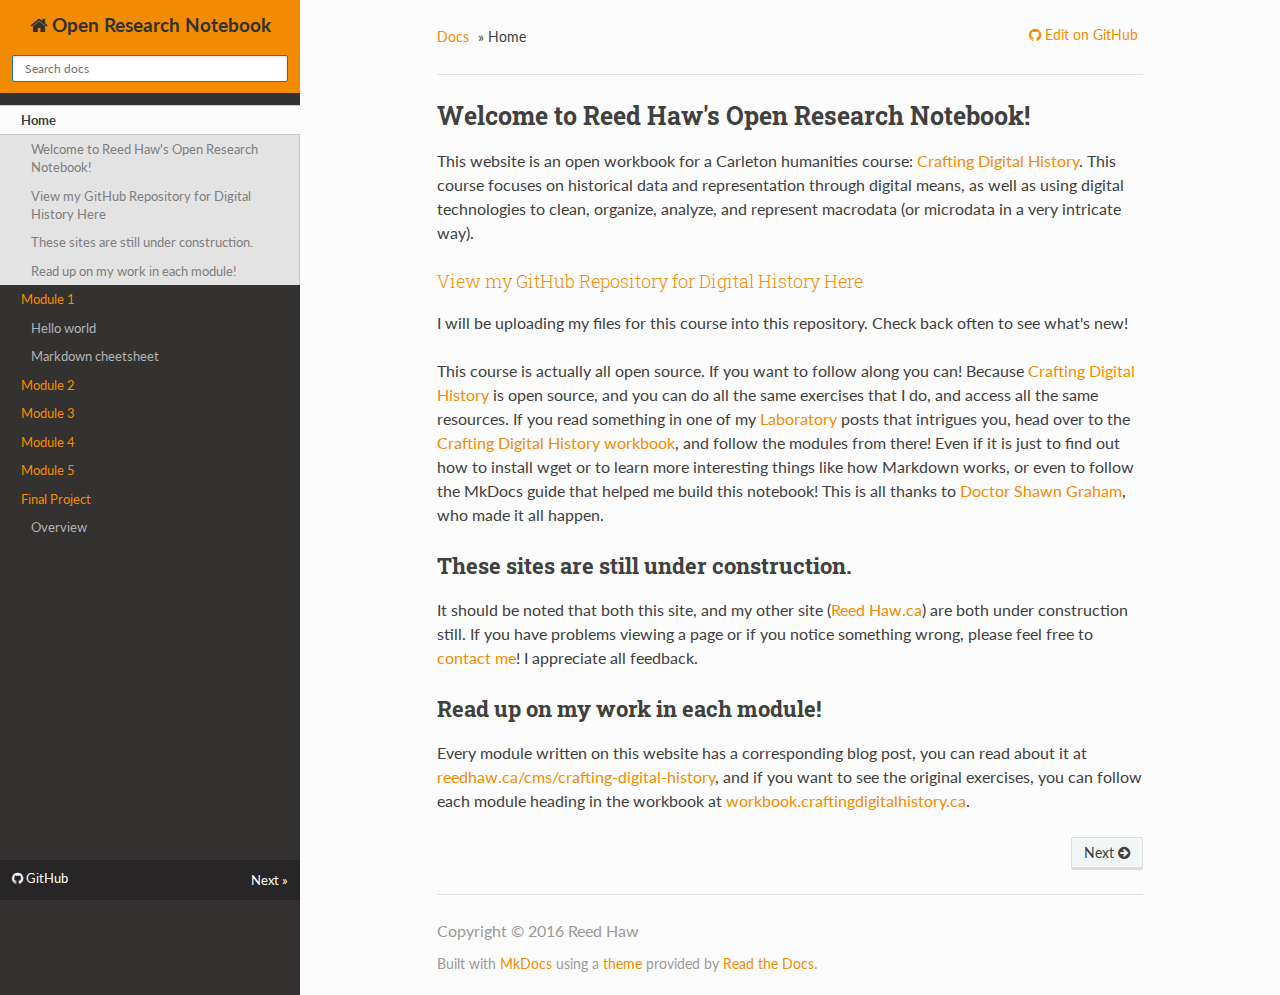
<file: index.html>
<!DOCTYPE html>
<!--[if IE 8]><html class="no-js lt-ie9" lang="en" > <![endif]-->
<!--[if gt IE 8]><!--> <html class="no-js" lang="en" > <!--<![endif]-->
<head>
  <meta charset="utf-8">
  <meta http-equiv="X-UA-Compatible" content="IE=edge">
  <meta name="viewport" content="width=device-width, initial-scale=1.0">
  <meta name="description" content="Open Research notebook for Crafting Digital History | Reed Haw">
  <meta name="author" content="Reed Haw">
  
  <title>Open Research Notebook</title>
  

  <link rel="shortcut icon" href="favicon.png">
  

  
  <link href='https://fonts.googleapis.com/css?family=Lato:400,700|Roboto+Slab:400,700|Inconsolata:400,700' rel='stylesheet' type='text/css'>

  <link rel="stylesheet" href="./css/theme.css" type="text/css" />
  <link rel="stylesheet" href="./css/theme_extra.css" type="text/css" />
  <link rel="stylesheet" href="./css/highlight.css">
  <link href="./theme_extra.css" rel="stylesheet">

  
  <script>
    // Current page data
    var mkdocs_page_name = "None";
    var mkdocs_page_input_path = "index.md";
    var mkdocs_page_url = "/";
  </script>
  
  <script src="./js/jquery-2.1.1.min.js"></script>
  <script src="./js/modernizr-2.8.3.min.js"></script>
  <script type="text/javascript" src="./js/highlight.pack.js"></script>
  <script src="./js/theme.js"></script> 

  
</head>

<body class="wy-body-for-nav" role="document">

  <div class="wy-grid-for-nav">

    
    <nav data-toggle="wy-nav-shift" class="wy-nav-side stickynav">
      <div class="wy-side-nav-search">
        <a href="." class="icon icon-home"> Open Research Notebook</a>
        <div role="search">
  <form id ="rtd-search-form" class="wy-form" action="./search.html" method="get">
    <input type="text" name="q" placeholder="Search docs" />
  </form>
</div>
      </div>

      <div class="wy-menu wy-menu-vertical" data-spy="affix" role="navigation" aria-label="main navigation">
        <ul class="current">
          
            <li>
    <li class="toctree-l1 current">
        <a class="current" href=".">Home</a>
        
            <ul>
            
                <li class="toctree-l3"><a href="#welcome-to-reed-haws-open-research-notebook">Welcome to Reed Haw's Open Research Notebook!</a></li>
                
                    <li><a class="toctree-l4" href="#view-my-github-repository-for-digital-history-here">View my GitHub Repository for Digital History Here</a></li>
                
                    <li><a class="toctree-l4" href="#these-sites-are-still-under-construction">These sites are still under construction.</a></li>
                
                    <li><a class="toctree-l4" href="#read-up-on-my-work-in-each-module">Read up on my work in each module!</a></li>
                
            
            </ul>
        
    </li>
<li>
          
            <li>
    <ul class="subnav">
    <li><span>Module 1</span></li>

        
            
    <li class="toctree-l1 ">
        <a class="" href="hello_world/">Hello world</a>
        
    </li>

        
            
    <li class="toctree-l1 ">
        <a class="" href="markdown_cheetsheet/">Markdown cheetsheet</a>
        
    </li>

        
    </ul>
<li>
          
            <li>
    <li class="toctree-l1 ">
        <a class="" href="Module_2/">Module 2</a>
        
    </li>
<li>
          
            <li>
    <li class="toctree-l1 ">
        <a class="" href="Module_3/">Module 3</a>
        
    </li>
<li>
          
            <li>
    <li class="toctree-l1 ">
        <a class="" href="Module_4/">Module 4</a>
        
    </li>
<li>
          
            <li>
    <li class="toctree-l1 ">
        <a class="" href="Module_5/">Module 5</a>
        
    </li>
<li>
          
            <li>
    <ul class="subnav">
    <li><span>Final Project</span></li>

        
            
    <li class="toctree-l1 ">
        <a class="" href="Overview/">Overview</a>
        
    </li>

        
    </ul>
<li>
          
        </ul>
      </div>
      &nbsp;
    </nav>

    <section data-toggle="wy-nav-shift" class="wy-nav-content-wrap">

      
      <nav class="wy-nav-top" role="navigation" aria-label="top navigation">
        <i data-toggle="wy-nav-top" class="fa fa-bars"></i>
        <a href=".">Open Research Notebook</a>
      </nav>

      
      <div class="wy-nav-content">
        <div class="rst-content">
          <div role="navigation" aria-label="breadcrumbs navigation">
  <ul class="wy-breadcrumbs">
    <li><a href=".">Docs</a> &raquo;</li>
    
      
    
    <li>Home</li>
    <li class="wy-breadcrumbs-aside">
      
        
          <a href="https://github.com/reedhaw/Research-Notebook" class="icon icon-github"> Edit on GitHub</a>
        
      
    </li>
  </ul>
  <hr/>
</div>
          <div role="main">
            <div class="section">
              
                <h1 id="welcome-to-reed-haws-open-research-notebook">Welcome to Reed Haw's Open Research Notebook!</h1>
<p>This website is an open workbook for a Carleton humanities course: <a href="http://site.craftingdigitalhistory.ca/">Crafting Digital History</a>. This course focuses on historical data and representation through digital means, as well as using digital technologies to clean, organize, analyze, and represent macrodata (or microdata in a very intricate way).</p>
<h3 id="view-my-github-repository-for-digital-history-here">View my GitHub Repository for Digital History <a href="https://github.com/reedhaw/Digital-History">Here</a></h3>
<p>I will be uploading my files for this course into this repository. Check back often to see what's new!</p>
<p>This course is actually all open source. If you want to follow along you can! Because <a href="http://site.craftingdigitalhistory.ca/">Crafting Digital History</a> is open source, and you can do all the same exercises that I do, and access all the same resources. If you read something in one of my <a href="https://reedhaw.ca/cms/crafting-digital-history">Laboratory</a> posts that intrigues you, head over to the <a href="http://workbook.craftingdigitalhistory.ca/">Crafting Digital History workbook</a>, and follow the modules from there! Even if it is just to find out how to install wget or to learn more interesting things like how Markdown works, or even to follow the MkDocs guide that helped me build this notebook! This is all thanks to <a href="http://electricarchaeology.ca">Doctor Shawn Graham</a>, who made it all happen.</p>
<h2 id="these-sites-are-still-under-construction">These sites are still under construction.</h2>
<p>It should be noted that both this site, and my other site (<a href="https://reedhaw.ca/cms">Reed Haw.ca</a>) are both under construction still. If you have problems viewing a page or if you notice something wrong, please feel free to <a href="https://reedhaw.ca/cms/contact">contact me</a>! I appreciate all feedback. </p>
<h2 id="read-up-on-my-work-in-each-module">Read up on my work in each module!</h2>
<p>Every module written on this website has a corresponding blog post, you can read about it at <a href="https://reedhaw.ca/cms/crafting-digital-history">reedhaw.ca/cms/crafting-digital-history</a>, and if you want to see the original exercises, you can follow each module heading in the workbook at <a href="http://workbook.craftingdigitalhistory.ca/">workbook.craftingdigitalhistory.ca</a>. </p>
              
            </div>
          </div>
          <footer>
  
    <div class="rst-footer-buttons" role="navigation" aria-label="footer navigation">
      
        <a href="hello_world/" class="btn btn-neutral float-right" title="Hello world">Next <span class="icon icon-circle-arrow-right"></span></a>
      
      
    </div>
  

  <hr/>

  <div role="contentinfo">
    <!-- Copyright etc -->
    
      <p>Copyright © 2016 Reed Haw</p>
    
  </div>

  Built with <a href="http://www.mkdocs.org">MkDocs</a> using a <a href="https://github.com/snide/sphinx_rtd_theme">theme</a> provided by <a href="https://readthedocs.org">Read the Docs</a>.
</footer>
	  
        </div>
      </div>

    </section>

  </div>

<div class="rst-versions" role="note" style="cursor: pointer">
    <span class="rst-current-version" data-toggle="rst-current-version">
      
          <a href="https://github.com/reedhaw/Research-Notebook" class="icon icon-github" style="float: left; color: #fcfcfc"> GitHub</a>
      
      
      
        <span style="margin-left: 15px"><a href="hello_world/" style="color: #fcfcfc">Next &raquo;</a></span>
      
    </span>
</div>

</body>
</html>

<!--
MkDocs version : 0.15.0
Build Date UTC : 2016-04-09 01:23:23.703000
-->
</file>
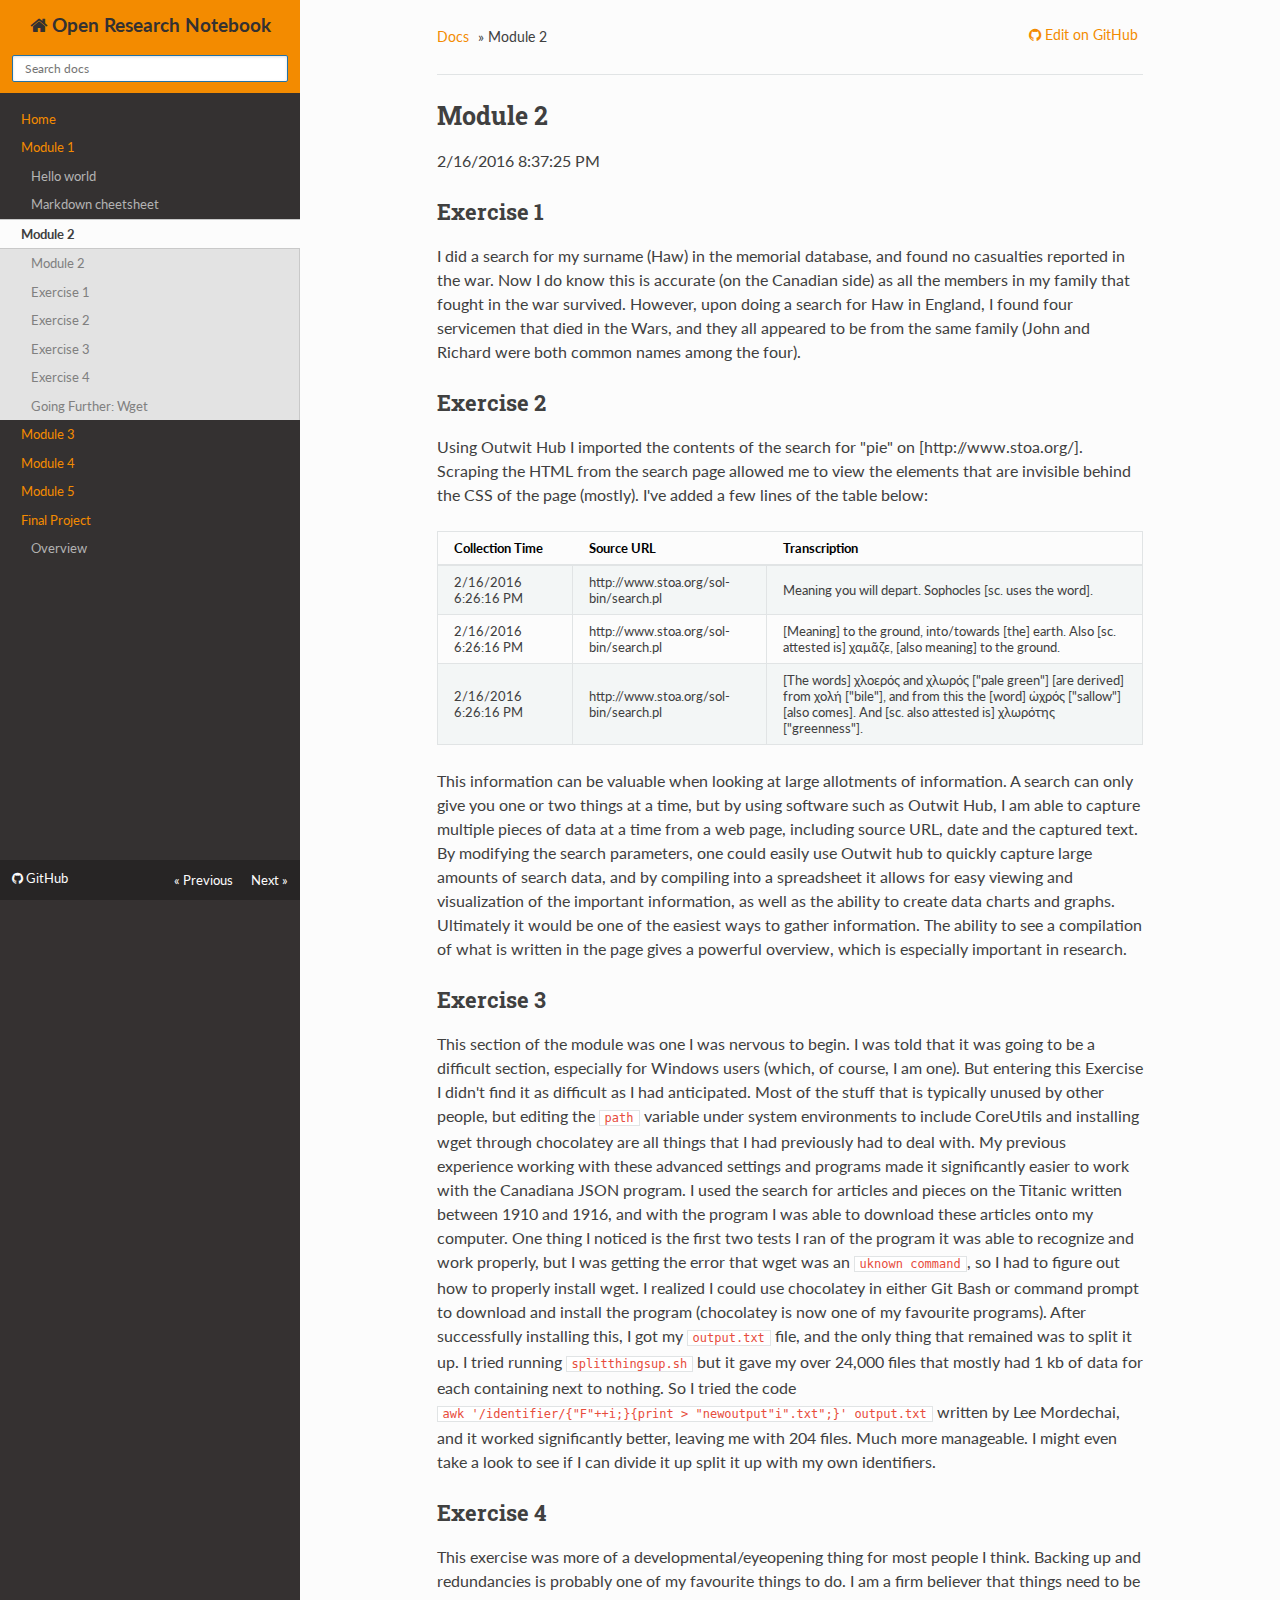
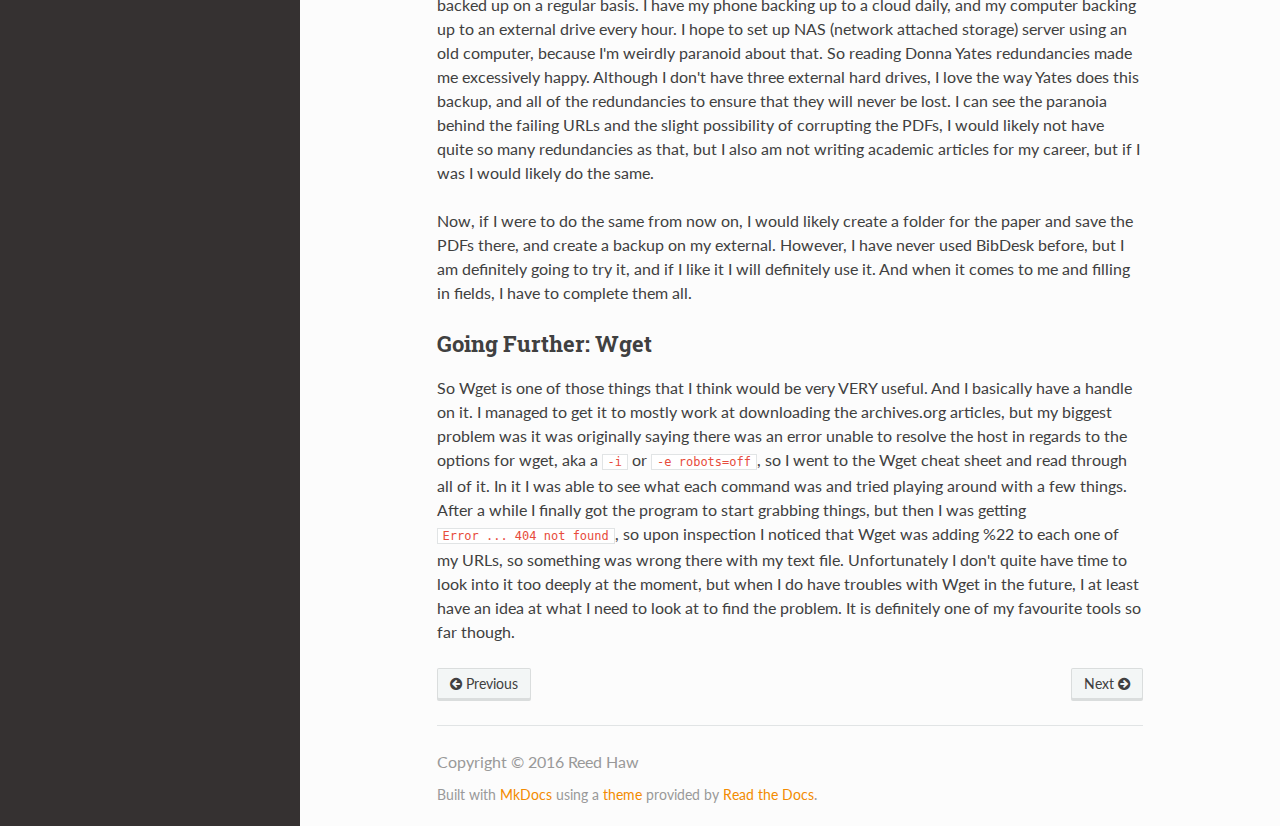
<file: Module_2/index.html>
<!DOCTYPE html>
<!--[if IE 8]><html class="no-js lt-ie9" lang="en" > <![endif]-->
<!--[if gt IE 8]><!--> <html class="no-js" lang="en" > <!--<![endif]-->
<head>
  <meta charset="utf-8">
  <meta http-equiv="X-UA-Compatible" content="IE=edge">
  <meta name="viewport" content="width=device-width, initial-scale=1.0">
  
  <meta name="author" content="Reed Haw">
  
  <title>Module 2 - Open Research Notebook</title>
  

  <link rel="shortcut icon" href="../favicon.png">
  

  
  <link href='https://fonts.googleapis.com/css?family=Lato:400,700|Roboto+Slab:400,700|Inconsolata:400,700' rel='stylesheet' type='text/css'>

  <link rel="stylesheet" href="../css/theme.css" type="text/css" />
  <link rel="stylesheet" href="../css/theme_extra.css" type="text/css" />
  <link rel="stylesheet" href="../css/highlight.css">
  <link href="../theme_extra.css" rel="stylesheet">

  
  <script>
    // Current page data
    var mkdocs_page_name = "Module 2";
    var mkdocs_page_input_path = "Module_2.md";
    var mkdocs_page_url = "/Module_2/";
  </script>
  
  <script src="../js/jquery-2.1.1.min.js"></script>
  <script src="../js/modernizr-2.8.3.min.js"></script>
  <script type="text/javascript" src="../js/highlight.pack.js"></script>
  <script src="../js/theme.js"></script> 

  
</head>

<body class="wy-body-for-nav" role="document">

  <div class="wy-grid-for-nav">

    
    <nav data-toggle="wy-nav-shift" class="wy-nav-side stickynav">
      <div class="wy-side-nav-search">
        <a href=".." class="icon icon-home"> Open Research Notebook</a>
        <div role="search">
  <form id ="rtd-search-form" class="wy-form" action="../search.html" method="get">
    <input type="text" name="q" placeholder="Search docs" />
  </form>
</div>
      </div>

      <div class="wy-menu wy-menu-vertical" data-spy="affix" role="navigation" aria-label="main navigation">
        <ul class="current">
          
            <li>
    <li class="toctree-l1 ">
        <a class="" href="..">Home</a>
        
    </li>
<li>
          
            <li>
    <ul class="subnav">
    <li><span>Module 1</span></li>

        
            
    <li class="toctree-l1 ">
        <a class="" href="../hello_world/">Hello world</a>
        
    </li>

        
            
    <li class="toctree-l1 ">
        <a class="" href="../markdown_cheetsheet/">Markdown cheetsheet</a>
        
    </li>

        
    </ul>
<li>
          
            <li>
    <li class="toctree-l1 current">
        <a class="current" href="./">Module 2</a>
        
            <ul>
            
                <li class="toctree-l3"><a href="#module-2">Module 2</a></li>
                
                    <li><a class="toctree-l4" href="#exercise-1">Exercise 1</a></li>
                
                    <li><a class="toctree-l4" href="#exercise-2">Exercise 2</a></li>
                
                    <li><a class="toctree-l4" href="#exercise-3">Exercise 3</a></li>
                
                    <li><a class="toctree-l4" href="#exercise-4">Exercise 4</a></li>
                
                    <li><a class="toctree-l4" href="#going-further-wget">Going Further: Wget</a></li>
                
            
            </ul>
        
    </li>
<li>
          
            <li>
    <li class="toctree-l1 ">
        <a class="" href="../Module_3/">Module 3</a>
        
    </li>
<li>
          
            <li>
    <li class="toctree-l1 ">
        <a class="" href="../Module_4/">Module 4</a>
        
    </li>
<li>
          
            <li>
    <li class="toctree-l1 ">
        <a class="" href="../Module_5/">Module 5</a>
        
    </li>
<li>
          
            <li>
    <ul class="subnav">
    <li><span>Final Project</span></li>

        
            
    <li class="toctree-l1 ">
        <a class="" href="../Overview/">Overview</a>
        
    </li>

        
    </ul>
<li>
          
        </ul>
      </div>
      &nbsp;
    </nav>

    <section data-toggle="wy-nav-shift" class="wy-nav-content-wrap">

      
      <nav class="wy-nav-top" role="navigation" aria-label="top navigation">
        <i data-toggle="wy-nav-top" class="fa fa-bars"></i>
        <a href="..">Open Research Notebook</a>
      </nav>

      
      <div class="wy-nav-content">
        <div class="rst-content">
          <div role="navigation" aria-label="breadcrumbs navigation">
  <ul class="wy-breadcrumbs">
    <li><a href="..">Docs</a> &raquo;</li>
    
      
    
    <li>Module 2</li>
    <li class="wy-breadcrumbs-aside">
      
        
          <a href="https://github.com/reedhaw/Research-Notebook" class="icon icon-github"> Edit on GitHub</a>
        
      
    </li>
  </ul>
  <hr/>
</div>
          <div role="main">
            <div class="section">
              
                <h1 id="module-2">Module 2</h1>
<p>2/16/2016 8:37:25 PM </p>
<h2 id="exercise-1">Exercise 1</h2>
<p>I did a search for my surname (Haw) in the memorial database, and found no casualties reported in the war. Now I do know this is accurate (on the Canadian side) as all the members in my family that fought in the war survived. However, upon doing a search for Haw in England, I found four servicemen that died in the Wars, and they all appeared to be from the same family (John and Richard were both common names among the four). </p>
<h2 id="exercise-2">Exercise 2</h2>
<p>Using Outwit Hub I imported the contents of the search for "pie" on [http://www.stoa.org/]. Scraping the HTML from the search page allowed me to view the elements that are invisible behind the CSS of the page (mostly). I've added a few lines of the table below:</p>
<table>
<thead>
<tr>
<th>Collection Time</th>
<th>Source URL</th>
<th>Transcription</th>
</tr>
</thead>
<tbody>
<tr>
<td>2/16/2016 6:26:16 PM</td>
<td>http://www.stoa.org/sol-bin/search.pl</td>
<td>Meaning you will depart. Sophocles [sc. uses the word].</td>
</tr>
<tr>
<td>2/16/2016 6:26:16 PM</td>
<td>http://www.stoa.org/sol-bin/search.pl</td>
<td>[Meaning] to the ground, into/towards [the] earth. Also [sc. attested is] χαμᾶζε, [also meaning] to the ground.</td>
</tr>
<tr>
<td>2/16/2016 6:26:16 PM</td>
<td>http://www.stoa.org/sol-bin/search.pl</td>
<td>[The words] χλοερός and χλωρός ["pale green"] [are derived] from χολή ["bile"], and from this the [word] ὠχρός ["sallow"] [also comes]. And [sc. also attested is] χλωρότης ["greenness"].</td>
</tr>
</tbody>
</table>
<p>This information can be valuable when looking at large allotments of information. A search can only give you one or two things at a time, but by using software such as Outwit Hub, I am able to capture multiple pieces of data at a time from a web page, including source URL, date and the captured text. By modifying the search parameters, one could easily use Outwit hub to quickly capture large amounts of search data, and by compiling into a spreadsheet it allows for  easy viewing and visualization of the important information, as well as the ability to create data charts and graphs. Ultimately it would be one of the easiest ways to gather information. The ability to see a compilation of what is written in the page gives a powerful overview, which is especially important in research. </p>
<h2 id="exercise-3">Exercise 3</h2>
<p>This section of the module was one I was nervous to begin. I was told that it was going to be a difficult section, especially for Windows users (which, of course, I am one). But entering this Exercise I didn't find it as difficult as I had anticipated. Most of the stuff that is typically unused by other people, but editing the <code>path</code> variable under system environments to include CoreUtils and installing wget through chocolatey are all things that I had previously had to deal with. My previous experience working with these advanced settings and programs made it significantly easier to work with the Canadiana JSON program. I used the search for articles and pieces on the Titanic written between 1910 and 1916, and with the program I was able to download these articles onto my computer. One thing I noticed is the first two tests I ran of the program it was able to recognize and work properly, but I was getting the error that wget was an <code>uknown command</code>, so I had to figure out how to properly install wget. I realized I could use chocolatey in either Git Bash or command prompt to download and install the program (chocolatey is now one of my favourite programs). After successfully installing this, I got my <code>output.txt</code> file, and the only thing that remained was to split it up. I tried running <code>splitthingsup.sh</code> but it gave my over 24,000 files that mostly had 1 kb of data for each containing next to nothing. So I tried the code <code>awk '/identifier/{"F"++i;}{print &gt; "newoutput"i".txt";}' output.txt</code> written by Lee Mordechai, and it worked significantly better, leaving me with 204 files. Much more manageable. I might even take a look to see if I can divide it up split it up with my own identifiers. </p>
<h2 id="exercise-4">Exercise 4</h2>
<p>This exercise was more of a developmental/eyeopening thing for most people I think. Backing up and redundancies is probably one of my favourite things to do. I am a firm believer that things need to be backed up on a regular basis. I have my phone backing up to a cloud daily, and my computer backing up to an external drive every hour. I hope to set up NAS (network attached storage) server using an old computer, because I'm weirdly paranoid about that. So reading Donna Yates redundancies made me excessively happy. Although I don't have three external hard drives, I love the way Yates does this backup, and all of the redundancies to ensure that they will never be lost. I can see the paranoia behind the failing URLs and the slight possibility of corrupting the PDFs, I would likely not have quite so many redundancies as that, but I also am not writing academic articles for my career, but if I was I would likely do the same. </p>
<p>Now, if I were to do the same from now on, I would likely create a folder for the paper and save the PDFs there, and create a backup on my external. However, I have never used BibDesk before, but I am definitely going to try it, and if I like it I will definitely use it. And when it comes to me and filling in fields, I have to complete them all. </p>
<h2 id="going-further-wget">Going Further: Wget</h2>
<p>So Wget is one of those things that I think would be very VERY useful. And I basically have a handle on it. I managed to get it to mostly work at downloading the archives.org articles, but my biggest problem was it was originally saying there was an error unable to resolve the host in regards to the options for wget, aka a <code>-i</code> or <code>-e robots=off</code>, so I went to the Wget cheat sheet and read through all of it. In it I was able to see what each command was and tried playing around with a few things. After a while I finally got the program to start grabbing things, but then I was getting <code>Error ... 404 not found</code>, so upon inspection I noticed that Wget was adding %22 to each one of my URLs, so something was wrong there with my text file. Unfortunately I don't quite have time to look into it too deeply at the moment, but when I do have troubles with Wget in the future, I at least have an idea at what I need to look at to find the problem. It is definitely one of my favourite tools so far though. </p>
              
            </div>
          </div>
          <footer>
  
    <div class="rst-footer-buttons" role="navigation" aria-label="footer navigation">
      
        <a href="../Module_3/" class="btn btn-neutral float-right" title="Module 3">Next <span class="icon icon-circle-arrow-right"></span></a>
      
      
        <a href="../markdown_cheetsheet/" class="btn btn-neutral" title="Markdown cheetsheet"><span class="icon icon-circle-arrow-left"></span> Previous</a>
      
    </div>
  

  <hr/>

  <div role="contentinfo">
    <!-- Copyright etc -->
    
      <p>Copyright © 2016 Reed Haw</p>
    
  </div>

  Built with <a href="http://www.mkdocs.org">MkDocs</a> using a <a href="https://github.com/snide/sphinx_rtd_theme">theme</a> provided by <a href="https://readthedocs.org">Read the Docs</a>.
</footer>
	  
        </div>
      </div>

    </section>

  </div>

<div class="rst-versions" role="note" style="cursor: pointer">
    <span class="rst-current-version" data-toggle="rst-current-version">
      
          <a href="https://github.com/reedhaw/Research-Notebook" class="icon icon-github" style="float: left; color: #fcfcfc"> GitHub</a>
      
      
        <span><a href="../markdown_cheetsheet/" style="color: #fcfcfc;">&laquo; Previous</a></span>
      
      
        <span style="margin-left: 15px"><a href="../Module_3/" style="color: #fcfcfc">Next &raquo;</a></span>
      
    </span>
</div>

</body>
</html>
</file>
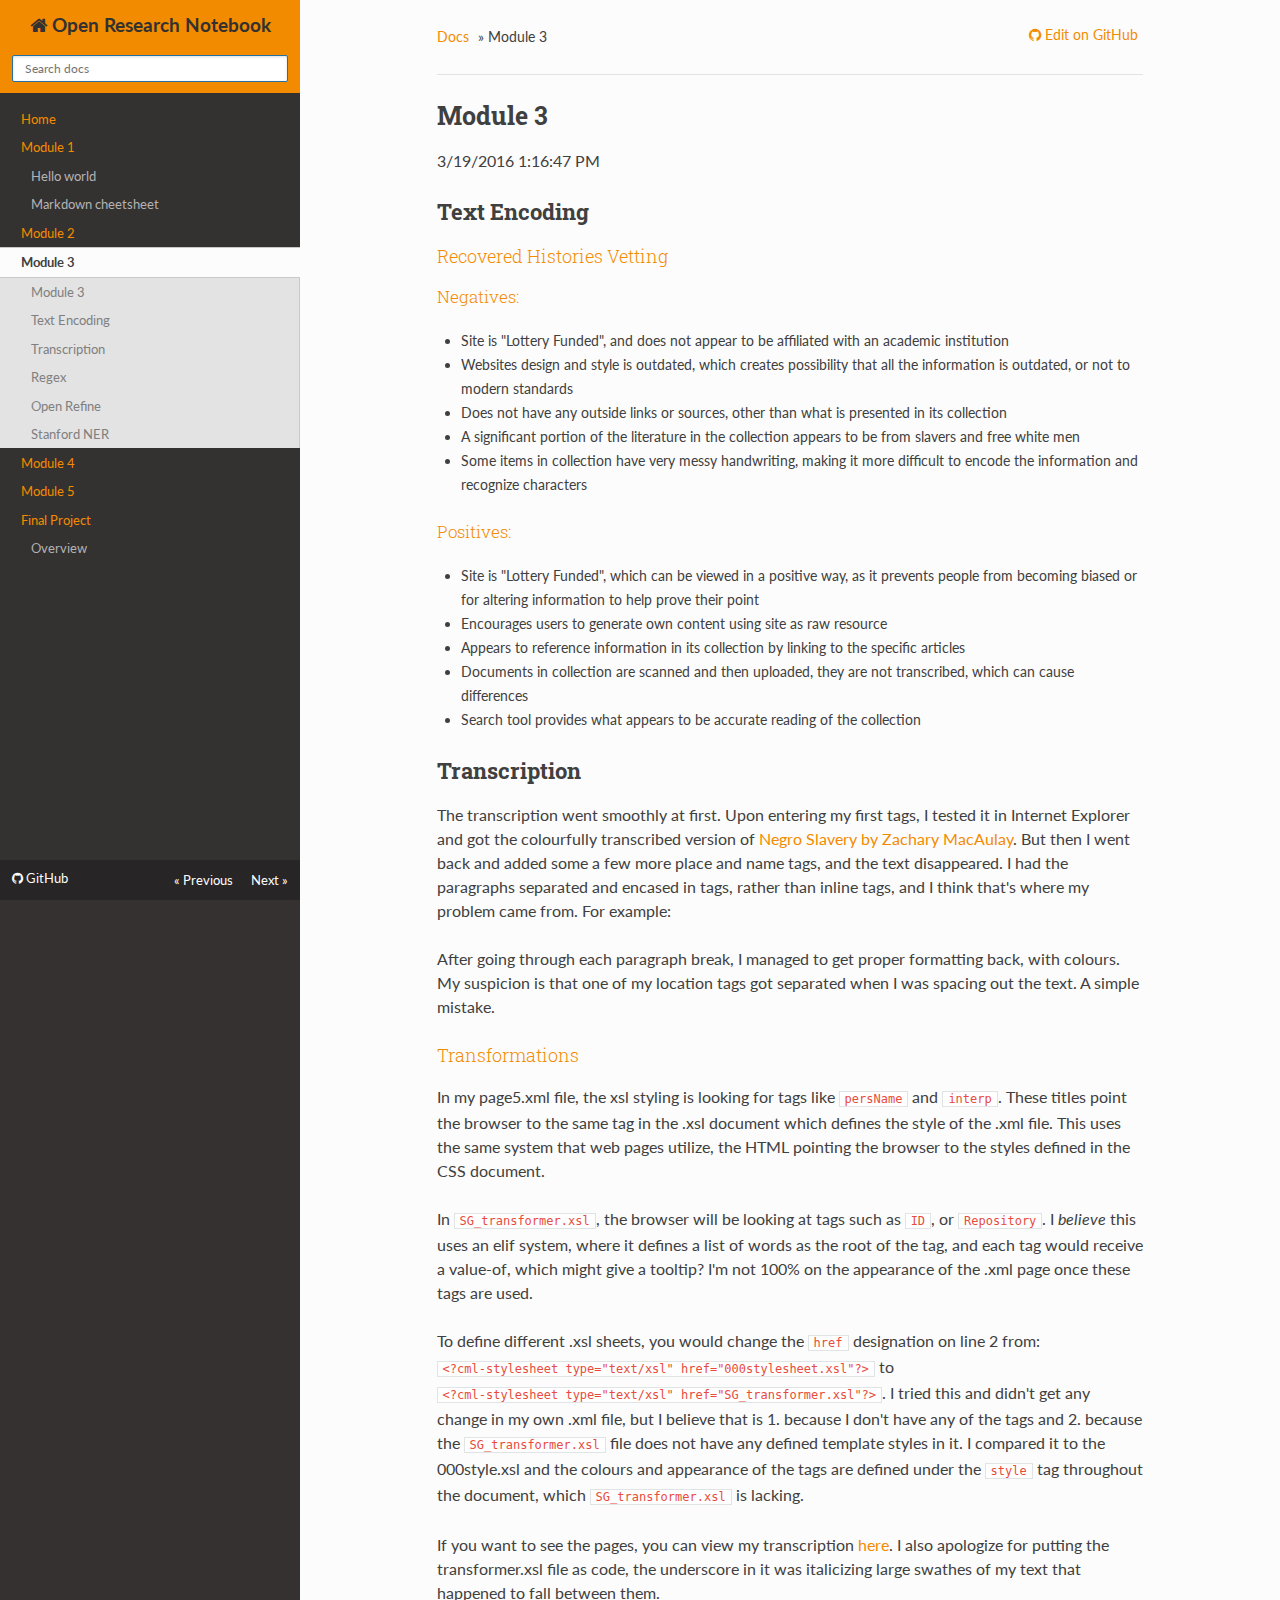
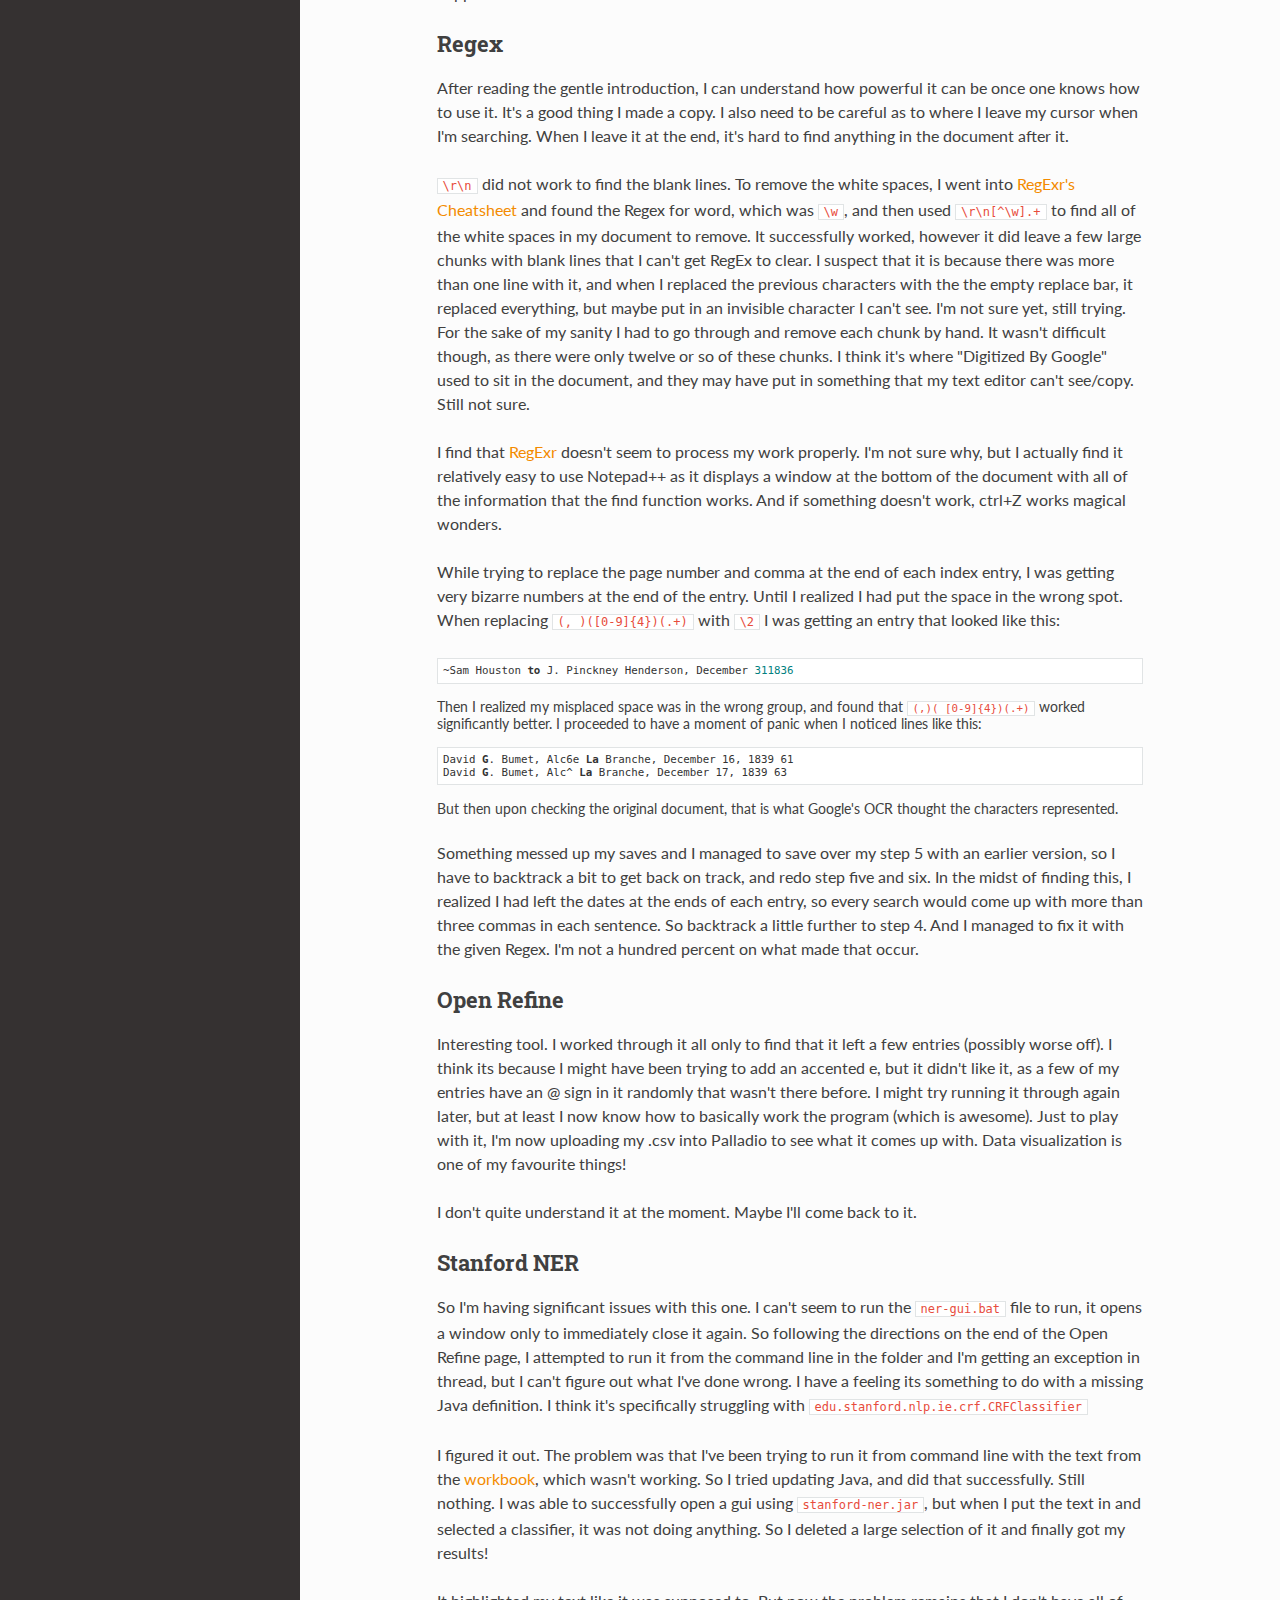
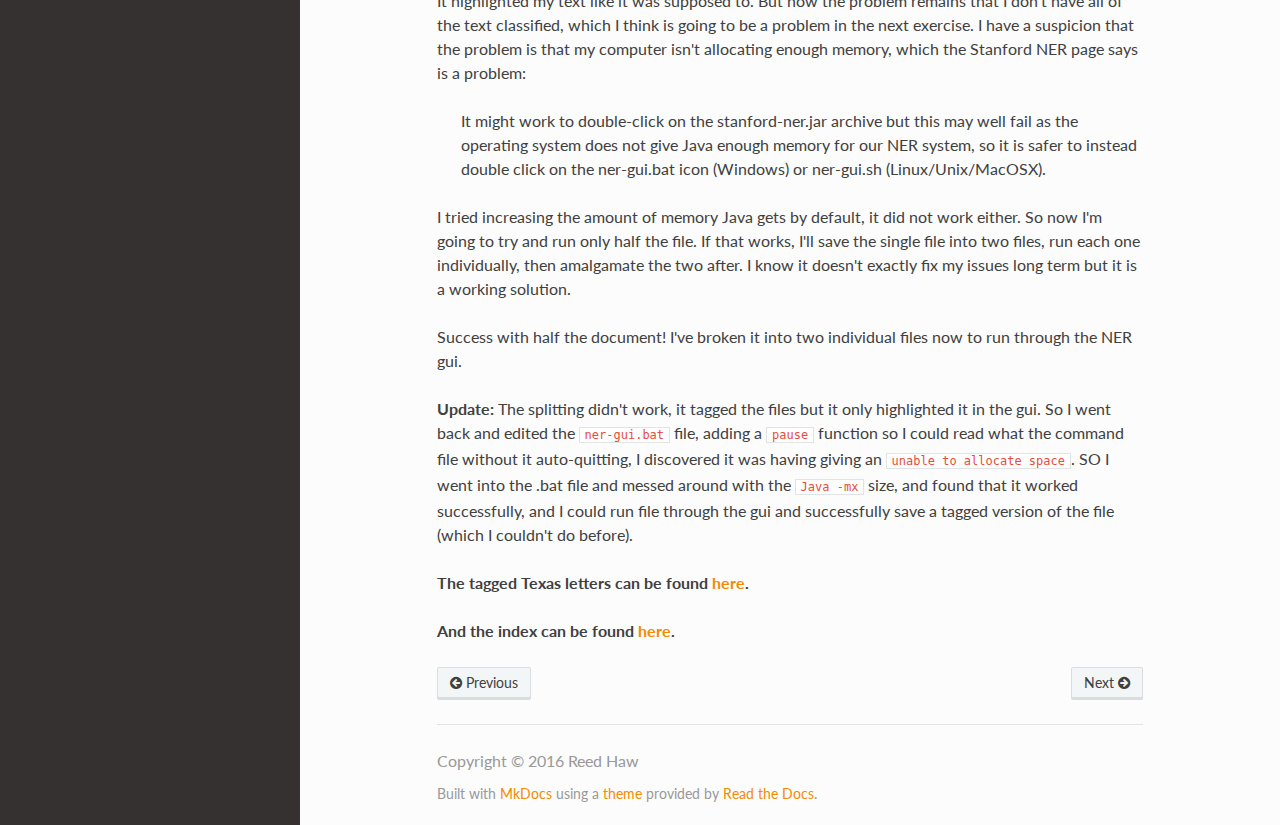
<file: Module_3/index.html>
<!DOCTYPE html>
<!--[if IE 8]><html class="no-js lt-ie9" lang="en" > <![endif]-->
<!--[if gt IE 8]><!--> <html class="no-js" lang="en" > <!--<![endif]-->
<head>
  <meta charset="utf-8">
  <meta http-equiv="X-UA-Compatible" content="IE=edge">
  <meta name="viewport" content="width=device-width, initial-scale=1.0">
  
  <meta name="author" content="Reed Haw">
  
  <title>Module 3 - Open Research Notebook</title>
  

  <link rel="shortcut icon" href="../favicon.png">
  

  
  <link href='https://fonts.googleapis.com/css?family=Lato:400,700|Roboto+Slab:400,700|Inconsolata:400,700' rel='stylesheet' type='text/css'>

  <link rel="stylesheet" href="../css/theme.css" type="text/css" />
  <link rel="stylesheet" href="../css/theme_extra.css" type="text/css" />
  <link rel="stylesheet" href="../css/highlight.css">
  <link href="../theme_extra.css" rel="stylesheet">

  
  <script>
    // Current page data
    var mkdocs_page_name = "Module 3";
    var mkdocs_page_input_path = "Module_3.md";
    var mkdocs_page_url = "/Module_3/";
  </script>
  
  <script src="../js/jquery-2.1.1.min.js"></script>
  <script src="../js/modernizr-2.8.3.min.js"></script>
  <script type="text/javascript" src="../js/highlight.pack.js"></script>
  <script src="../js/theme.js"></script> 

  
</head>

<body class="wy-body-for-nav" role="document">

  <div class="wy-grid-for-nav">

    
    <nav data-toggle="wy-nav-shift" class="wy-nav-side stickynav">
      <div class="wy-side-nav-search">
        <a href=".." class="icon icon-home"> Open Research Notebook</a>
        <div role="search">
  <form id ="rtd-search-form" class="wy-form" action="../search.html" method="get">
    <input type="text" name="q" placeholder="Search docs" />
  </form>
</div>
      </div>

      <div class="wy-menu wy-menu-vertical" data-spy="affix" role="navigation" aria-label="main navigation">
        <ul class="current">
          
            <li>
    <li class="toctree-l1 ">
        <a class="" href="..">Home</a>
        
    </li>
<li>
          
            <li>
    <ul class="subnav">
    <li><span>Module 1</span></li>

        
            
    <li class="toctree-l1 ">
        <a class="" href="../hello_world/">Hello world</a>
        
    </li>

        
            
    <li class="toctree-l1 ">
        <a class="" href="../markdown_cheetsheet/">Markdown cheetsheet</a>
        
    </li>

        
    </ul>
<li>
          
            <li>
    <li class="toctree-l1 ">
        <a class="" href="../Module_2/">Module 2</a>
        
    </li>
<li>
          
            <li>
    <li class="toctree-l1 current">
        <a class="current" href="./">Module 3</a>
        
            <ul>
            
                <li class="toctree-l3"><a href="#module-3">Module 3</a></li>
                
                    <li><a class="toctree-l4" href="#text-encoding">Text Encoding</a></li>
                
                    <li><a class="toctree-l4" href="#transcription">Transcription</a></li>
                
                    <li><a class="toctree-l4" href="#regex">Regex</a></li>
                
                    <li><a class="toctree-l4" href="#open-refine">Open Refine</a></li>
                
                    <li><a class="toctree-l4" href="#stanford-ner">Stanford NER</a></li>
                
            
            </ul>
        
    </li>
<li>
          
            <li>
    <li class="toctree-l1 ">
        <a class="" href="../Module_4/">Module 4</a>
        
    </li>
<li>
          
            <li>
    <li class="toctree-l1 ">
        <a class="" href="../Module_5/">Module 5</a>
        
    </li>
<li>
          
            <li>
    <ul class="subnav">
    <li><span>Final Project</span></li>

        
            
    <li class="toctree-l1 ">
        <a class="" href="../Overview/">Overview</a>
        
    </li>

        
    </ul>
<li>
          
        </ul>
      </div>
      &nbsp;
    </nav>

    <section data-toggle="wy-nav-shift" class="wy-nav-content-wrap">

      
      <nav class="wy-nav-top" role="navigation" aria-label="top navigation">
        <i data-toggle="wy-nav-top" class="fa fa-bars"></i>
        <a href="..">Open Research Notebook</a>
      </nav>

      
      <div class="wy-nav-content">
        <div class="rst-content">
          <div role="navigation" aria-label="breadcrumbs navigation">
  <ul class="wy-breadcrumbs">
    <li><a href="..">Docs</a> &raquo;</li>
    
      
    
    <li>Module 3</li>
    <li class="wy-breadcrumbs-aside">
      
        
          <a href="https://github.com/reedhaw/Research-Notebook" class="icon icon-github"> Edit on GitHub</a>
        
      
    </li>
  </ul>
  <hr/>
</div>
          <div role="main">
            <div class="section">
              
                <h1 id="module-3">Module 3</h1>
<p>3/19/2016 1:16:47 PM </p>
<h2 id="text-encoding">Text Encoding</h2>
<h3 id="recovered-histories-vetting"><a href="http://www.recoveredhistories.org">Recovered Histories</a> Vetting</h3>
<h4 id="negatives">Negatives:</h4>
<ul>
<li>Site is "Lottery Funded", and does not appear to be affiliated with an academic institution</li>
<li>Websites design and style is outdated, which creates possibility that all the information is outdated, or not to modern standards </li>
<li>Does not have any outside links or sources, other than what is presented in its collection </li>
<li>A significant portion of the literature in the collection appears to be from slavers and free white men</li>
<li>Some items in collection have very messy handwriting, making it more difficult to encode the information and recognize characters </li>
</ul>
<h4 id="positives">Positives:</h4>
<ul>
<li>Site is "Lottery Funded", which can be viewed in a positive way, as it prevents people from becoming biased or for altering information to help prove their point</li>
<li>Encourages users to generate own content using site as raw resource</li>
<li>Appears to reference information in its collection by linking to the specific articles</li>
<li>Documents in collection are scanned and then uploaded, they are not transcribed, which can cause differences</li>
<li>Search tool provides what appears to be accurate reading of the collection</li>
</ul>
<h2 id="transcription">Transcription</h2>
<p>The transcription went smoothly at first. Upon entering my first tags, I tested it in Internet Explorer and got the colourfully transcribed version of <a href="http://www.recoveredhistories.org/pamphlet1.php?page=1&amp;amp;orderby=MaxID&amp;amp;catid=66">Negro Slavery by Zachary MacAulay</a>. But then I went back and added some a few more place and name tags, and the text disappeared. I had the paragraphs separated and encased in tags, rather than inline tags, and I think that's where my problem came from. For example:</p>
<p>After going through each paragraph break, I managed to get proper formatting back, with colours. My suspicion is that one of my location tags got separated when I was spacing out the text. A simple mistake.  </p>
<h3 id="transformations">Transformations</h3>
<p>In my page5.xml file, the xsl styling is looking for tags like <code>persName</code> and <code>interp</code>. These titles point the browser to the same tag in the .xsl document which defines the style of the .xml file. This uses the same system that web pages utilize, the HTML pointing the browser to the styles defined in the CSS document. </p>
<p>In <code>SG_transformer.xsl</code>, the browser will be looking at tags such as <code>ID</code>, or <code>Repository</code>. I <em>believe</em> this uses an elif system, where it defines a list of words as the root of the tag, and each tag would receive a value-of, which might give a tooltip? I'm not 100% on the appearance of the .xml page once these tags are used. </p>
<p>To define different .xsl sheets, you would change the <code>href</code> designation on line 2 from: <code>&lt;?cml-stylesheet type="text/xsl" href="000stylesheet.xsl"?&gt;</code> to <code>&lt;?cml-stylesheet type="text/xsl" href="SG_transformer.xsl"?&gt;</code>. I tried this and didn't get any change in my own .xml file, but I believe that is 1. because I don't have any of the tags and 2. because the <code>SG_transformer.xsl</code> file does not have any defined template styles in it. I compared it to the 000style.xsl and the colours and appearance of the tags are defined under the <code>style</code> tag throughout the document, which <code>SG_transformer.xsl</code> is lacking. </p>
<p>If you want to see the pages, you can view my transcription <a href="http://reedhaw.github.io/page5">here</a>. I also apologize for putting the transformer.xsl file as code, the underscore in it was italicizing large swathes of my text that happened to fall between them. </p>
<h2 id="regex">Regex</h2>
<p>After reading the gentle introduction, I can understand how powerful it can be once one knows how to use it. It's a good thing I made a copy. I also need to be careful as to where I leave my cursor when I'm searching. When I leave it at the end, it's hard to find anything in the document after it. </p>
<p><code>\r\n</code> did not work to find the blank lines. To remove the white spaces, I went into <a href="http://regexr.com/">RegExr's Cheatsheet</a> and found the Regex for word, which was <code>\w</code>, and then used <code>\r\n[^\w].+</code> to find all of the white spaces in my document to remove. It successfully worked, however it did leave a few large chunks with blank lines that I can't get RegEx to clear. I suspect that it is because there was more than one line with it, and when I replaced the previous characters with the the empty replace bar, it replaced everything, but maybe put in an invisible character I can't see. I'm not sure yet, still trying. For the sake of my sanity I had to go through and remove each chunk by hand. It wasn't difficult though, as there were only twelve or so of these chunks. I think it's where "Digitized By Google" used to sit in the document, and they may have put in something that my text editor can't see/copy. Still not sure.  </p>
<p>I find that <a href="http://regexr.com/">RegExr</a> doesn't seem to process my work properly. I'm not sure why, but I actually find it relatively easy to use Notepad++ as it displays a window at the bottom of the document with all of the information that the find function works. And if something doesn't work, ctrl+Z works magical wonders. </p>
<p>While trying to replace the page number and comma at the end of each index entry, I was getting very bizarre numbers at the end of the entry. Until I realized I had put the space in the wrong spot. When replacing <code>(, )([0-9]{4})(.+)</code> with <code>\2</code> I was getting an entry that looked like this: 
<pre><code>~Sam Houston to J. Pinckney Henderson, December 311836</pre></code>
Then I realized my misplaced space was in the wrong group, and found that <code>(,)( [0-9]{4})(.+)</code> worked significantly better. I proceeded to have a moment of panic when I noticed lines like this: 
<pre><code>David G. Bumet, Alc6e La Branche, December 16, 1839 61
David G. Bumet, Alc^ La Branche, December 17, 1839 63</code></pre>
But then upon checking the original document, that is what Google's OCR thought the characters represented.</p>
<p>Something messed up my saves and I managed to save over my step 5 with an earlier version, so I have to backtrack a bit to get back on track, and redo step five and six. In the midst of finding this, I realized I had left the dates at the ends of each entry, so every search would come up with more than three commas in each sentence. So backtrack a little further to step 4. And I managed to fix it with the given Regex. I'm not a hundred percent on what made that occur. </p>
<h2 id="open-refine">Open Refine</h2>
<p>Interesting tool. I worked through it all only to find that it left a few entries (possibly worse off). I think its because I might have been trying to add an accented e, but it didn't like it, as a few of my entries have an @ sign in it randomly that wasn't there before. I might try running it through again later, but at least I now know how to basically work the program (which is awesome). Just to play with it, I'm now uploading my .csv into Palladio to see what it comes up with. Data visualization is one of my favourite things! </p>
<p>I don't quite understand it at the moment. Maybe I'll come back to it. </p>
<h2 id="stanford-ner">Stanford NER</h2>
<p>So I'm having significant issues with this one. I can't seem to run the <code>ner-gui.bat</code> file to run, it opens a window only to immediately close it again. So following the directions on the end of the Open Refine page, I attempted to run it from the command line in the folder and I'm getting an exception in thread, but I can't figure out what I've done wrong. I have a feeling its something to do with a missing Java definition. I think it's specifically struggling with <code>edu.stanford.nlp.ie.crf.CRFClassifier</code>  </p>
<p>I figured it out. The problem was that I've been trying to run it from command line with the text from the <a href="http://workbook.craftingdigitalhistory.ca/supporting%20materials/ner/">workbook</a>, which wasn't working. So I tried updating Java, and did that successfully. Still nothing. I was able to successfully open a gui using <code>stanford-ner.jar</code>, but when I put the text in and selected a classifier, it was not doing anything. So I deleted a large selection of it and finally got my results! </p>
<p>It highlighted my text like it was supposed to. But now the problem remains that I don't have all of the text classified, which I think is going to be a problem in the next exercise. I have a suspicion that the problem is that my computer isn't allocating enough memory, which the Stanford NER page says is a problem: </p>
<blockquote>
<p>It might work to double-click on the stanford-ner.jar archive but this may well fail as the operating system does not give Java enough memory for our NER system, so it is safer to instead double click on the ner-gui.bat icon (Windows) or ner-gui.sh (Linux/Unix/MacOSX).</p>
</blockquote>
<p>I tried increasing the amount of memory Java gets by default, it did not work either. So now I'm going to try and run only half the file. If that works, I'll save the single file into two files, run each one individually, then amalgamate the two after. I know it doesn't exactly fix my issues long term but it is a working solution. </p>
<p>Success with half the document! I've broken it into two individual files now to run through the NER gui.</p>
<p><strong>Update:</strong>
The splitting didn't work, it tagged the files but it only highlighted it in the gui. So I went back and edited the <code>ner-gui.bat</code> file, adding a <code>pause</code> function so I could read what the command file without it auto-quitting, I discovered it was having giving an <code>unable to allocate space</code>. SO I went into the .bat file and messed around with the <code>Java -mx</code> size, and found that it worked successfully, and I could run file through the gui and successfully save a tagged version of the file (which I couldn't do before). </p>
<p><strong>The tagged Texas letters can be found <a href="http://reedhaw.github.io/tagged-texas-letters.txt">here</a>.</strong></p>
<p><strong>And the index can be found <a href="https://github.com/reedhaw/reedhaw.github.io/blob/master/cleaned-texas-index.csv">here</a>.</strong></p>
              
            </div>
          </div>
          <footer>
  
    <div class="rst-footer-buttons" role="navigation" aria-label="footer navigation">
      
        <a href="../Module_4/" class="btn btn-neutral float-right" title="Module 4">Next <span class="icon icon-circle-arrow-right"></span></a>
      
      
        <a href="../Module_2/" class="btn btn-neutral" title="Module 2"><span class="icon icon-circle-arrow-left"></span> Previous</a>
      
    </div>
  

  <hr/>

  <div role="contentinfo">
    <!-- Copyright etc -->
    
      <p>Copyright © 2016 Reed Haw</p>
    
  </div>

  Built with <a href="http://www.mkdocs.org">MkDocs</a> using a <a href="https://github.com/snide/sphinx_rtd_theme">theme</a> provided by <a href="https://readthedocs.org">Read the Docs</a>.
</footer>
	  
        </div>
      </div>

    </section>

  </div>

<div class="rst-versions" role="note" style="cursor: pointer">
    <span class="rst-current-version" data-toggle="rst-current-version">
      
          <a href="https://github.com/reedhaw/Research-Notebook" class="icon icon-github" style="float: left; color: #fcfcfc"> GitHub</a>
      
      
        <span><a href="../Module_2/" style="color: #fcfcfc;">&laquo; Previous</a></span>
      
      
        <span style="margin-left: 15px"><a href="../Module_4/" style="color: #fcfcfc">Next &raquo;</a></span>
      
    </span>
</div>

</body>
</html>
</file>
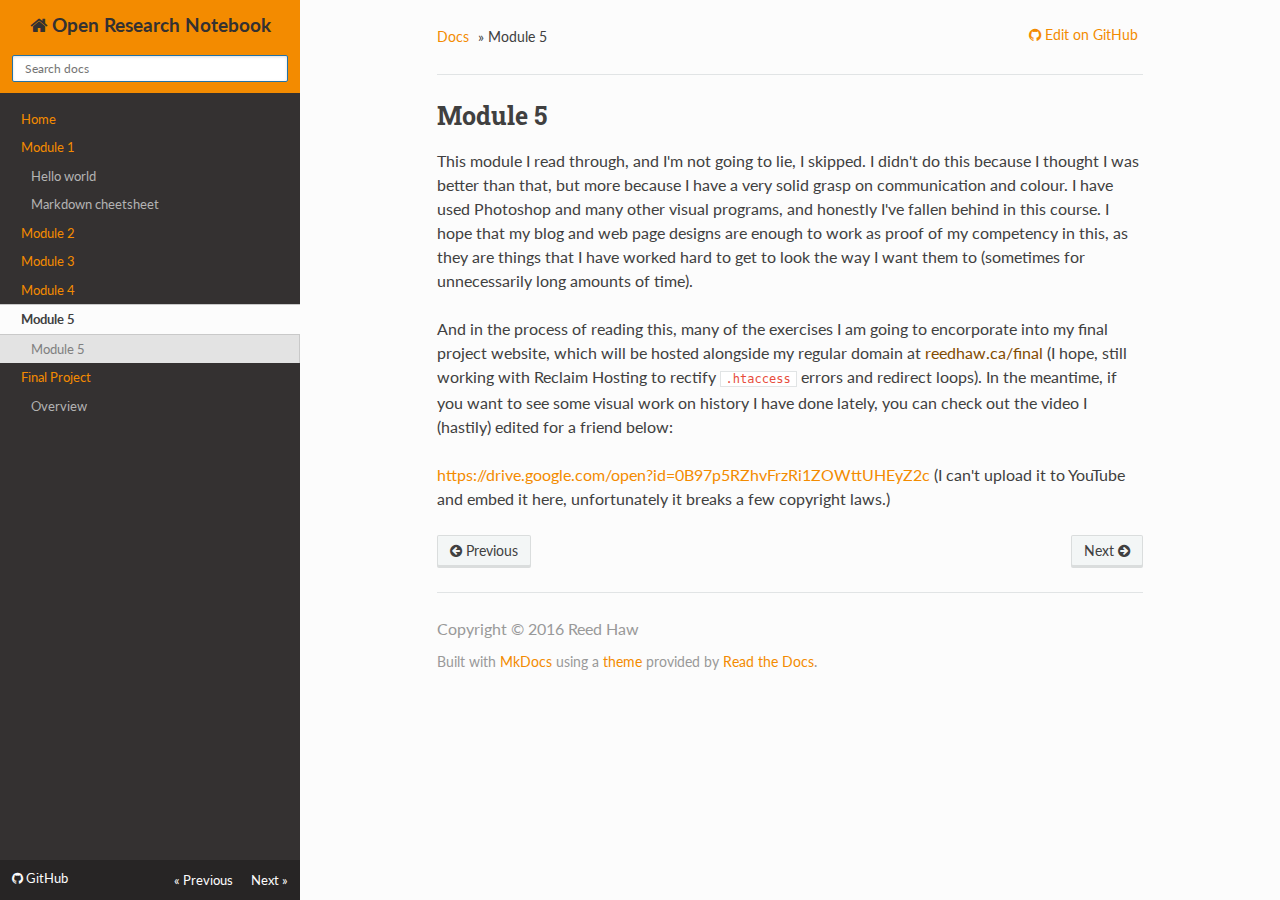
<file: Module_5/index.html>
<!DOCTYPE html>
<!--[if IE 8]><html class="no-js lt-ie9" lang="en" > <![endif]-->
<!--[if gt IE 8]><!--> <html class="no-js" lang="en" > <!--<![endif]-->
<head>
  <meta charset="utf-8">
  <meta http-equiv="X-UA-Compatible" content="IE=edge">
  <meta name="viewport" content="width=device-width, initial-scale=1.0">
  
  <meta name="author" content="Reed Haw">
  
  <title>Module 5 - Open Research Notebook</title>
  

  <link rel="shortcut icon" href="../favicon.png">
  

  
  <link href='https://fonts.googleapis.com/css?family=Lato:400,700|Roboto+Slab:400,700|Inconsolata:400,700' rel='stylesheet' type='text/css'>

  <link rel="stylesheet" href="../css/theme.css" type="text/css" />
  <link rel="stylesheet" href="../css/theme_extra.css" type="text/css" />
  <link rel="stylesheet" href="../css/highlight.css">
  <link href="../theme_extra.css" rel="stylesheet">

  
  <script>
    // Current page data
    var mkdocs_page_name = "Module 5";
    var mkdocs_page_input_path = "Module_5.md";
    var mkdocs_page_url = "/Module_5/";
  </script>
  
  <script src="../js/jquery-2.1.1.min.js"></script>
  <script src="../js/modernizr-2.8.3.min.js"></script>
  <script type="text/javascript" src="../js/highlight.pack.js"></script>
  <script src="../js/theme.js"></script> 

  
</head>

<body class="wy-body-for-nav" role="document">

  <div class="wy-grid-for-nav">

    
    <nav data-toggle="wy-nav-shift" class="wy-nav-side stickynav">
      <div class="wy-side-nav-search">
        <a href=".." class="icon icon-home"> Open Research Notebook</a>
        <div role="search">
  <form id ="rtd-search-form" class="wy-form" action="../search.html" method="get">
    <input type="text" name="q" placeholder="Search docs" />
  </form>
</div>
      </div>

      <div class="wy-menu wy-menu-vertical" data-spy="affix" role="navigation" aria-label="main navigation">
        <ul class="current">
          
            <li>
    <li class="toctree-l1 ">
        <a class="" href="..">Home</a>
        
    </li>
<li>
          
            <li>
    <ul class="subnav">
    <li><span>Module 1</span></li>

        
            
    <li class="toctree-l1 ">
        <a class="" href="../hello_world/">Hello world</a>
        
    </li>

        
            
    <li class="toctree-l1 ">
        <a class="" href="../markdown_cheetsheet/">Markdown cheetsheet</a>
        
    </li>

        
    </ul>
<li>
          
            <li>
    <li class="toctree-l1 ">
        <a class="" href="../Module_2/">Module 2</a>
        
    </li>
<li>
          
            <li>
    <li class="toctree-l1 ">
        <a class="" href="../Module_3/">Module 3</a>
        
    </li>
<li>
          
            <li>
    <li class="toctree-l1 ">
        <a class="" href="../Module_4/">Module 4</a>
        
    </li>
<li>
          
            <li>
    <li class="toctree-l1 current">
        <a class="current" href="./">Module 5</a>
        
            <ul>
            
                <li class="toctree-l3"><a href="#module-5">Module 5</a></li>
                
            
            </ul>
        
    </li>
<li>
          
            <li>
    <ul class="subnav">
    <li><span>Final Project</span></li>

        
            
    <li class="toctree-l1 ">
        <a class="" href="../Overview/">Overview</a>
        
    </li>

        
    </ul>
<li>
          
        </ul>
      </div>
      &nbsp;
    </nav>

    <section data-toggle="wy-nav-shift" class="wy-nav-content-wrap">

      
      <nav class="wy-nav-top" role="navigation" aria-label="top navigation">
        <i data-toggle="wy-nav-top" class="fa fa-bars"></i>
        <a href="..">Open Research Notebook</a>
      </nav>

      
      <div class="wy-nav-content">
        <div class="rst-content">
          <div role="navigation" aria-label="breadcrumbs navigation">
  <ul class="wy-breadcrumbs">
    <li><a href="..">Docs</a> &raquo;</li>
    
      
    
    <li>Module 5</li>
    <li class="wy-breadcrumbs-aside">
      
        
          <a href="https://github.com/reedhaw/Research-Notebook" class="icon icon-github"> Edit on GitHub</a>
        
      
    </li>
  </ul>
  <hr/>
</div>
          <div role="main">
            <div class="section">
              
                <h1 id="module-5">Module 5</h1>
<p>This module I read through, and I'm not going to lie, I skipped. I didn't do this because I thought I was better than that, but more because I have a very solid grasp on communication and colour. I have used Photoshop and many other visual programs, and honestly I've fallen behind in this course. I hope that my blog and web page designs are enough to work as proof of my competency in this, as they are things that I have worked hard to get to look the way I want them to (sometimes for unnecessarily long amounts of time). </p>
<p>And in the process of reading this, many of the exercises I am going to encorporate into my final project website, which will be hosted alongside my regular domain at <a href="">reedhaw.ca/final</a> (I hope, still working with Reclaim Hosting to rectify <code>.htaccess</code> errors and redirect loops). In the meantime, if you want to see some visual work on history I have done lately, you can check out the video I (hastily) edited for a friend below: </p>
<p><a href="https://drive.google.com/open?id=0B97p5RZhvFrzRi1ZOWttUHEyZ2c">https://drive.google.com/open?id=0B97p5RZhvFrzRi1ZOWttUHEyZ2c</a> (I can't upload it to YouTube and embed it here, unfortunately it breaks a few copyright laws.)</p>
              
            </div>
          </div>
          <footer>
  
    <div class="rst-footer-buttons" role="navigation" aria-label="footer navigation">
      
        <a href="../Overview/" class="btn btn-neutral float-right" title="Overview">Next <span class="icon icon-circle-arrow-right"></span></a>
      
      
        <a href="../Module_4/" class="btn btn-neutral" title="Module 4"><span class="icon icon-circle-arrow-left"></span> Previous</a>
      
    </div>
  

  <hr/>

  <div role="contentinfo">
    <!-- Copyright etc -->
    
      <p>Copyright © 2016 Reed Haw</p>
    
  </div>

  Built with <a href="http://www.mkdocs.org">MkDocs</a> using a <a href="https://github.com/snide/sphinx_rtd_theme">theme</a> provided by <a href="https://readthedocs.org">Read the Docs</a>.
</footer>
	  
        </div>
      </div>

    </section>

  </div>

<div class="rst-versions" role="note" style="cursor: pointer">
    <span class="rst-current-version" data-toggle="rst-current-version">
      
          <a href="https://github.com/reedhaw/Research-Notebook" class="icon icon-github" style="float: left; color: #fcfcfc"> GitHub</a>
      
      
        <span><a href="../Module_4/" style="color: #fcfcfc;">&laquo; Previous</a></span>
      
      
        <span style="margin-left: 15px"><a href="../Overview/" style="color: #fcfcfc">Next &raquo;</a></span>
      
    </span>
</div>

</body>
</html>
</file>
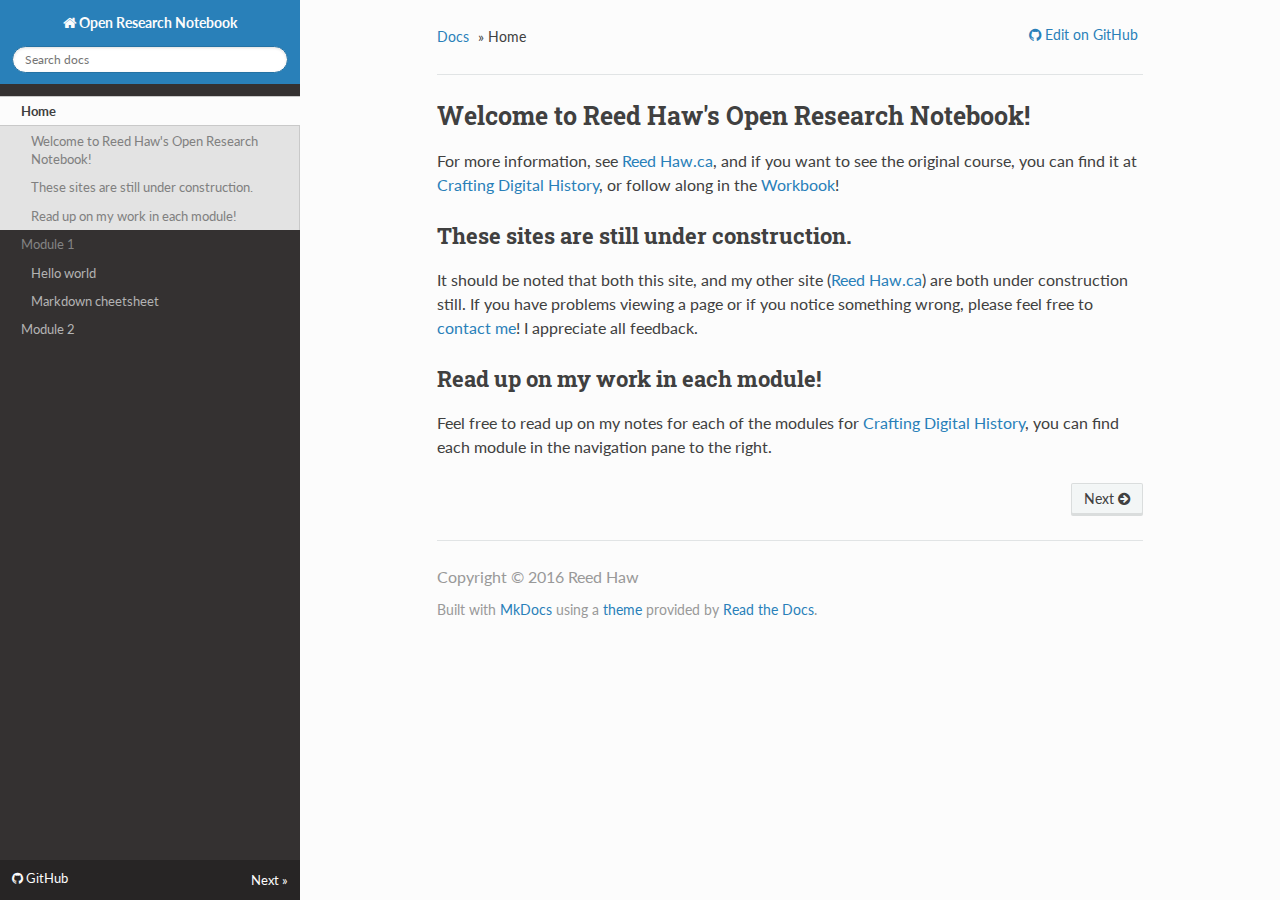
<file: site/index.html>
<!DOCTYPE html>
<!--[if IE 8]><html class="no-js lt-ie9" lang="en" > <![endif]-->
<!--[if gt IE 8]><!--> <html class="no-js" lang="en" > <!--<![endif]-->
<head>
  <meta charset="utf-8">
  <meta http-equiv="X-UA-Compatible" content="IE=edge">
  <meta name="viewport" content="width=device-width, initial-scale=1.0">
  <meta name="description" content="Open Research notebook for Crafting Digital History | Reed Haw">
  <meta name="author" content="Reed Haw">
  
  <title>Open Research Notebook</title>
  

  <link rel="shortcut icon" href="favicon.png">
  

  
  <link href='https://fonts.googleapis.com/css?family=Lato:400,700|Roboto+Slab:400,700|Inconsolata:400,700' rel='stylesheet' type='text/css'>

  <link rel="stylesheet" href="./css/theme.css" type="text/css" />
  <link rel="stylesheet" href="./css/theme_extra.css" type="text/css" />
  <link rel="stylesheet" href="./css/highlight.css">

  
  <script>
    // Current page data
    var mkdocs_page_name = "None";
    var mkdocs_page_input_path = "index.md";
    var mkdocs_page_url = "/";
  </script>
  
  <script src="./js/jquery-2.1.1.min.js"></script>
  <script src="./js/modernizr-2.8.3.min.js"></script>
  <script type="text/javascript" src="./js/highlight.pack.js"></script>
  <script src="./js/theme.js"></script> 

  
</head>

<body class="wy-body-for-nav" role="document">

  <div class="wy-grid-for-nav">

    
    <nav data-toggle="wy-nav-shift" class="wy-nav-side stickynav">
      <div class="wy-side-nav-search">
        <a href="." class="icon icon-home"> Open Research Notebook</a>
        <div role="search">
  <form id ="rtd-search-form" class="wy-form" action="./search.html" method="get">
    <input type="text" name="q" placeholder="Search docs" />
  </form>
</div>
      </div>

      <div class="wy-menu wy-menu-vertical" data-spy="affix" role="navigation" aria-label="main navigation">
        <ul class="current">
          
            <li>
    <li class="toctree-l1 current">
        <a class="current" href=".">Home</a>
        
            <ul>
            
                <li class="toctree-l3"><a href="#welcome-to-reed-haws-open-research-notebook">Welcome to Reed Haw's Open Research Notebook!</a></li>
                
                    <li><a class="toctree-l4" href="#these-sites-are-still-under-construction">These sites are still under construction.</a></li>
                
                    <li><a class="toctree-l4" href="#read-up-on-my-work-in-each-module">Read up on my work in each module!</a></li>
                
            
            </ul>
        
    </li>
<li>
          
            <li>
    <ul class="subnav">
    <li><span>Module 1</span></li>

        
            
    <li class="toctree-l1 ">
        <a class="" href="hello_world/">Hello world</a>
        
    </li>

        
            
    <li class="toctree-l1 ">
        <a class="" href="markdown_cheetsheet/">Markdown cheetsheet</a>
        
    </li>

        
    </ul>
<li>
          
            <li>
    <li class="toctree-l1 ">
        <a class="" href="Module_2/">Module 2</a>
        
    </li>
<li>
          
        </ul>
      </div>
      &nbsp;
    </nav>

    <section data-toggle="wy-nav-shift" class="wy-nav-content-wrap">

      
      <nav class="wy-nav-top" role="navigation" aria-label="top navigation">
        <i data-toggle="wy-nav-top" class="fa fa-bars"></i>
        <a href=".">Open Research Notebook</a>
      </nav>

      
      <div class="wy-nav-content">
        <div class="rst-content">
          <div role="navigation" aria-label="breadcrumbs navigation">
  <ul class="wy-breadcrumbs">
    <li><a href=".">Docs</a> &raquo;</li>
    
      
    
    <li>Home</li>
    <li class="wy-breadcrumbs-aside">
      
        
          <a href="https://github.com/reedhaw/Research-Notebook" class="icon icon-github"> Edit on GitHub</a>
        
      
    </li>
  </ul>
  <hr/>
</div>
          <div role="main">
            <div class="section">
              
                <h1 id="welcome-to-reed-haws-open-research-notebook">Welcome to Reed Haw's Open Research Notebook!</h1>
<p>For more information, see <a href="https://reedhaw.ca/cms/about">Reed Haw.ca</a>, and if you want to see the original course, you can find it at <a href="http://site.craftingdigitalhistory.ca/">Crafting Digital History</a>, or follow along in the <a href="http://workbook.craftingdigitalhistory.ca">Workbook</a>! </p>
<h2 id="these-sites-are-still-under-construction">These sites are still under construction.</h2>
<p>It should be noted that both this site, and my other site (<a href="https://reedhaw.ca/cms">Reed Haw.ca</a>) are both under construction still. If you have problems viewing a page or if you notice something wrong, please feel free to <a href="https://reedhaw.ca/cms/contact">contact me</a>! I appreciate all feedback. </p>
<h2 id="read-up-on-my-work-in-each-module">Read up on my work in each module!</h2>
<p>Feel free to read up on my notes for each of the modules for <a href="http://site.craftingdigitalhistory.ca/">Crafting Digital History</a>, you can find each module in the navigation pane to the right. </p>
              
            </div>
          </div>
          <footer>
  
    <div class="rst-footer-buttons" role="navigation" aria-label="footer navigation">
      
        <a href="hello_world/" class="btn btn-neutral float-right" title="Hello world">Next <span class="icon icon-circle-arrow-right"></span></a>
      
      
    </div>
  

  <hr/>

  <div role="contentinfo">
    <!-- Copyright etc -->
    
      <p>Copyright © 2016 Reed Haw</p>
    
  </div>

  Built with <a href="http://www.mkdocs.org">MkDocs</a> using a <a href="https://github.com/snide/sphinx_rtd_theme">theme</a> provided by <a href="https://readthedocs.org">Read the Docs</a>.
</footer>
	  
        </div>
      </div>

    </section>

  </div>

<div class="rst-versions" role="note" style="cursor: pointer">
    <span class="rst-current-version" data-toggle="rst-current-version">
      
          <a href="https://github.com/reedhaw/Research-Notebook" class="icon icon-github" style="float: left; color: #fcfcfc"> GitHub</a>
      
      
      
        <span style="margin-left: 15px"><a href="hello_world/" style="color: #fcfcfc">Next &raquo;</a></span>
      
    </span>
</div>

</body>
</html>

<!--
MkDocs version : 0.15.0
Build Date UTC : 2016-03-17 00:04:56.764000
-->
</file>
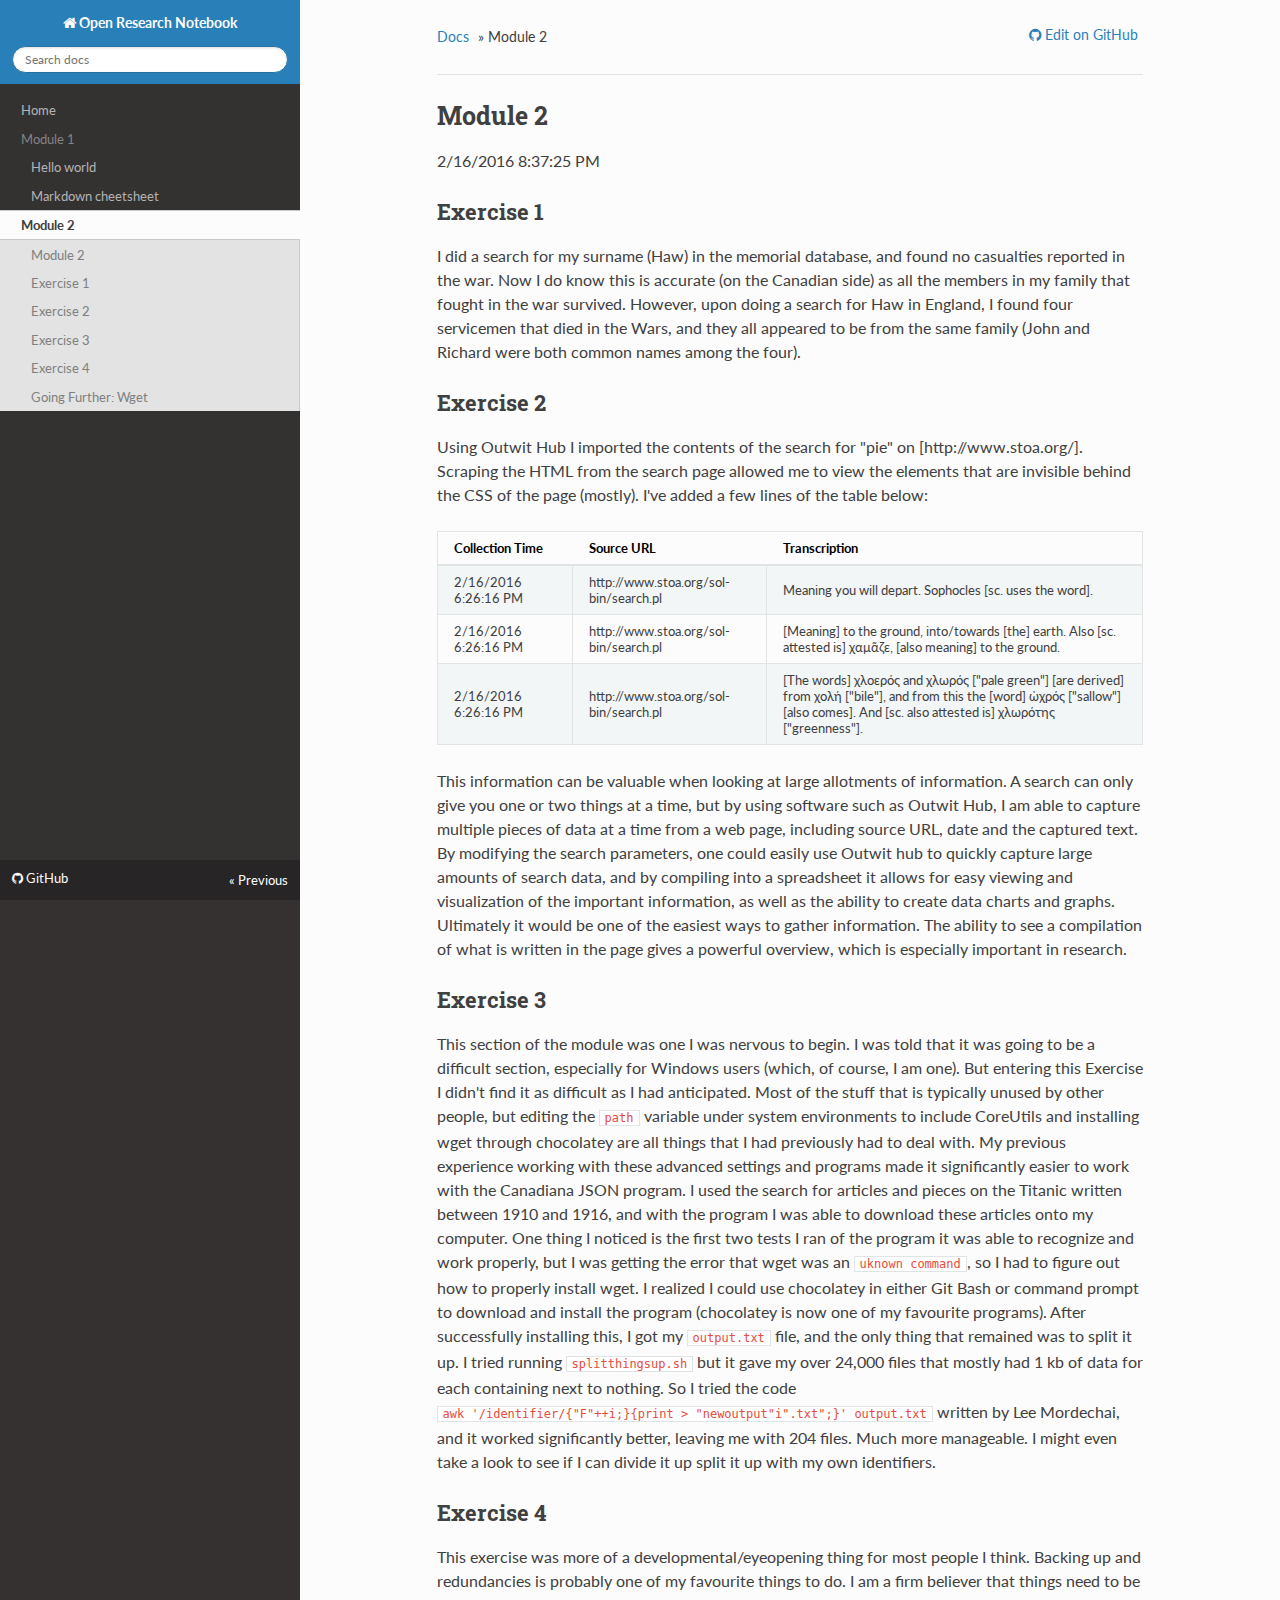
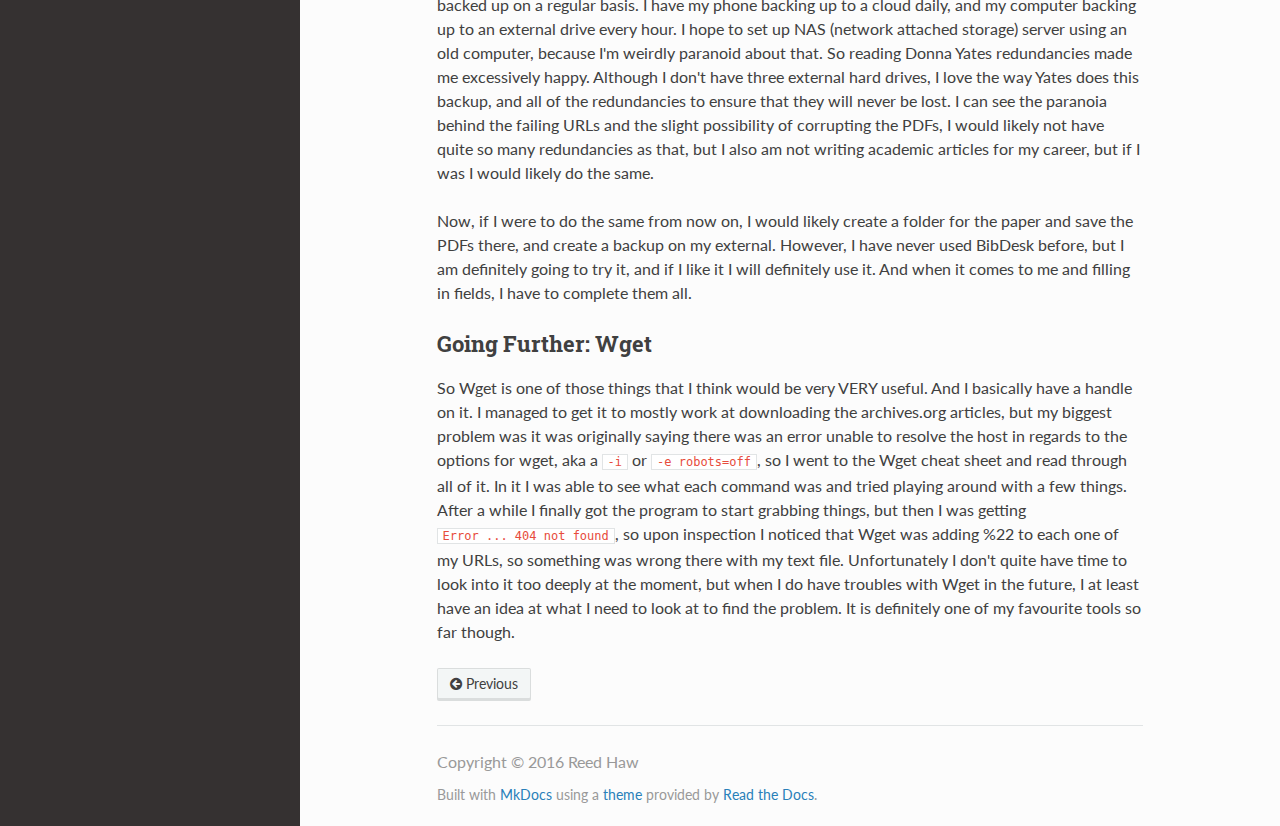
<file: site/Module_2/index.html>
<!DOCTYPE html>
<!--[if IE 8]><html class="no-js lt-ie9" lang="en" > <![endif]-->
<!--[if gt IE 8]><!--> <html class="no-js" lang="en" > <!--<![endif]-->
<head>
  <meta charset="utf-8">
  <meta http-equiv="X-UA-Compatible" content="IE=edge">
  <meta name="viewport" content="width=device-width, initial-scale=1.0">
  
  <meta name="author" content="Reed Haw">
  
  <title>Module 2 - Open Research Notebook</title>
  

  <link rel="shortcut icon" href="../favicon.png">
  

  
  <link href='https://fonts.googleapis.com/css?family=Lato:400,700|Roboto+Slab:400,700|Inconsolata:400,700' rel='stylesheet' type='text/css'>

  <link rel="stylesheet" href="../css/theme.css" type="text/css" />
  <link rel="stylesheet" href="../css/theme_extra.css" type="text/css" />
  <link rel="stylesheet" href="../css/highlight.css">

  
  <script>
    // Current page data
    var mkdocs_page_name = "Module 2";
    var mkdocs_page_input_path = "Module_2.md";
    var mkdocs_page_url = "/Module_2/";
  </script>
  
  <script src="../js/jquery-2.1.1.min.js"></script>
  <script src="../js/modernizr-2.8.3.min.js"></script>
  <script type="text/javascript" src="../js/highlight.pack.js"></script>
  <script src="../js/theme.js"></script> 

  
</head>

<body class="wy-body-for-nav" role="document">

  <div class="wy-grid-for-nav">

    
    <nav data-toggle="wy-nav-shift" class="wy-nav-side stickynav">
      <div class="wy-side-nav-search">
        <a href=".." class="icon icon-home"> Open Research Notebook</a>
        <div role="search">
  <form id ="rtd-search-form" class="wy-form" action="../search.html" method="get">
    <input type="text" name="q" placeholder="Search docs" />
  </form>
</div>
      </div>

      <div class="wy-menu wy-menu-vertical" data-spy="affix" role="navigation" aria-label="main navigation">
        <ul class="current">
          
            <li>
    <li class="toctree-l1 ">
        <a class="" href="..">Home</a>
        
    </li>
<li>
          
            <li>
    <ul class="subnav">
    <li><span>Module 1</span></li>

        
            
    <li class="toctree-l1 ">
        <a class="" href="../hello_world/">Hello world</a>
        
    </li>

        
            
    <li class="toctree-l1 ">
        <a class="" href="../markdown_cheetsheet/">Markdown cheetsheet</a>
        
    </li>

        
    </ul>
<li>
          
            <li>
    <li class="toctree-l1 current">
        <a class="current" href="./">Module 2</a>
        
            <ul>
            
                <li class="toctree-l3"><a href="#module-2">Module 2</a></li>
                
                    <li><a class="toctree-l4" href="#exercise-1">Exercise 1</a></li>
                
                    <li><a class="toctree-l4" href="#exercise-2">Exercise 2</a></li>
                
                    <li><a class="toctree-l4" href="#exercise-3">Exercise 3</a></li>
                
                    <li><a class="toctree-l4" href="#exercise-4">Exercise 4</a></li>
                
                    <li><a class="toctree-l4" href="#going-further-wget">Going Further: Wget</a></li>
                
            
            </ul>
        
    </li>
<li>
          
        </ul>
      </div>
      &nbsp;
    </nav>

    <section data-toggle="wy-nav-shift" class="wy-nav-content-wrap">

      
      <nav class="wy-nav-top" role="navigation" aria-label="top navigation">
        <i data-toggle="wy-nav-top" class="fa fa-bars"></i>
        <a href="..">Open Research Notebook</a>
      </nav>

      
      <div class="wy-nav-content">
        <div class="rst-content">
          <div role="navigation" aria-label="breadcrumbs navigation">
  <ul class="wy-breadcrumbs">
    <li><a href="..">Docs</a> &raquo;</li>
    
      
    
    <li>Module 2</li>
    <li class="wy-breadcrumbs-aside">
      
        
          <a href="https://github.com/reedhaw/Research-Notebook" class="icon icon-github"> Edit on GitHub</a>
        
      
    </li>
  </ul>
  <hr/>
</div>
          <div role="main">
            <div class="section">
              
                <h1 id="module-2">Module 2</h1>
<p>2/16/2016 8:37:25 PM </p>
<h2 id="exercise-1">Exercise 1</h2>
<p>I did a search for my surname (Haw) in the memorial database, and found no casualties reported in the war. Now I do know this is accurate (on the Canadian side) as all the members in my family that fought in the war survived. However, upon doing a search for Haw in England, I found four servicemen that died in the Wars, and they all appeared to be from the same family (John and Richard were both common names among the four). </p>
<h2 id="exercise-2">Exercise 2</h2>
<p>Using Outwit Hub I imported the contents of the search for "pie" on [http://www.stoa.org/]. Scraping the HTML from the search page allowed me to view the elements that are invisible behind the CSS of the page (mostly). I've added a few lines of the table below:</p>
<table>
<thead>
<tr>
<th>Collection Time</th>
<th>Source URL</th>
<th>Transcription</th>
</tr>
</thead>
<tbody>
<tr>
<td>2/16/2016 6:26:16 PM</td>
<td>http://www.stoa.org/sol-bin/search.pl</td>
<td>Meaning you will depart. Sophocles [sc. uses the word].</td>
</tr>
<tr>
<td>2/16/2016 6:26:16 PM</td>
<td>http://www.stoa.org/sol-bin/search.pl</td>
<td>[Meaning] to the ground, into/towards [the] earth. Also [sc. attested is] χαμᾶζε, [also meaning] to the ground.</td>
</tr>
<tr>
<td>2/16/2016 6:26:16 PM</td>
<td>http://www.stoa.org/sol-bin/search.pl</td>
<td>[The words] χλοερός and χλωρός ["pale green"] [are derived] from χολή ["bile"], and from this the [word] ὠχρός ["sallow"] [also comes]. And [sc. also attested is] χλωρότης ["greenness"].</td>
</tr>
</tbody>
</table>
<p>This information can be valuable when looking at large allotments of information. A search can only give you one or two things at a time, but by using software such as Outwit Hub, I am able to capture multiple pieces of data at a time from a web page, including source URL, date and the captured text. By modifying the search parameters, one could easily use Outwit hub to quickly capture large amounts of search data, and by compiling into a spreadsheet it allows for  easy viewing and visualization of the important information, as well as the ability to create data charts and graphs. Ultimately it would be one of the easiest ways to gather information. The ability to see a compilation of what is written in the page gives a powerful overview, which is especially important in research. </p>
<h2 id="exercise-3">Exercise 3</h2>
<p>This section of the module was one I was nervous to begin. I was told that it was going to be a difficult section, especially for Windows users (which, of course, I am one). But entering this Exercise I didn't find it as difficult as I had anticipated. Most of the stuff that is typically unused by other people, but editing the <code>path</code> variable under system environments to include CoreUtils and installing wget through chocolatey are all things that I had previously had to deal with. My previous experience working with these advanced settings and programs made it significantly easier to work with the Canadiana JSON program. I used the search for articles and pieces on the Titanic written between 1910 and 1916, and with the program I was able to download these articles onto my computer. One thing I noticed is the first two tests I ran of the program it was able to recognize and work properly, but I was getting the error that wget was an <code>uknown command</code>, so I had to figure out how to properly install wget. I realized I could use chocolatey in either Git Bash or command prompt to download and install the program (chocolatey is now one of my favourite programs). After successfully installing this, I got my <code>output.txt</code> file, and the only thing that remained was to split it up. I tried running <code>splitthingsup.sh</code> but it gave my over 24,000 files that mostly had 1 kb of data for each containing next to nothing. So I tried the code <code>awk '/identifier/{"F"++i;}{print &gt; "newoutput"i".txt";}' output.txt</code> written by Lee Mordechai, and it worked significantly better, leaving me with 204 files. Much more manageable. I might even take a look to see if I can divide it up split it up with my own identifiers. </p>
<h2 id="exercise-4">Exercise 4</h2>
<p>This exercise was more of a developmental/eyeopening thing for most people I think. Backing up and redundancies is probably one of my favourite things to do. I am a firm believer that things need to be backed up on a regular basis. I have my phone backing up to a cloud daily, and my computer backing up to an external drive every hour. I hope to set up NAS (network attached storage) server using an old computer, because I'm weirdly paranoid about that. So reading Donna Yates redundancies made me excessively happy. Although I don't have three external hard drives, I love the way Yates does this backup, and all of the redundancies to ensure that they will never be lost. I can see the paranoia behind the failing URLs and the slight possibility of corrupting the PDFs, I would likely not have quite so many redundancies as that, but I also am not writing academic articles for my career, but if I was I would likely do the same. </p>
<p>Now, if I were to do the same from now on, I would likely create a folder for the paper and save the PDFs there, and create a backup on my external. However, I have never used BibDesk before, but I am definitely going to try it, and if I like it I will definitely use it. And when it comes to me and filling in fields, I have to complete them all. </p>
<h2 id="going-further-wget">Going Further: Wget</h2>
<p>So Wget is one of those things that I think would be very VERY useful. And I basically have a handle on it. I managed to get it to mostly work at downloading the archives.org articles, but my biggest problem was it was originally saying there was an error unable to resolve the host in regards to the options for wget, aka a <code>-i</code> or <code>-e robots=off</code>, so I went to the Wget cheat sheet and read through all of it. In it I was able to see what each command was and tried playing around with a few things. After a while I finally got the program to start grabbing things, but then I was getting <code>Error ... 404 not found</code>, so upon inspection I noticed that Wget was adding %22 to each one of my URLs, so something was wrong there with my text file. Unfortunately I don't quite have time to look into it too deeply at the moment, but when I do have troubles with Wget in the future, I at least have an idea at what I need to look at to find the problem. It is definitely one of my favourite tools so far though. </p>
              
            </div>
          </div>
          <footer>
  
    <div class="rst-footer-buttons" role="navigation" aria-label="footer navigation">
      
      
        <a href="../markdown_cheetsheet/" class="btn btn-neutral" title="Markdown cheetsheet"><span class="icon icon-circle-arrow-left"></span> Previous</a>
      
    </div>
  

  <hr/>

  <div role="contentinfo">
    <!-- Copyright etc -->
    
      <p>Copyright © 2016 Reed Haw</p>
    
  </div>

  Built with <a href="http://www.mkdocs.org">MkDocs</a> using a <a href="https://github.com/snide/sphinx_rtd_theme">theme</a> provided by <a href="https://readthedocs.org">Read the Docs</a>.
</footer>
	  
        </div>
      </div>

    </section>

  </div>

<div class="rst-versions" role="note" style="cursor: pointer">
    <span class="rst-current-version" data-toggle="rst-current-version">
      
          <a href="https://github.com/reedhaw/Research-Notebook" class="icon icon-github" style="float: left; color: #fcfcfc"> GitHub</a>
      
      
        <span><a href="../markdown_cheetsheet/" style="color: #fcfcfc;">&laquo; Previous</a></span>
      
      
    </span>
</div>

</body>
</html>
</file>
<file: css/theme.css>
/*
 * This file is copied from the upstream ReadTheDocs Sphinx
 * theme. To aid upgradability this file should *not* be edited.
 * modifications we need should be included in theme_extra.css.
 *
 * https://github.com/rtfd/readthedocs.org/blob/master/media/css/sphinx_rtd_theme.css
 */

*{-webkit-box-sizing:border-box;-moz-box-sizing:border-box;box-sizing:border-box}article,aside,details,figcaption,figure,footer,header,hgroup,nav,section{display:block}audio,canvas,video{display:inline-block;*display:inline;*zoom:1}audio:not([controls]){display:none}[hidden]{display:none}*{-webkit-box-sizing:border-box;-moz-box-sizing:border-box;box-sizing:border-box}html{font-size:100%;-webkit-text-size-adjust:100%;-ms-text-size-adjust:100%}body{margin:0}a:hover,a:active{outline:0}abbr[title]{border-bottom:1px dotted}b,strong{font-weight:bold}blockquote{margin:0}dfn{font-style:italic}ins{background:#ff9;color:#000;text-decoration:none}mark{background:#ff0;color:#000;font-style:italic;font-weight:bold}pre,code,.rst-content tt,kbd,samp{font-family:monospace,serif;_font-family:"courier new",monospace;font-size:1em}pre{white-space:pre}q{quotes:none}q:before,q:after{content:"";content:none}small{font-size:85%}sub,sup{font-size:75%;line-height:0;position:relative;vertical-align:baseline}sup{top:-0.5em}sub{bottom:-0.25em}ul,ol,dl{margin:0;padding:0;list-style:none;list-style-image:none}li{list-style:none}dd{margin:0}img{border:0;-ms-interpolation-mode:bicubic;vertical-align:middle;max-width:100%}svg:not(:root){overflow:hidden}figure{margin:0}form{margin:0}fieldset{border:0;margin:0;padding:0}label{cursor:pointer}legend{border:0;*margin-left:-7px;padding:0;white-space:normal}button,input,select,textarea{font-size:100%;margin:0;vertical-align:baseline;*vertical-align:middle}button,input{line-height:normal}button,input[type="button"],input[type="reset"],input[type="submit"]{cursor:pointer;-webkit-appearance:button;*overflow:visible}button[disabled],input[disabled]{cursor:default}input[type="checkbox"],input[type="radio"]{box-sizing:border-box;padding:0;*width:13px;*height:13px}input[type="search"]{-webkit-appearance:textfield;-moz-box-sizing:content-box;-webkit-box-sizing:content-box;box-sizing:content-box}input[type="search"]::-webkit-search-decoration,input[type="search"]::-webkit-search-cancel-button{-webkit-appearance:none}button::-moz-focus-inner,input::-moz-focus-inner{border:0;padding:0}textarea{overflow:auto;vertical-align:top;resize:vertical}table{border-collapse:collapse;border-spacing:0}td{vertical-align:top}.chromeframe{margin:0.2em 0;background:#ccc;color:#000;padding:0.2em 0}.ir{display:block;border:0;text-indent:-999em;overflow:hidden;background-color:transparent;background-repeat:no-repeat;text-align:left;direction:ltr;*line-height:0}.ir br{display:none}.hidden{display:none !important;visibility:hidden}.visuallyhidden{border:0;clip:rect(0 0 0 0);height:1px;margin:-1px;overflow:hidden;padding:0;position:absolute;width:1px}.visuallyhidden.focusable:active,.visuallyhidden.focusable:focus{clip:auto;height:auto;margin:0;overflow:visible;position:static;width:auto}.invisible{visibility:hidden}.relative{position:relative}big,small{font-size:100%}@media print{html,body,section{background:none !important}*{box-shadow:none !important;text-shadow:none !important;filter:none !important;-ms-filter:none !important}a,a:visited{text-decoration:underline}.ir a:after,a[href^="javascript:"]:after,a[href^="#"]:after{content:""}pre,blockquote{page-break-inside:avoid}thead{display:table-header-group}tr,img{page-break-inside:avoid}img{max-width:100% !important}@page{margin:0.5cm}p,h2,h3{orphans:3;widows:3}h2,h3{page-break-after:avoid}}.fa:before,.rst-content .admonition-title:before,.rst-content h1 .headerlink:before,.rst-content h2 .headerlink:before,.rst-content h3 .headerlink:before,.rst-content h4 .headerlink:before,.rst-content h5 .headerlink:before,.rst-content h6 .headerlink:before,.rst-content dl dt .headerlink:before,.icon:before,.wy-dropdown .caret:before,.wy-inline-validate.wy-inline-validate-success .wy-input-context:before,.wy-inline-validate.wy-inline-validate-danger .wy-input-context:before,.wy-inline-validate.wy-inline-validate-warning .wy-input-context:before,.wy-inline-validate.wy-inline-validate-info .wy-input-context:before,.wy-alert,.rst-content .note,.rst-content .attention,.rst-content .caution,.rst-content .danger,.rst-content .error,.rst-content .hint,.rst-content .important,.rst-content .tip,.rst-content .warning,.rst-content .seealso,.rst-content .admonition-todo,.btn,input[type="text"],input[type="password"],input[type="email"],input[type="url"],input[type="date"],input[type="month"],input[type="time"],input[type="datetime"],input[type="datetime-local"],input[type="week"],input[type="number"],input[type="search"],input[type="tel"],input[type="color"],select,textarea,.wy-menu-vertical li.on a,.wy-menu-vertical li.current>a,.wy-side-nav-search>a,.wy-side-nav-search .wy-dropdown>a,.wy-nav-top a{-webkit-font-smoothing:antialiased}.clearfix{*zoom:1}.clearfix:before,.clearfix:after{display:table;content:""}.clearfix:after{clear:both}/*!
 *  Font Awesome 4.1.0 by @davegandy - http://fontawesome.io - @fontawesome
 *  License - http://fontawesome.io/license (Font: SIL OFL 1.1, CSS: MIT License)
 */@font-face{font-family:'FontAwesome';src:url("../fonts/fontawesome-webfont.eot?v=4.1.0");src:url("../fonts/fontawesome-webfont.eot?#iefix&v=4.1.0") format("embedded-opentype"),url("../fonts/fontawesome-webfont.woff?v=4.1.0") format("woff"),url("../fonts/fontawesome-webfont.ttf?v=4.1.0") format("truetype"),url("../fonts/fontawesome-webfont.svg?v=4.1.0#fontawesomeregular") format("svg");font-weight:normal;font-style:normal}.fa,.rst-content .admonition-title,.rst-content h1 .headerlink,.rst-content h2 .headerlink,.rst-content h3 .headerlink,.rst-content h4 .headerlink,.rst-content h5 .headerlink,.rst-content h6 .headerlink,.rst-content dl dt .headerlink,.icon{display:inline-block;font-family:FontAwesome;font-style:normal;font-weight:normal;line-height:1;-webkit-font-smoothing:antialiased;-moz-osx-font-smoothing:grayscale}.fa-lg{font-size:1.33333em;line-height:0.75em;vertical-align:-15%}.fa-2x{font-size:2em}.fa-3x{font-size:3em}.fa-4x{font-size:4em}.fa-5x{font-size:5em}.fa-fw{width:1.28571em;text-align:center}.fa-ul{padding-left:0;margin-left:2.14286em;list-style-type:none}.fa-ul>li{position:relative}.fa-li{position:absolute;left:-2.14286em;width:2.14286em;top:0.14286em;text-align:center}.fa-li.fa-lg{left:-1.85714em}.fa-border{padding:.2em .25em .15em;border:solid 0.08em #eee;border-radius:.1em}.pull-right{float:right}.pull-left{float:left}.fa.pull-left,.rst-content .pull-left.admonition-title,.rst-content h1 .pull-left.headerlink,.rst-content h2 .pull-left.headerlink,.rst-content h3 .pull-left.headerlink,.rst-content h4 .pull-left.headerlink,.rst-content h5 .pull-left.headerlink,.rst-content h6 .pull-left.headerlink,.rst-content dl dt .pull-left.headerlink,.pull-left.icon{margin-right:.3em}.fa.pull-right,.rst-content .pull-right.admonition-title,.rst-content h1 .pull-right.headerlink,.rst-content h2 .pull-right.headerlink,.rst-content h3 .pull-right.headerlink,.rst-content h4 .pull-right.headerlink,.rst-content h5 .pull-right.headerlink,.rst-content h6 .pull-right.headerlink,.rst-content dl dt .pull-right.headerlink,.pull-right.icon{margin-left:.3em}.fa-spin{-webkit-animation:spin 2s infinite linear;-moz-animation:spin 2s infinite linear;-o-animation:spin 2s infinite linear;animation:spin 2s infinite linear}@-moz-keyframes spin{0%{-moz-transform:rotate(0deg)}100%{-moz-transform:rotate(359deg)}}@-webkit-keyframes spin{0%{-webkit-transform:rotate(0deg)}100%{-webkit-transform:rotate(359deg)}}@-o-keyframes spin{0%{-o-transform:rotate(0deg)}100%{-o-transform:rotate(359deg)}}@keyframes spin{0%{-webkit-transform:rotate(0deg);transform:rotate(0deg)}100%{-webkit-transform:rotate(359deg);transform:rotate(359deg)}}.fa-rotate-90{filter:progid:DXImageTransform.Microsoft.BasicImage(rotation=1);-webkit-transform:rotate(90deg);-moz-transform:rotate(90deg);-ms-transform:rotate(90deg);-o-transform:rotate(90deg);transform:rotate(90deg)}.fa-rotate-180{filter:progid:DXImageTransform.Microsoft.BasicImage(rotation=2);-webkit-transform:rotate(180deg);-moz-transform:rotate(180deg);-ms-transform:rotate(180deg);-o-transform:rotate(180deg);transform:rotate(180deg)}.fa-rotate-270{filter:progid:DXImageTransform.Microsoft.BasicImage(rotation=3);-webkit-transform:rotate(270deg);-moz-transform:rotate(270deg);-ms-transform:rotate(270deg);-o-transform:rotate(270deg);transform:rotate(270deg)}.fa-flip-horizontal{filter:progid:DXImageTransform.Microsoft.BasicImage(rotation=0);-webkit-transform:scale(-1, 1);-moz-transform:scale(-1, 1);-ms-transform:scale(-1, 1);-o-transform:scale(-1, 1);transform:scale(-1, 1)}.fa-flip-vertical{filter:progid:DXImageTransform.Microsoft.BasicImage(rotation=2);-webkit-transform:scale(1, -1);-moz-transform:scale(1, -1);-ms-transform:scale(1, -1);-o-transform:scale(1, -1);transform:scale(1, -1)}.fa-stack{position:relative;display:inline-block;width:2em;height:2em;line-height:2em;vertical-align:middle}.fa-stack-1x,.fa-stack-2x{position:absolute;left:0;width:100%;text-align:center}.fa-stack-1x{line-height:inherit}.fa-stack-2x{font-size:2em}.fa-inverse{color:#fff}.fa-glass:before{content:""}.fa-music:before{content:""}.fa-search:before,.icon-search:before{content:""}.fa-envelope-o:before{content:""}.fa-heart:before{content:""}.fa-star:before{content:""}.fa-star-o:before{content:""}.fa-user:before{content:""}.fa-film:before{content:""}.fa-th-large:before{content:""}.fa-th:before{content:""}.fa-th-list:before{content:""}.fa-check:before{content:""}.fa-times:before{content:""}.fa-search-plus:before{content:""}.fa-search-minus:before{content:""}.fa-power-off:before{content:""}.fa-signal:before{content:""}.fa-gear:before,.fa-cog:before{content:""}.fa-trash-o:before{content:""}.fa-home:before,.icon-home:before{content:""}.fa-file-o:before{content:""}.fa-clock-o:before{content:""}.fa-road:before{content:""}.fa-download:before{content:""}.fa-arrow-circle-o-down:before{content:""}.fa-arrow-circle-o-up:before{content:""}.fa-inbox:before{content:""}.fa-play-circle-o:before{content:""}.fa-rotate-right:before,.fa-repeat:before{content:""}.fa-refresh:before{content:""}.fa-list-alt:before{content:""}.fa-lock:before{content:""}.fa-flag:before{content:""}.fa-headphones:before{content:""}.fa-volume-off:before{content:""}.fa-volume-down:before{content:""}.fa-volume-up:before{content:""}.fa-qrcode:before{content:""}.fa-barcode:before{content:""}.fa-tag:before{content:""}.fa-tags:before{content:""}.fa-book:before,.icon-book:before{content:""}.fa-bookmark:before{content:""}.fa-print:before{content:""}.fa-camera:before{content:""}.fa-font:before{content:""}.fa-bold:before{content:""}.fa-italic:before{content:""}.fa-text-height:before{content:""}.fa-text-width:before{content:""}.fa-align-left:before{content:""}.fa-align-center:before{content:""}.fa-align-right:before{content:""}.fa-align-justify:before{content:""}.fa-list:before{content:""}.fa-dedent:before,.fa-outdent:before{content:""}.fa-indent:before{content:""}.fa-video-camera:before{content:""}.fa-photo:before,.fa-image:before,.fa-picture-o:before{content:""}.fa-pencil:before{content:""}.fa-map-marker:before{content:""}.fa-adjust:before{content:""}.fa-tint:before{content:""}.fa-edit:before,.fa-pencil-square-o:before{content:""}.fa-share-square-o:before{content:""}.fa-check-square-o:before{content:""}.fa-arrows:before{content:""}.fa-step-backward:before{content:""}.fa-fast-backward:before{content:""}.fa-backward:before{content:""}.fa-play:before{content:""}.fa-pause:before{content:""}.fa-stop:before{content:""}.fa-forward:before{content:""}.fa-fast-forward:before{content:""}.fa-step-forward:before{content:""}.fa-eject:before{content:""}.fa-chevron-left:before{content:""}.fa-chevron-right:before{content:""}.fa-plus-circle:before{content:""}.fa-minus-circle:before{content:""}.fa-times-circle:before,.wy-inline-validate.wy-inline-validate-danger .wy-input-context:before{content:""}.fa-check-circle:before,.wy-inline-validate.wy-inline-validate-success .wy-input-context:before{content:""}.fa-question-circle:before{content:""}.fa-info-circle:before{content:""}.fa-crosshairs:before{content:""}.fa-times-circle-o:before{content:""}.fa-check-circle-o:before{content:""}.fa-ban:before{content:""}.fa-arrow-left:before{content:""}.fa-arrow-right:before{content:""}.fa-arrow-up:before{content:""}.fa-arrow-down:before{content:""}.fa-mail-forward:before,.fa-share:before{content:""}.fa-expand:before{content:""}.fa-compress:before{content:""}.fa-plus:before{content:""}.fa-minus:before{content:""}.fa-asterisk:before{content:""}.fa-exclamation-circle:before,.wy-inline-validate.wy-inline-validate-warning .wy-input-context:before,.wy-inline-validate.wy-inline-validate-info .wy-input-context:before,.rst-content .admonition-title:before{content:""}.fa-gift:before{content:""}.fa-leaf:before{content:""}.fa-fire:before,.icon-fire:before{content:""}.fa-eye:before{content:""}.fa-eye-slash:before{content:""}.fa-warning:before,.fa-exclamation-triangle:before{content:""}.fa-plane:before{content:""}.fa-calendar:before{content:""}.fa-random:before{content:""}.fa-comment:before{content:""}.fa-magnet:before{content:""}.fa-chevron-up:before{content:""}.fa-chevron-down:before{content:""}.fa-retweet:before{content:""}.fa-shopping-cart:before{content:""}.fa-folder:before{content:""}.fa-folder-open:before{content:""}.fa-arrows-v:before{content:""}.fa-arrows-h:before{content:""}.fa-bar-chart-o:before{content:""}.fa-twitter-square:before{content:""}.fa-facebook-square:before{content:""}.fa-camera-retro:before{content:""}.fa-key:before{content:""}.fa-gears:before,.fa-cogs:before{content:""}.fa-comments:before{content:""}.fa-thumbs-o-up:before{content:""}.fa-thumbs-o-down:before{content:""}.fa-star-half:before{content:""}.fa-heart-o:before{content:""}.fa-sign-out:before{content:""}.fa-linkedin-square:before{content:""}.fa-thumb-tack:before{content:""}.fa-external-link:before{content:""}.fa-sign-in:before{content:""}.fa-trophy:before{content:""}.fa-github-square:before{content:""}.fa-upload:before{content:""}.fa-lemon-o:before{content:""}.fa-phone:before{content:""}.fa-square-o:before{content:""}.fa-bookmark-o:before{content:""}.fa-phone-square:before{content:""}.fa-twitter:before{content:""}.fa-facebook:before{content:""}.fa-github:before,.icon-github:before{content:""}.fa-unlock:before{content:""}.fa-credit-card:before{content:""}.fa-rss:before{content:""}.fa-hdd-o:before{content:""}.fa-bullhorn:before{content:""}.fa-bell:before{content:""}.fa-certificate:before{content:""}.fa-hand-o-right:before{content:""}.fa-hand-o-left:before{content:""}.fa-hand-o-up:before{content:""}.fa-hand-o-down:before{content:""}.fa-arrow-circle-left:before,.icon-circle-arrow-left:before{content:""}.fa-arrow-circle-right:before,.icon-circle-arrow-right:before{content:""}.fa-arrow-circle-up:before{content:""}.fa-arrow-circle-down:before{content:""}.fa-globe:before{content:""}.fa-wrench:before{content:""}.fa-tasks:before{content:""}.fa-filter:before{content:""}.fa-briefcase:before{content:""}.fa-arrows-alt:before{content:""}.fa-group:before,.fa-users:before{content:""}.fa-chain:before,.fa-link:before,.icon-link:before{content:""}.fa-cloud:before{content:""}.fa-flask:before{content:""}.fa-cut:before,.fa-scissors:before{content:""}.fa-copy:before,.fa-files-o:before{content:""}.fa-paperclip:before{content:""}.fa-save:before,.fa-floppy-o:before{content:""}.fa-square:before{content:""}.fa-navicon:before,.fa-reorder:before,.fa-bars:before{content:""}.fa-list-ul:before{content:""}.fa-list-ol:before{content:""}.fa-strikethrough:before{content:""}.fa-underline:before{content:""}.fa-table:before{content:""}.fa-magic:before{content:""}.fa-truck:before{content:""}.fa-pinterest:before{content:""}.fa-pinterest-square:before{content:""}.fa-google-plus-square:before{content:""}.fa-google-plus:before{content:""}.fa-money:before{content:""}.fa-caret-down:before,.wy-dropdown .caret:before,.icon-caret-down:before{content:""}.fa-caret-up:before{content:""}.fa-caret-left:before{content:""}.fa-caret-right:before{content:""}.fa-columns:before{content:""}.fa-unsorted:before,.fa-sort:before{content:""}.fa-sort-down:before,.fa-sort-desc:before{content:""}.fa-sort-up:before,.fa-sort-asc:before{content:""}.fa-envelope:before{content:""}.fa-linkedin:before{content:""}.fa-rotate-left:before,.fa-undo:before{content:""}.fa-legal:before,.fa-gavel:before{content:""}.fa-dashboard:before,.fa-tachometer:before{content:""}.fa-comment-o:before{content:""}.fa-comments-o:before{content:""}.fa-flash:before,.fa-bolt:before{content:""}.fa-sitemap:before{content:""}.fa-umbrella:before{content:""}.fa-paste:before,.fa-clipboard:before{content:""}.fa-lightbulb-o:before{content:""}.fa-exchange:before{content:""}.fa-cloud-download:before{content:""}.fa-cloud-upload:before{content:""}.fa-user-md:before{content:""}.fa-stethoscope:before{content:""}.fa-suitcase:before{content:""}.fa-bell-o:before{content:""}.fa-coffee:before{content:""}.fa-cutlery:before{content:""}.fa-file-text-o:before{content:""}.fa-building-o:before{content:""}.fa-hospital-o:before{content:""}.fa-ambulance:before{content:""}.fa-medkit:before{content:""}.fa-fighter-jet:before{content:""}.fa-beer:before{content:""}.fa-h-square:before{content:""}.fa-plus-square:before{content:""}.fa-angle-double-left:before{content:""}.fa-angle-double-right:before{content:""}.fa-angle-double-up:before{content:""}.fa-angle-double-down:before{content:""}.fa-angle-left:before{content:""}.fa-angle-right:before{content:""}.fa-angle-up:before{content:""}.fa-angle-down:before{content:""}.fa-desktop:before{content:""}.fa-laptop:before{content:""}.fa-tablet:before{content:""}.fa-mobile-phone:before,.fa-mobile:before{content:""}.fa-circle-o:before{content:""}.fa-quote-left:before{content:""}.fa-quote-right:before{content:""}.fa-spinner:before{content:""}.fa-circle:before{content:""}.fa-mail-reply:before,.fa-reply:before{content:""}.fa-github-alt:before{content:""}.fa-folder-o:before{content:""}.fa-folder-open-o:before{content:""}.fa-smile-o:before{content:""}.fa-frown-o:before{content:""}.fa-meh-o:before{content:""}.fa-gamepad:before{content:""}.fa-keyboard-o:before{content:""}.fa-flag-o:before{content:""}.fa-flag-checkered:before{content:""}.fa-terminal:before{content:""}.fa-code:before{content:""}.fa-mail-reply-all:before,.fa-reply-all:before{content:""}.fa-star-half-empty:before,.fa-star-half-full:before,.fa-star-half-o:before{content:""}.fa-location-arrow:before{content:""}.fa-crop:before{content:""}.fa-code-fork:before{content:""}.fa-unlink:before,.fa-chain-broken:before{content:""}.fa-question:before{content:""}.fa-info:before{content:""}.fa-exclamation:before{content:""}.fa-superscript:before{content:""}.fa-subscript:before{content:""}.fa-eraser:before{content:""}.fa-puzzle-piece:before{content:""}.fa-microphone:before{content:""}.fa-microphone-slash:before{content:""}.fa-shield:before{content:""}.fa-calendar-o:before{content:""}.fa-fire-extinguisher:before{content:""}.fa-rocket:before{content:""}.fa-maxcdn:before{content:""}.fa-chevron-circle-left:before{content:""}.fa-chevron-circle-right:before{content:""}.fa-chevron-circle-up:before{content:""}.fa-chevron-circle-down:before{content:""}.fa-html5:before{content:""}.fa-css3:before{content:""}.fa-anchor:before{content:""}.fa-unlock-alt:before{content:""}.fa-bullseye:before{content:""}.fa-ellipsis-h:before{content:""}.fa-ellipsis-v:before{content:""}.fa-rss-square:before{content:""}.fa-play-circle:before{content:""}.fa-ticket:before{content:""}.fa-minus-square:before{content:""}.fa-minus-square-o:before{content:""}.fa-level-up:before{content:""}.fa-level-down:before{content:""}.fa-check-square:before{content:""}.fa-pencil-square:before{content:""}.fa-external-link-square:before{content:""}.fa-share-square:before{content:""}.fa-compass:before{content:""}.fa-toggle-down:before,.fa-caret-square-o-down:before{content:""}.fa-toggle-up:before,.fa-caret-square-o-up:before{content:""}.fa-toggle-right:before,.fa-caret-square-o-right:before{content:""}.fa-euro:before,.fa-eur:before{content:""}.fa-gbp:before{content:""}.fa-dollar:before,.fa-usd:before{content:""}.fa-rupee:before,.fa-inr:before{content:""}.fa-cny:before,.fa-rmb:before,.fa-yen:before,.fa-jpy:before{content:""}.fa-ruble:before,.fa-rouble:before,.fa-rub:before{content:""}.fa-won:before,.fa-krw:before{content:""}.fa-bitcoin:before,.fa-btc:before{content:""}.fa-file:before{content:""}.fa-file-text:before{content:""}.fa-sort-alpha-asc:before{content:""}.fa-sort-alpha-desc:before{content:""}.fa-sort-amount-asc:before{content:""}.fa-sort-amount-desc:before{content:""}.fa-sort-numeric-asc:before{content:""}.fa-sort-numeric-desc:before{content:""}.fa-thumbs-up:before{content:""}.fa-thumbs-down:before{content:""}.fa-youtube-square:before{content:""}.fa-youtube:before{content:""}.fa-xing:before{content:""}.fa-xing-square:before{content:""}.fa-youtube-play:before{content:""}.fa-dropbox:before{content:""}.fa-stack-overflow:before{content:""}.fa-instagram:before{content:""}.fa-flickr:before{content:""}.fa-adn:before{content:""}.fa-bitbucket:before,.icon-bitbucket:before{content:""}.fa-bitbucket-square:before{content:""}.fa-tumblr:before{content:""}.fa-tumblr-square:before{content:""}.fa-long-arrow-down:before{content:""}.fa-long-arrow-up:before{content:""}.fa-long-arrow-left:before{content:""}.fa-long-arrow-right:before{content:""}.fa-apple:before{content:""}.fa-windows:before{content:""}.fa-android:before{content:""}.fa-linux:before{content:""}.fa-dribbble:before{content:""}.fa-skype:before{content:""}.fa-foursquare:before{content:""}.fa-trello:before{content:""}.fa-female:before{content:""}.fa-male:before{content:""}.fa-gittip:before{content:""}.fa-sun-o:before{content:""}.fa-moon-o:before{content:""}.fa-archive:before{content:""}.fa-bug:before{content:""}.fa-vk:before{content:""}.fa-weibo:before{content:""}.fa-renren:before{content:""}.fa-pagelines:before{content:""}.fa-stack-exchange:before{content:""}.fa-arrow-circle-o-right:before{content:""}.fa-arrow-circle-o-left:before{content:""}.fa-toggle-left:before,.fa-caret-square-o-left:before{content:""}.fa-dot-circle-o:before{content:""}.fa-wheelchair:before{content:""}.fa-vimeo-square:before{content:""}.fa-turkish-lira:before,.fa-try:before{content:""}.fa-plus-square-o:before{content:""}.fa-space-shuttle:before{content:""}.fa-slack:before{content:""}.fa-envelope-square:before{content:""}.fa-wordpress:before{content:""}.fa-openid:before{content:""}.fa-institution:before,.fa-bank:before,.fa-university:before{content:""}.fa-mortar-board:before,.fa-graduation-cap:before{content:""}.fa-yahoo:before{content:""}.fa-google:before{content:""}.fa-reddit:before{content:""}.fa-reddit-square:before{content:""}.fa-stumbleupon-circle:before{content:""}.fa-stumbleupon:before{content:""}.fa-delicious:before{content:""}.fa-digg:before{content:""}.fa-pied-piper-square:before,.fa-pied-piper:before{content:""}.fa-pied-piper-alt:before{content:""}.fa-drupal:before{content:""}.fa-joomla:before{content:""}.fa-language:before{content:""}.fa-fax:before{content:""}.fa-building:before{content:""}.fa-child:before{content:""}.fa-paw:before{content:""}.fa-spoon:before{content:""}.fa-cube:before{content:""}.fa-cubes:before{content:""}.fa-behance:before{content:""}.fa-behance-square:before{content:""}.fa-steam:before{content:""}.fa-steam-square:before{content:""}.fa-recycle:before{content:""}.fa-automobile:before,.fa-car:before{content:""}.fa-cab:before,.fa-taxi:before{content:""}.fa-tree:before{content:""}.fa-spotify:before{content:""}.fa-deviantart:before{content:""}.fa-soundcloud:before{content:""}.fa-database:before{content:""}.fa-file-pdf-o:before{content:""}.fa-file-word-o:before{content:""}.fa-file-excel-o:before{content:""}.fa-file-powerpoint-o:before{content:""}.fa-file-photo-o:before,.fa-file-picture-o:before,.fa-file-image-o:before{content:""}.fa-file-zip-o:before,.fa-file-archive-o:before{content:""}.fa-file-sound-o:before,.fa-file-audio-o:before{content:""}.fa-file-movie-o:before,.fa-file-video-o:before{content:""}.fa-file-code-o:before{content:""}.fa-vine:before{content:""}.fa-codepen:before{content:""}.fa-jsfiddle:before{content:""}.fa-life-bouy:before,.fa-life-saver:before,.fa-support:before,.fa-life-ring:before{content:""}.fa-circle-o-notch:before{content:""}.fa-ra:before,.fa-rebel:before{content:""}.fa-ge:before,.fa-empire:before{content:""}.fa-git-square:before{content:""}.fa-git:before{content:""}.fa-hacker-news:before{content:""}.fa-tencent-weibo:before{content:""}.fa-qq:before{content:""}.fa-wechat:before,.fa-weixin:before{content:""}.fa-send:before,.fa-paper-plane:before{content:""}.fa-send-o:before,.fa-paper-plane-o:before{content:""}.fa-history:before{content:""}.fa-circle-thin:before{content:""}.fa-header:before{content:""}.fa-paragraph:before{content:""}.fa-sliders:before{content:""}.fa-share-alt:before{content:""}.fa-share-alt-square:before{content:""}.fa-bomb:before{content:""}.fa,.rst-content .admonition-title,.rst-content h1 .headerlink,.rst-content h2 .headerlink,.rst-content h3 .headerlink,.rst-content h4 .headerlink,.rst-content h5 .headerlink,.rst-content h6 .headerlink,.rst-content dl dt .headerlink,.icon,.wy-dropdown .caret,.wy-inline-validate.wy-inline-validate-success .wy-input-context,.wy-inline-validate.wy-inline-validate-danger .wy-input-context,.wy-inline-validate.wy-inline-validate-warning .wy-input-context,.wy-inline-validate.wy-inline-validate-info .wy-input-context{font-family:inherit}.fa:before,.rst-content .admonition-title:before,.rst-content h1 .headerlink:before,.rst-content h2 .headerlink:before,.rst-content h3 .headerlink:before,.rst-content h4 .headerlink:before,.rst-content h5 .headerlink:before,.rst-content h6 .headerlink:before,.rst-content dl dt .headerlink:before,.icon:before,.wy-dropdown .caret:before,.wy-inline-validate.wy-inline-validate-success .wy-input-context:before,.wy-inline-validate.wy-inline-validate-danger .wy-input-context:before,.wy-inline-validate.wy-inline-validate-warning .wy-input-context:before,.wy-inline-validate.wy-inline-validate-info .wy-input-context:before{font-family:"FontAwesome";display:inline-block;font-style:normal;font-weight:normal;line-height:1;text-decoration:inherit}a .fa,a .rst-content .admonition-title,.rst-content a .admonition-title,a .rst-content h1 .headerlink,.rst-content h1 a .headerlink,a .rst-content h2 .headerlink,.rst-content h2 a .headerlink,a .rst-content h3 .headerlink,.rst-content h3 a .headerlink,a .rst-content h4 .headerlink,.rst-content h4 a .headerlink,a .rst-content h5 .headerlink,.rst-content h5 a .headerlink,a .rst-content h6 .headerlink,.rst-content h6 a .headerlink,a .rst-content dl dt .headerlink,.rst-content dl dt a .headerlink,a .icon{display:inline-block;text-decoration:inherit}.btn .fa,.btn .rst-content .admonition-title,.rst-content .btn .admonition-title,.btn .rst-content h1 .headerlink,.rst-content h1 .btn .headerlink,.btn .rst-content h2 .headerlink,.rst-content h2 .btn .headerlink,.btn .rst-content h3 .headerlink,.rst-content h3 .btn .headerlink,.btn .rst-content h4 .headerlink,.rst-content h4 .btn .headerlink,.btn .rst-content h5 .headerlink,.rst-content h5 .btn .headerlink,.btn .rst-content h6 .headerlink,.rst-content h6 .btn .headerlink,.btn .rst-content dl dt .headerlink,.rst-content dl dt .btn .headerlink,.btn .icon,.nav .fa,.nav .rst-content .admonition-title,.rst-content .nav .admonition-title,.nav .rst-content h1 .headerlink,.rst-content h1 .nav .headerlink,.nav .rst-content h2 .headerlink,.rst-content h2 .nav .headerlink,.nav .rst-content h3 .headerlink,.rst-content h3 .nav .headerlink,.nav .rst-content h4 .headerlink,.rst-content h4 .nav .headerlink,.nav .rst-content h5 .headerlink,.rst-content h5 .nav .headerlink,.nav .rst-content h6 .headerlink,.rst-content h6 .nav .headerlink,.nav .rst-content dl dt .headerlink,.rst-content dl dt .nav .headerlink,.nav .icon{display:inline}.btn .fa.fa-large,.btn .rst-content .fa-large.admonition-title,.rst-content .btn .fa-large.admonition-title,.btn .rst-content h1 .fa-large.headerlink,.rst-content h1 .btn .fa-large.headerlink,.btn .rst-content h2 .fa-large.headerlink,.rst-content h2 .btn .fa-large.headerlink,.btn .rst-content h3 .fa-large.headerlink,.rst-content h3 .btn .fa-large.headerlink,.btn .rst-content h4 .fa-large.headerlink,.rst-content h4 .btn .fa-large.headerlink,.btn .rst-content h5 .fa-large.headerlink,.rst-content h5 .btn .fa-large.headerlink,.btn .rst-content h6 .fa-large.headerlink,.rst-content h6 .btn .fa-large.headerlink,.btn .rst-content dl dt .fa-large.headerlink,.rst-content dl dt .btn .fa-large.headerlink,.btn .fa-large.icon,.nav .fa.fa-large,.nav .rst-content .fa-large.admonition-title,.rst-content .nav .fa-large.admonition-title,.nav .rst-content h1 .fa-large.headerlink,.rst-content h1 .nav .fa-large.headerlink,.nav .rst-content h2 .fa-large.headerlink,.rst-content h2 .nav .fa-large.headerlink,.nav .rst-content h3 .fa-large.headerlink,.rst-content h3 .nav .fa-large.headerlink,.nav .rst-content h4 .fa-large.headerlink,.rst-content h4 .nav .fa-large.headerlink,.nav .rst-content h5 .fa-large.headerlink,.rst-content h5 .nav .fa-large.headerlink,.nav .rst-content h6 .fa-large.headerlink,.rst-content h6 .nav .fa-large.headerlink,.nav .rst-content dl dt .fa-large.headerlink,.rst-content dl dt .nav .fa-large.headerlink,.nav .fa-large.icon{line-height:0.9em}.btn .fa.fa-spin,.btn .rst-content .fa-spin.admonition-title,.rst-content .btn .fa-spin.admonition-title,.btn .rst-content h1 .fa-spin.headerlink,.rst-content h1 .btn .fa-spin.headerlink,.btn .rst-content h2 .fa-spin.headerlink,.rst-content h2 .btn .fa-spin.headerlink,.btn .rst-content h3 .fa-spin.headerlink,.rst-content h3 .btn .fa-spin.headerlink,.btn .rst-content h4 .fa-spin.headerlink,.rst-content h4 .btn .fa-spin.headerlink,.btn .rst-content h5 .fa-spin.headerlink,.rst-content h5 .btn .fa-spin.headerlink,.btn .rst-content h6 .fa-spin.headerlink,.rst-content h6 .btn .fa-spin.headerlink,.btn .rst-content dl dt .fa-spin.headerlink,.rst-content dl dt .btn .fa-spin.headerlink,.btn .fa-spin.icon,.nav .fa.fa-spin,.nav .rst-content .fa-spin.admonition-title,.rst-content .nav .fa-spin.admonition-title,.nav .rst-content h1 .fa-spin.headerlink,.rst-content h1 .nav .fa-spin.headerlink,.nav .rst-content h2 .fa-spin.headerlink,.rst-content h2 .nav .fa-spin.headerlink,.nav .rst-content h3 .fa-spin.headerlink,.rst-content h3 .nav .fa-spin.headerlink,.nav .rst-content h4 .fa-spin.headerlink,.rst-content h4 .nav .fa-spin.headerlink,.nav .rst-content h5 .fa-spin.headerlink,.rst-content h5 .nav .fa-spin.headerlink,.nav .rst-content h6 .fa-spin.headerlink,.rst-content h6 .nav .fa-spin.headerlink,.nav .rst-content dl dt .fa-spin.headerlink,.rst-content dl dt .nav .fa-spin.headerlink,.nav .fa-spin.icon{display:inline-block}.btn.fa:before,.rst-content .btn.admonition-title:before,.rst-content h1 .btn.headerlink:before,.rst-content h2 .btn.headerlink:before,.rst-content h3 .btn.headerlink:before,.rst-content h4 .btn.headerlink:before,.rst-content h5 .btn.headerlink:before,.rst-content h6 .btn.headerlink:before,.rst-content dl dt .btn.headerlink:before,.btn.icon:before{opacity:0.5;-webkit-transition:opacity 0.05s ease-in;-moz-transition:opacity 0.05s ease-in;transition:opacity 0.05s ease-in}.btn.fa:hover:before,.rst-content .btn.admonition-title:hover:before,.rst-content h1 .btn.headerlink:hover:before,.rst-content h2 .btn.headerlink:hover:before,.rst-content h3 .btn.headerlink:hover:before,.rst-content h4 .btn.headerlink:hover:before,.rst-content h5 .btn.headerlink:hover:before,.rst-content h6 .btn.headerlink:hover:before,.rst-content dl dt .btn.headerlink:hover:before,.btn.icon:hover:before{opacity:1}.btn-mini .fa:before,.btn-mini .rst-content .admonition-title:before,.rst-content .btn-mini .admonition-title:before,.btn-mini .rst-content h1 .headerlink:before,.rst-content h1 .btn-mini .headerlink:before,.btn-mini .rst-content h2 .headerlink:before,.rst-content h2 .btn-mini .headerlink:before,.btn-mini .rst-content h3 .headerlink:before,.rst-content h3 .btn-mini .headerlink:before,.btn-mini .rst-content h4 .headerlink:before,.rst-content h4 .btn-mini .headerlink:before,.btn-mini .rst-content h5 .headerlink:before,.rst-content h5 .btn-mini .headerlink:before,.btn-mini .rst-content h6 .headerlink:before,.rst-content h6 .btn-mini .headerlink:before,.btn-mini .rst-content dl dt .headerlink:before,.rst-content dl dt .btn-mini .headerlink:before,.btn-mini .icon:before{font-size:14px;vertical-align:-15%}.wy-alert,.rst-content .note,.rst-content .attention,.rst-content .caution,.rst-content .danger,.rst-content .error,.rst-content .hint,.rst-content .important,.rst-content .tip,.rst-content .warning,.rst-content .seealso,.rst-content .admonition-todo{padding:12px;line-height:24px;margin-bottom:24px;background:#e7f2fa}.wy-alert-title,.rst-content .admonition-title{color:#fff;font-weight:bold;display:block;color:#fff;background:#6ab0de;margin:-12px;padding:6px 12px;margin-bottom:12px}.wy-alert.wy-alert-danger,.rst-content .wy-alert-danger.note,.rst-content .wy-alert-danger.attention,.rst-content .wy-alert-danger.caution,.rst-content .danger,.rst-content .error,.rst-content .wy-alert-danger.hint,.rst-content .wy-alert-danger.important,.rst-content .wy-alert-danger.tip,.rst-content .wy-alert-danger.warning,.rst-content .wy-alert-danger.seealso,.rst-content .wy-alert-danger.admonition-todo{background:#fdf3f2}.wy-alert.wy-alert-danger .wy-alert-title,.rst-content .wy-alert-danger.note .wy-alert-title,.rst-content .wy-alert-danger.attention .wy-alert-title,.rst-content .wy-alert-danger.caution .wy-alert-title,.rst-content .danger .wy-alert-title,.rst-content .error .wy-alert-title,.rst-content .wy-alert-danger.hint .wy-alert-title,.rst-content .wy-alert-danger.important .wy-alert-title,.rst-content .wy-alert-danger.tip .wy-alert-title,.rst-content .wy-alert-danger.warning .wy-alert-title,.rst-content .wy-alert-danger.seealso .wy-alert-title,.rst-content .wy-alert-danger.admonition-todo .wy-alert-title,.wy-alert.wy-alert-danger .rst-content .admonition-title,.rst-content .wy-alert.wy-alert-danger .admonition-title,.rst-content .wy-alert-danger.note .admonition-title,.rst-content .wy-alert-danger.attention .admonition-title,.rst-content .wy-alert-danger.caution .admonition-title,.rst-content .danger .admonition-title,.rst-content .error .admonition-title,.rst-content .wy-alert-danger.hint .admonition-title,.rst-content .wy-alert-danger.important .admonition-title,.rst-content .wy-alert-danger.tip .admonition-title,.rst-content .wy-alert-danger.warning .admonition-title,.rst-content .wy-alert-danger.seealso .admonition-title,.rst-content .wy-alert-danger.admonition-todo .admonition-title{background:#f29f97}.wy-alert.wy-alert-warning,.rst-content .wy-alert-warning.note,.rst-content .attention,.rst-content .caution,.rst-content .wy-alert-warning.danger,.rst-content .wy-alert-warning.error,.rst-content .wy-alert-warning.hint,.rst-content .wy-alert-warning.important,.rst-content .wy-alert-warning.tip,.rst-content .warning,.rst-content .wy-alert-warning.seealso,.rst-content .admonition-todo{background:#ffedcc}.wy-alert.wy-alert-warning .wy-alert-title,.rst-content .wy-alert-warning.note .wy-alert-title,.rst-content .attention .wy-alert-title,.rst-content .caution .wy-alert-title,.rst-content .wy-alert-warning.danger .wy-alert-title,.rst-content .wy-alert-warning.error .wy-alert-title,.rst-content .wy-alert-warning.hint .wy-alert-title,.rst-content .wy-alert-warning.important .wy-alert-title,.rst-content .wy-alert-warning.tip .wy-alert-title,.rst-content .warning .wy-alert-title,.rst-content .wy-alert-warning.seealso .wy-alert-title,.rst-content .admonition-todo .wy-alert-title,.wy-alert.wy-alert-warning .rst-content .admonition-title,.rst-content .wy-alert.wy-alert-warning .admonition-title,.rst-content .wy-alert-warning.note .admonition-title,.rst-content .attention .admonition-title,.rst-content .caution .admonition-title,.rst-content .wy-alert-warning.danger .admonition-title,.rst-content .wy-alert-warning.error .admonition-title,.rst-content .wy-alert-warning.hint .admonition-title,.rst-content .wy-alert-warning.important .admonition-title,.rst-content .wy-alert-warning.tip .admonition-title,.rst-content .warning .admonition-title,.rst-content .wy-alert-warning.seealso .admonition-title,.rst-content .admonition-todo .admonition-title{background:#f0b37e}.wy-alert.wy-alert-info,.rst-content .note,.rst-content .wy-alert-info.attention,.rst-content .wy-alert-info.caution,.rst-content .wy-alert-info.danger,.rst-content .wy-alert-info.error,.rst-content .wy-alert-info.hint,.rst-content .wy-alert-info.important,.rst-content .wy-alert-info.tip,.rst-content .wy-alert-info.warning,.rst-content .seealso,.rst-content .wy-alert-info.admonition-todo{background:#e7f2fa}.wy-alert.wy-alert-info .wy-alert-title,.rst-content .note .wy-alert-title,.rst-content .wy-alert-info.attention .wy-alert-title,.rst-content .wy-alert-info.caution .wy-alert-title,.rst-content .wy-alert-info.danger .wy-alert-title,.rst-content .wy-alert-info.error .wy-alert-title,.rst-content .wy-alert-info.hint .wy-alert-title,.rst-content .wy-alert-info.important .wy-alert-title,.rst-content .wy-alert-info.tip .wy-alert-title,.rst-content .wy-alert-info.warning .wy-alert-title,.rst-content .seealso .wy-alert-title,.rst-content .wy-alert-info.admonition-todo .wy-alert-title,.wy-alert.wy-alert-info .rst-content .admonition-title,.rst-content .wy-alert.wy-alert-info .admonition-title,.rst-content .note .admonition-title,.rst-content .wy-alert-info.attention .admonition-title,.rst-content .wy-alert-info.caution .admonition-title,.rst-content .wy-alert-info.danger .admonition-title,.rst-content .wy-alert-info.error .admonition-title,.rst-content .wy-alert-info.hint .admonition-title,.rst-content .wy-alert-info.important .admonition-title,.rst-content .wy-alert-info.tip .admonition-title,.rst-content .wy-alert-info.warning .admonition-title,.rst-content .seealso .admonition-title,.rst-content .wy-alert-info.admonition-todo .admonition-title{background:#6ab0de}.wy-alert.wy-alert-success,.rst-content .wy-alert-success.note,.rst-content .wy-alert-success.attention,.rst-content .wy-alert-success.caution,.rst-content .wy-alert-success.danger,.rst-content .wy-alert-success.error,.rst-content .hint,.rst-content .important,.rst-content .tip,.rst-content .wy-alert-success.warning,.rst-content .wy-alert-success.seealso,.rst-content .wy-alert-success.admonition-todo{background:#dbfaf4}.wy-alert.wy-alert-success .wy-alert-title,.rst-content .wy-alert-success.note .wy-alert-title,.rst-content .wy-alert-success.attention .wy-alert-title,.rst-content .wy-alert-success.caution .wy-alert-title,.rst-content .wy-alert-success.danger .wy-alert-title,.rst-content .wy-alert-success.error .wy-alert-title,.rst-content .hint .wy-alert-title,.rst-content .important .wy-alert-title,.rst-content .tip .wy-alert-title,.rst-content .wy-alert-success.warning .wy-alert-title,.rst-content .wy-alert-success.seealso .wy-alert-title,.rst-content .wy-alert-success.admonition-todo .wy-alert-title,.wy-alert.wy-alert-success .rst-content .admonition-title,.rst-content .wy-alert.wy-alert-success .admonition-title,.rst-content .wy-alert-success.note .admonition-title,.rst-content .wy-alert-success.attention .admonition-title,.rst-content .wy-alert-success.caution .admonition-title,.rst-content .wy-alert-success.danger .admonition-title,.rst-content .wy-alert-success.error .admonition-title,.rst-content .hint .admonition-title,.rst-content .important .admonition-title,.rst-content .tip .admonition-title,.rst-content .wy-alert-success.warning .admonition-title,.rst-content .wy-alert-success.seealso .admonition-title,.rst-content .wy-alert-success.admonition-todo .admonition-title{background:#1abc9c}.wy-alert.wy-alert-neutral,.rst-content .wy-alert-neutral.note,.rst-content .wy-alert-neutral.attention,.rst-content .wy-alert-neutral.caution,.rst-content .wy-alert-neutral.danger,.rst-content .wy-alert-neutral.error,.rst-content .wy-alert-neutral.hint,.rst-content .wy-alert-neutral.important,.rst-content .wy-alert-neutral.tip,.rst-content .wy-alert-neutral.warning,.rst-content .wy-alert-neutral.seealso,.rst-content .wy-alert-neutral.admonition-todo{background:#f3f6f6}.wy-alert.wy-alert-neutral .wy-alert-title,.rst-content .wy-alert-neutral.note .wy-alert-title,.rst-content .wy-alert-neutral.attention .wy-alert-title,.rst-content .wy-alert-neutral.caution .wy-alert-title,.rst-content .wy-alert-neutral.danger .wy-alert-title,.rst-content .wy-alert-neutral.error .wy-alert-title,.rst-content .wy-alert-neutral.hint .wy-alert-title,.rst-content .wy-alert-neutral.important .wy-alert-title,.rst-content .wy-alert-neutral.tip .wy-alert-title,.rst-content .wy-alert-neutral.warning .wy-alert-title,.rst-content .wy-alert-neutral.seealso .wy-alert-title,.rst-content .wy-alert-neutral.admonition-todo .wy-alert-title,.wy-alert.wy-alert-neutral .rst-content .admonition-title,.rst-content .wy-alert.wy-alert-neutral .admonition-title,.rst-content .wy-alert-neutral.note .admonition-title,.rst-content .wy-alert-neutral.attention .admonition-title,.rst-content .wy-alert-neutral.caution .admonition-title,.rst-content .wy-alert-neutral.danger .admonition-title,.rst-content .wy-alert-neutral.error .admonition-title,.rst-content .wy-alert-neutral.hint .admonition-title,.rst-content .wy-alert-neutral.important .admonition-title,.rst-content .wy-alert-neutral.tip .admonition-title,.rst-content .wy-alert-neutral.warning .admonition-title,.rst-content .wy-alert-neutral.seealso .admonition-title,.rst-content .wy-alert-neutral.admonition-todo .admonition-title{color:#404040;background:#e1e4e5}.wy-alert.wy-alert-neutral a,.rst-content .wy-alert-neutral.note a,.rst-content .wy-alert-neutral.attention a,.rst-content .wy-alert-neutral.caution a,.rst-content .wy-alert-neutral.danger a,.rst-content .wy-alert-neutral.error a,.rst-content .wy-alert-neutral.hint a,.rst-content .wy-alert-neutral.important a,.rst-content .wy-alert-neutral.tip a,.rst-content .wy-alert-neutral.warning a,.rst-content .wy-alert-neutral.seealso a,.rst-content .wy-alert-neutral.admonition-todo a{color:#2980B9}.wy-alert p:last-child,.rst-content .note p:last-child,.rst-content .attention p:last-child,.rst-content .caution p:last-child,.rst-content .danger p:last-child,.rst-content .error p:last-child,.rst-content .hint p:last-child,.rst-content .important p:last-child,.rst-content .tip p:last-child,.rst-content .warning p:last-child,.rst-content .seealso p:last-child,.rst-content .admonition-todo p:last-child{margin-bottom:0}.wy-tray-container{position:fixed;bottom:0px;left:0;z-index:600}.wy-tray-container li{display:block;width:300px;background:transparent;color:#fff;text-align:center;box-shadow:0 5px 5px 0 rgba(0,0,0,0.1);padding:0 24px;min-width:20%;opacity:0;height:0;line-height:56px;overflow:hidden;-webkit-transition:all 0.3s ease-in;-moz-transition:all 0.3s ease-in;transition:all 0.3s ease-in}.wy-tray-container li.wy-tray-item-success{background:#27AE60}.wy-tray-container li.wy-tray-item-info{background:#2980B9}.wy-tray-container li.wy-tray-item-warning{background:#E67E22}.wy-tray-container li.wy-tray-item-danger{background:#E74C3C}.wy-tray-container li.on{opacity:1;height:56px}@media screen and (max-width: 768px){.wy-tray-container{bottom:auto;top:0;width:100%}.wy-tray-container li{width:100%}}button{font-size:100%;margin:0;vertical-align:baseline;*vertical-align:middle;cursor:pointer;line-height:normal;-webkit-appearance:button;*overflow:visible}button::-moz-focus-inner,input::-moz-focus-inner{border:0;padding:0}button[disabled]{cursor:default}.btn{display:inline-block;border-radius:2px;line-height:normal;white-space:nowrap;text-align:center;cursor:pointer;font-size:100%;padding:6px 12px 8px 12px;color:#fff;border:1px solid rgba(0,0,0,0.1);background-color:#27AE60;text-decoration:none;font-weight:normal;font-family:"Lato","proxima-nova","Helvetica Neue",Arial,sans-serif;box-shadow:0px 1px 2px -1px rgba(255,255,255,0.5) inset,0px -2px 0px 0px rgba(0,0,0,0.1) inset;outline-none:false;vertical-align:middle;*display:inline;zoom:1;-webkit-user-drag:none;-webkit-user-select:none;-moz-user-select:none;-ms-user-select:none;user-select:none;-webkit-transition:all 0.1s linear;-moz-transition:all 0.1s linear;transition:all 0.1s linear}.btn-hover{background:#2e8ece;color:#fff}.btn:hover{background:#2cc36b;color:#fff}.btn:focus{background:#2cc36b;outline:0}.btn:active{box-shadow:0px -1px 0px 0px rgba(0,0,0,0.05) inset,0px 2px 0px 0px rgba(0,0,0,0.1) inset;padding:8px 12px 6px 12px}.btn:visited{color:#fff}.btn:disabled{background-image:none;filter:progid:DXImageTransform.Microsoft.gradient(enabled = false);filter:alpha(opacity=40);opacity:0.4;cursor:not-allowed;box-shadow:none}.btn-disabled{background-image:none;filter:progid:DXImageTransform.Microsoft.gradient(enabled = false);filter:alpha(opacity=40);opacity:0.4;cursor:not-allowed;box-shadow:none}.btn-disabled:hover,.btn-disabled:focus,.btn-disabled:active{background-image:none;filter:progid:DXImageTransform.Microsoft.gradient(enabled = false);filter:alpha(opacity=40);opacity:0.4;cursor:not-allowed;box-shadow:none}.btn::-moz-focus-inner{padding:0;border:0}.btn-small{font-size:80%}.btn-info{background-color:#2980B9 !important}.btn-info:hover{background-color:#2e8ece !important}.btn-neutral{background-color:#f3f6f6 !important;color:#404040 !important}.btn-neutral:hover{background-color:#e5ebeb !important;color:#404040}.btn-neutral:visited{color:#404040 !important}.btn-success{background-color:#27AE60 !important}.btn-success:hover{background-color:#295 !important}.btn-danger{background-color:#E74C3C !important}.btn-danger:hover{background-color:#ea6153 !important}.btn-warning{background-color:#E67E22 !important}.btn-warning:hover{background-color:#e98b39 !important}.btn-invert{background-color:#222}.btn-invert:hover{background-color:#2f2f2f !important}.btn-link{background-color:transparent !important;color:#2980B9;box-shadow:none;border-color:transparent !important}.btn-link:hover{background-color:transparent !important;color:#409ad5 !important;box-shadow:none}.btn-link:active{background-color:transparent !important;color:#409ad5 !important;box-shadow:none}.btn-link:visited{color:#9B59B6}.wy-btn-group .btn,.wy-control .btn{vertical-align:middle}.wy-btn-group{margin-bottom:24px;*zoom:1}.wy-btn-group:before,.wy-btn-group:after{display:table;content:""}.wy-btn-group:after{clear:both}.wy-dropdown{position:relative;display:inline-block}.wy-dropdown-menu{position:absolute;left:0;display:none;float:left;top:100%;min-width:100%;background:#fcfcfc;z-index:100;border:solid 1px #cfd7dd;box-shadow:0 2px 2px 0 rgba(0,0,0,0.1);padding:12px}.wy-dropdown-menu>dd>a{display:block;clear:both;color:#404040;white-space:nowrap;font-size:90%;padding:0 12px;cursor:pointer}.wy-dropdown-menu>dd>a:hover{background:#2980B9;color:#fff}.wy-dropdown-menu>dd.divider{border-top:solid 1px #cfd7dd;margin:6px 0}.wy-dropdown-menu>dd.search{padding-bottom:12px}.wy-dropdown-menu>dd.search input[type="search"]{width:100%}.wy-dropdown-menu>dd.call-to-action{background:#e3e3e3;text-transform:uppercase;font-weight:500;font-size:80%}.wy-dropdown-menu>dd.call-to-action:hover{background:#e3e3e3}.wy-dropdown-menu>dd.call-to-action .btn{color:#fff}.wy-dropdown.wy-dropdown-up .wy-dropdown-menu{bottom:100%;top:auto;left:auto;right:0}.wy-dropdown.wy-dropdown-bubble .wy-dropdown-menu{background:#fcfcfc;margin-top:2px}.wy-dropdown.wy-dropdown-bubble .wy-dropdown-menu a{padding:6px 12px}.wy-dropdown.wy-dropdown-bubble .wy-dropdown-menu a:hover{background:#2980B9;color:#fff}.wy-dropdown.wy-dropdown-left .wy-dropdown-menu{right:0;text-align:right}.wy-dropdown-arrow:before{content:" ";border-bottom:5px solid #f5f5f5;border-left:5px solid transparent;border-right:5px solid transparent;position:absolute;display:block;top:-4px;left:50%;margin-left:-3px}.wy-dropdown-arrow.wy-dropdown-arrow-left:before{left:11px}.wy-form-stacked select{display:block}.wy-form-aligned input,.wy-form-aligned textarea,.wy-form-aligned select,.wy-form-aligned .wy-help-inline,.wy-form-aligned label{display:inline-block;*display:inline;*zoom:1;vertical-align:middle}.wy-form-aligned .wy-control-group>label{display:inline-block;vertical-align:middle;width:10em;margin:6px 12px 0 0;float:left}.wy-form-aligned .wy-control{float:left}.wy-form-aligned .wy-control label{display:block}.wy-form-aligned .wy-control select{margin-top:6px}fieldset{border:0;margin:0;padding:0}legend{display:block;width:100%;border:0;padding:0;white-space:normal;margin-bottom:24px;font-size:150%;*margin-left:-7px}label{display:block;margin:0 0 0.3125em 0;color:#999;font-size:90%}input,select,textarea{font-size:100%;margin:0;vertical-align:baseline;*vertical-align:middle}.wy-control-group{margin-bottom:24px;*zoom:1;max-width:68em;margin-left:auto;margin-right:auto;*zoom:1}.wy-control-group:before,.wy-control-group:after{display:table;content:""}.wy-control-group:after{clear:both}.wy-control-group:before,.wy-control-group:after{display:table;content:""}.wy-control-group:after{clear:both}.wy-control-group.wy-control-group-required>label:after{content:" *";color:#E74C3C}.wy-control-group .wy-form-full,.wy-control-group .wy-form-halves,.wy-control-group .wy-form-thirds{padding-bottom:12px}.wy-control-group .wy-form-full select,.wy-control-group .wy-form-halves select,.wy-control-group .wy-form-thirds select{width:100%}.wy-control-group .wy-form-full input[type="text"],.wy-control-group .wy-form-full input[type="password"],.wy-control-group .wy-form-full input[type="email"],.wy-control-group .wy-form-full input[type="url"],.wy-control-group .wy-form-full input[type="date"],.wy-control-group .wy-form-full input[type="month"],.wy-control-group .wy-form-full input[type="time"],.wy-control-group .wy-form-full input[type="datetime"],.wy-control-group .wy-form-full input[type="datetime-local"],.wy-control-group .wy-form-full input[type="week"],.wy-control-group .wy-form-full input[type="number"],.wy-control-group .wy-form-full input[type="search"],.wy-control-group .wy-form-full input[type="tel"],.wy-control-group .wy-form-full input[type="color"],.wy-control-group .wy-form-halves input[type="text"],.wy-control-group .wy-form-halves input[type="password"],.wy-control-group .wy-form-halves input[type="email"],.wy-control-group .wy-form-halves input[type="url"],.wy-control-group .wy-form-halves input[type="date"],.wy-control-group .wy-form-halves input[type="month"],.wy-control-group .wy-form-halves input[type="time"],.wy-control-group .wy-form-halves input[type="datetime"],.wy-control-group .wy-form-halves input[type="datetime-local"],.wy-control-group .wy-form-halves input[type="week"],.wy-control-group .wy-form-halves input[type="number"],.wy-control-group .wy-form-halves input[type="search"],.wy-control-group .wy-form-halves input[type="tel"],.wy-control-group .wy-form-halves input[type="color"],.wy-control-group .wy-form-thirds input[type="text"],.wy-control-group .wy-form-thirds input[type="password"],.wy-control-group .wy-form-thirds input[type="email"],.wy-control-group .wy-form-thirds input[type="url"],.wy-control-group .wy-form-thirds input[type="date"],.wy-control-group .wy-form-thirds input[type="month"],.wy-control-group .wy-form-thirds input[type="time"],.wy-control-group .wy-form-thirds input[type="datetime"],.wy-control-group .wy-form-thirds input[type="datetime-local"],.wy-control-group .wy-form-thirds input[type="week"],.wy-control-group .wy-form-thirds input[type="number"],.wy-control-group .wy-form-thirds input[type="search"],.wy-control-group .wy-form-thirds input[type="tel"],.wy-control-group .wy-form-thirds input[type="color"]{width:100%}.wy-control-group .wy-form-full{float:left;display:block;margin-right:2.35765%;width:100%;margin-right:0}.wy-control-group .wy-form-full:last-child{margin-right:0}.wy-control-group .wy-form-halves{float:left;display:block;margin-right:2.35765%;width:48.82117%}.wy-control-group .wy-form-halves:last-child{margin-right:0}.wy-control-group .wy-form-halves:nth-of-type(2n){margin-right:0}.wy-control-group .wy-form-halves:nth-of-type(2n+1){clear:left}.wy-control-group .wy-form-thirds{float:left;display:block;margin-right:2.35765%;width:31.76157%}.wy-control-group .wy-form-thirds:last-child{margin-right:0}.wy-control-group .wy-form-thirds:nth-of-type(3n){margin-right:0}.wy-control-group .wy-form-thirds:nth-of-type(3n+1){clear:left}.wy-control-group.wy-control-group-no-input .wy-control{margin:6px 0 0 0;font-size:90%}.wy-control-no-input{display:inline-block;margin:6px 0 0 0;font-size:90%}.wy-control-group.fluid-input input[type="text"],.wy-control-group.fluid-input input[type="password"],.wy-control-group.fluid-input input[type="email"],.wy-control-group.fluid-input input[type="url"],.wy-control-group.fluid-input input[type="date"],.wy-control-group.fluid-input input[type="month"],.wy-control-group.fluid-input input[type="time"],.wy-control-group.fluid-input input[type="datetime"],.wy-control-group.fluid-input input[type="datetime-local"],.wy-control-group.fluid-input input[type="week"],.wy-control-group.fluid-input input[type="number"],.wy-control-group.fluid-input input[type="search"],.wy-control-group.fluid-input input[type="tel"],.wy-control-group.fluid-input input[type="color"]{width:100%}.wy-form-message-inline{display:inline-block;padding-left:0.3em;color:#666;vertical-align:middle;font-size:90%}.wy-form-message{display:block;color:#999;font-size:70%;margin-top:0.3125em;font-style:italic}input{line-height:normal}input[type="button"],input[type="reset"],input[type="submit"]{-webkit-appearance:button;cursor:pointer;font-family:"Lato","proxima-nova","Helvetica Neue",Arial,sans-serif;*overflow:visible}input[type="text"],input[type="password"],input[type="email"],input[type="url"],input[type="date"],input[type="month"],input[type="time"],input[type="datetime"],input[type="datetime-local"],input[type="week"],input[type="number"],input[type="search"],input[type="tel"],input[type="color"]{-webkit-appearance:none;padding:6px;display:inline-block;border:1px solid #ccc;font-size:80%;font-family:"Lato","proxima-nova","Helvetica Neue",Arial,sans-serif;box-shadow:inset 0 1px 3px #ddd;border-radius:0;-webkit-transition:border 0.3s linear;-moz-transition:border 0.3s linear;transition:border 0.3s linear}input[type="datetime-local"]{padding:0.34375em 0.625em}input[disabled]{cursor:default}input[type="checkbox"],input[type="radio"]{-webkit-box-sizing:border-box;-moz-box-sizing:border-box;box-sizing:border-box;padding:0;margin-right:0.3125em;*height:13px;*width:13px}input[type="search"]{-webkit-box-sizing:border-box;-moz-box-sizing:border-box;box-sizing:border-box}input[type="search"]::-webkit-search-cancel-button,input[type="search"]::-webkit-search-decoration{-webkit-appearance:none}input[type="text"]:focus,input[type="password"]:focus,input[type="email"]:focus,input[type="url"]:focus,input[type="date"]:focus,input[type="month"]:focus,input[type="time"]:focus,input[type="datetime"]:focus,input[type="datetime-local"]:focus,input[type="week"]:focus,input[type="number"]:focus,input[type="search"]:focus,input[type="tel"]:focus,input[type="color"]:focus{outline:0;outline:thin dotted \9;border-color:#333}input.no-focus:focus{border-color:#ccc !important}input[type="file"]:focus,input[type="radio"]:focus,input[type="checkbox"]:focus{outline:thin dotted #333;outline:1px auto #129FEA}input[type="text"][disabled],input[type="password"][disabled],input[type="email"][disabled],input[type="url"][disabled],input[type="date"][disabled],input[type="month"][disabled],input[type="time"][disabled],input[type="datetime"][disabled],input[type="datetime-local"][disabled],input[type="week"][disabled],input[type="number"][disabled],input[type="search"][disabled],input[type="tel"][disabled],input[type="color"][disabled]{cursor:not-allowed;background-color:#f3f6f6;color:#cad2d3}input:focus:invalid,textarea:focus:invalid,select:focus:invalid{color:#E74C3C;border:1px solid #E74C3C}input:focus:invalid:focus,textarea:focus:invalid:focus,select:focus:invalid:focus{border-color:#E74C3C}input[type="file"]:focus:invalid:focus,input[type="radio"]:focus:invalid:focus,input[type="checkbox"]:focus:invalid:focus{outline-color:#E74C3C}input.wy-input-large{padding:12px;font-size:100%}textarea{overflow:auto;vertical-align:top;width:100%;font-family:"Lato","proxima-nova","Helvetica Neue",Arial,sans-serif}select,textarea{padding:0.5em 0.625em;display:inline-block;border:1px solid #ccc;font-size:80%;box-shadow:inset 0 1px 3px #ddd;-webkit-transition:border 0.3s linear;-moz-transition:border 0.3s linear;transition:border 0.3s linear}select{border:1px solid #ccc;background-color:#fff}select[multiple]{height:auto}select:focus,textarea:focus{outline:0}select[disabled],textarea[disabled],input[readonly],select[readonly],textarea[readonly]{cursor:not-allowed;background-color:#fff;color:#cad2d3;border-color:transparent}.wy-checkbox,.wy-radio{margin:6px 0;color:#404040;display:block}.wy-checkbox input,.wy-radio input{vertical-align:baseline}.wy-form-message-inline{display:inline-block;*display:inline;*zoom:1;vertical-align:middle}.wy-input-prefix,.wy-input-suffix{white-space:nowrap}.wy-input-prefix .wy-input-context,.wy-input-suffix .wy-input-context{padding:6px;display:inline-block;font-size:80%;background-color:#f3f6f6;border:solid 1px #ccc;color:#999}.wy-input-suffix .wy-input-context{border-left:0}.wy-input-prefix .wy-input-context{border-right:0}.wy-control-group.wy-control-group-error .wy-form-message,.wy-control-group.wy-control-group-error>label{color:#E74C3C}.wy-control-group.wy-control-group-error input[type="text"],.wy-control-group.wy-control-group-error input[type="password"],.wy-control-group.wy-control-group-error input[type="email"],.wy-control-group.wy-control-group-error input[type="url"],.wy-control-group.wy-control-group-error input[type="date"],.wy-control-group.wy-control-group-error input[type="month"],.wy-control-group.wy-control-group-error input[type="time"],.wy-control-group.wy-control-group-error input[type="datetime"],.wy-control-group.wy-control-group-error input[type="datetime-local"],.wy-control-group.wy-control-group-error input[type="week"],.wy-control-group.wy-control-group-error input[type="number"],.wy-control-group.wy-control-group-error input[type="search"],.wy-control-group.wy-control-group-error input[type="tel"],.wy-control-group.wy-control-group-error input[type="color"]{border:solid 1px #E74C3C}.wy-control-group.wy-control-group-error textarea{border:solid 1px #E74C3C}.wy-inline-validate{white-space:nowrap}.wy-inline-validate .wy-input-context{padding:0.5em 0.625em;display:inline-block;font-size:80%}.wy-inline-validate.wy-inline-validate-success .wy-input-context{color:#27AE60}.wy-inline-validate.wy-inline-validate-danger .wy-input-context{color:#E74C3C}.wy-inline-validate.wy-inline-validate-warning .wy-input-context{color:#E67E22}.wy-inline-validate.wy-inline-validate-info .wy-input-context{color:#2980B9}.rotate-90{-webkit-transform:rotate(90deg);-moz-transform:rotate(90deg);-ms-transform:rotate(90deg);-o-transform:rotate(90deg);transform:rotate(90deg)}.rotate-180{-webkit-transform:rotate(180deg);-moz-transform:rotate(180deg);-ms-transform:rotate(180deg);-o-transform:rotate(180deg);transform:rotate(180deg)}.rotate-270{-webkit-transform:rotate(270deg);-moz-transform:rotate(270deg);-ms-transform:rotate(270deg);-o-transform:rotate(270deg);transform:rotate(270deg)}.mirror{-webkit-transform:scaleX(-1);-moz-transform:scaleX(-1);-ms-transform:scaleX(-1);-o-transform:scaleX(-1);transform:scaleX(-1)}.mirror.rotate-90{-webkit-transform:scaleX(-1) rotate(90deg);-moz-transform:scaleX(-1) rotate(90deg);-ms-transform:scaleX(-1) rotate(90deg);-o-transform:scaleX(-1) rotate(90deg);transform:scaleX(-1) rotate(90deg)}.mirror.rotate-180{-webkit-transform:scaleX(-1) rotate(180deg);-moz-transform:scaleX(-1) rotate(180deg);-ms-transform:scaleX(-1) rotate(180deg);-o-transform:scaleX(-1) rotate(180deg);transform:scaleX(-1) rotate(180deg)}.mirror.rotate-270{-webkit-transform:scaleX(-1) rotate(270deg);-moz-transform:scaleX(-1) rotate(270deg);-ms-transform:scaleX(-1) rotate(270deg);-o-transform:scaleX(-1) rotate(270deg);transform:scaleX(-1) rotate(270deg)}@media only screen and (max-width: 480px){.wy-form button[type="submit"]{margin:0.7em 0 0}.wy-form input[type="text"],.wy-form input[type="password"],.wy-form input[type="email"],.wy-form input[type="url"],.wy-form input[type="date"],.wy-form input[type="month"],.wy-form input[type="time"],.wy-form input[type="datetime"],.wy-form input[type="datetime-local"],.wy-form input[type="week"],.wy-form input[type="number"],.wy-form input[type="search"],.wy-form input[type="tel"],.wy-form input[type="color"]{margin-bottom:0.3em;display:block}.wy-form label{margin-bottom:0.3em;display:block}.wy-form input[type="password"],.wy-form input[type="email"],.wy-form input[type="url"],.wy-form input[type="date"],.wy-form input[type="month"],.wy-form input[type="time"],.wy-form input[type="datetime"],.wy-form input[type="datetime-local"],.wy-form input[type="week"],.wy-form input[type="number"],.wy-form input[type="search"],.wy-form input[type="tel"],.wy-form input[type="color"]{margin-bottom:0}.wy-form-aligned .wy-control-group label{margin-bottom:0.3em;text-align:left;display:block;width:100%}.wy-form-aligned .wy-control{margin:1.5em 0 0 0}.wy-form .wy-help-inline,.wy-form-message-inline,.wy-form-message{display:block;font-size:80%;padding:6px 0}}@media screen and (max-width: 768px){.tablet-hide{display:none}}@media screen and (max-width: 480px){.mobile-hide{display:none}}.float-left{float:left}.float-right{float:right}.full-width{width:100%}.wy-table,.rst-content table.docutils,.rst-content table.field-list{border-collapse:collapse;border-spacing:0;empty-cells:show;margin-bottom:24px}.wy-table caption,.rst-content table.docutils caption,.rst-content table.field-list caption{color:#000;font:italic 85%/1 arial,sans-serif;padding:1em 0;text-align:center}.wy-table td,.rst-content table.docutils td,.rst-content table.field-list td,.wy-table th,.rst-content table.docutils th,.rst-content table.field-list th{font-size:90%;margin:0;overflow:visible;padding:8px 16px}.wy-table td:first-child,.rst-content table.docutils td:first-child,.rst-content table.field-list td:first-child,.wy-table th:first-child,.rst-content table.docutils th:first-child,.rst-content table.field-list th:first-child{border-left-width:0}.wy-table thead,.rst-content table.docutils thead,.rst-content table.field-list thead{color:#000;text-align:left;vertical-align:bottom;white-space:nowrap}.wy-table thead th,.rst-content table.docutils thead th,.rst-content table.field-list thead th{font-weight:bold;border-bottom:solid 2px #e1e4e5}.wy-table td,.rst-content table.docutils td,.rst-content table.field-list td{background-color:transparent;vertical-align:middle}.wy-table td p,.rst-content table.docutils td p,.rst-content table.field-list td p{line-height:18px}.wy-table td p:last-child,.rst-content table.docutils td p:last-child,.rst-content table.field-list td p:last-child{margin-bottom:0}.wy-table .wy-table-cell-min,.rst-content table.docutils .wy-table-cell-min,.rst-content table.field-list .wy-table-cell-min{width:1%;padding-right:0}.wy-table .wy-table-cell-min input[type=checkbox],.rst-content table.docutils .wy-table-cell-min input[type=checkbox],.rst-content table.field-list .wy-table-cell-min input[type=checkbox],.wy-table .wy-table-cell-min input[type=checkbox],.rst-content table.docutils .wy-table-cell-min input[type=checkbox],.rst-content table.field-list .wy-table-cell-min input[type=checkbox]{margin:0}.wy-table-secondary{color:gray;font-size:90%}.wy-table-tertiary{color:gray;font-size:80%}.wy-table-odd td,.wy-table-striped tr:nth-child(2n-1) td,.rst-content table.docutils:not(.field-list) tr:nth-child(2n-1) td{background-color:#f3f6f6}.wy-table-backed{background-color:#f3f6f6}.wy-table-bordered-all,.rst-content table.docutils{border:1px solid #e1e4e5}.wy-table-bordered-all td,.rst-content table.docutils td{border-bottom:1px solid #e1e4e5;border-left:1px solid #e1e4e5}.wy-table-bordered-all tbody>tr:last-child td,.rst-content table.docutils tbody>tr:last-child td{border-bottom-width:0}.wy-table-bordered{border:1px solid #e1e4e5}.wy-table-bordered-rows td{border-bottom:1px solid #e1e4e5}.wy-table-bordered-rows tbody>tr:last-child td{border-bottom-width:0}.wy-table-horizontal tbody>tr:last-child td{border-bottom-width:0}.wy-table-horizontal td,.wy-table-horizontal th{border-width:0 0 1px 0;border-bottom:1px solid #e1e4e5}.wy-table-horizontal tbody>tr:last-child td{border-bottom-width:0}.wy-table-responsive{margin-bottom:24px;max-width:100%;overflow:auto}.wy-table-responsive table{margin-bottom:0 !important}.wy-table-responsive table td,.wy-table-responsive table th{white-space:nowrap}a{color:#2980B9;text-decoration:none}a:hover{color:#3091d1}a:visited{color:#9B59B6}html{height:100%;overflow-x:hidden}body{font-family:"Lato","proxima-nova","Helvetica Neue",Arial,sans-serif;font-weight:normal;color:#404040;min-height:100%;overflow-x:hidden;background:#edf0f2}.wy-text-left{text-align:left}.wy-text-center{text-align:center}.wy-text-right{text-align:right}.wy-text-large{font-size:120%}.wy-text-normal{font-size:100%}.wy-text-small,small{font-size:80%}.wy-text-strike{text-decoration:line-through}.wy-text-warning{color:#E67E22 !important}a.wy-text-warning:hover{color:#eb9950 !important}.wy-text-info{color:#2980B9 !important}a.wy-text-info:hover{color:#409ad5 !important}.wy-text-success{color:#27AE60 !important}a.wy-text-success:hover{color:#36d278 !important}.wy-text-danger{color:#E74C3C !important}a.wy-text-danger:hover{color:#ed7669 !important}.wy-text-neutral{color:#404040 !important}a.wy-text-neutral:hover{color:#595959 !important}h1,h2,h3,h4,h5,h6,legend{margin-top:0;font-weight:700;font-family:"Roboto Slab","ff-tisa-web-pro","Georgia",Arial,sans-serif}p{line-height:24px;margin:0;font-size:16px;margin-bottom:24px}h1{font-size:175%}h2{font-size:150%}h3{font-size:125%}h4{font-size:115%}h5{font-size:110%}h6{font-size:100%}hr{display:block;height:1px;border:0;border-top:1px solid #e1e4e5;margin:24px 0;padding:0}code,.rst-content tt{white-space:nowrap;max-width:100%;background:#fff;border:solid 1px #e1e4e5;font-size:75%;padding:0 5px;font-family:Consolas,"Andale Mono WT","Andale Mono","Lucida Console","Lucida Sans Typewriter","DejaVu Sans Mono","Bitstream Vera Sans Mono","Liberation Mono","Nimbus Mono L",Monaco,"Courier New",Courier,monospace;color:#E74C3C;overflow-x:auto}code.code-large,.rst-content tt.code-large{font-size:90%}.wy-plain-list-disc,.rst-content .section ul,.rst-content .toctree-wrapper ul,article ul{list-style:disc;line-height:24px;margin-bottom:24px}.wy-plain-list-disc li,.rst-content .section ul li,.rst-content .toctree-wrapper ul li,article ul li{list-style:disc;margin-left:24px}.wy-plain-list-disc li p:last-child,.rst-content .section ul li p:last-child,.rst-content .toctree-wrapper ul li p:last-child,article ul li p:last-child{margin-bottom:0}.wy-plain-list-disc li ul,.rst-content .section ul li ul,.rst-content .toctree-wrapper ul li ul,article ul li ul{margin-bottom:0}.wy-plain-list-disc li li,.rst-content .section ul li li,.rst-content .toctree-wrapper ul li li,article ul li li{list-style:circle}.wy-plain-list-disc li li li,.rst-content .section ul li li li,.rst-content .toctree-wrapper ul li li li,article ul li li li{list-style:square}.wy-plain-list-disc li ol li,.rst-content .section ul li ol li,.rst-content .toctree-wrapper ul li ol li,article ul li ol li{list-style:decimal}.wy-plain-list-decimal,.rst-content .section ol,.rst-content ol.arabic,article ol{list-style:decimal;line-height:24px;margin-bottom:24px}.wy-plain-list-decimal li,.rst-content .section ol li,.rst-content ol.arabic li,article ol li{list-style:decimal;margin-left:24px}.wy-plain-list-decimal li p:last-child,.rst-content .section ol li p:last-child,.rst-content ol.arabic li p:last-child,article ol li p:last-child{margin-bottom:0}.wy-plain-list-decimal li ul,.rst-content .section ol li ul,.rst-content ol.arabic li ul,article ol li ul{margin-bottom:0}.wy-plain-list-decimal li ul li,.rst-content .section ol li ul li,.rst-content ol.arabic li ul li,article ol li ul li{list-style:disc}.codeblock-example{border:1px solid #e1e4e5;border-bottom:none;padding:24px;padding-top:48px;font-weight:500;background:#fff;position:relative}.codeblock-example:after{content:"Example";position:absolute;top:0px;left:0px;background:#9B59B6;color:#fff;padding:6px 12px}.codeblock-example.prettyprint-example-only{border:1px solid #e1e4e5;margin-bottom:24px}.codeblock,pre.literal-block,.rst-content .literal-block,.rst-content pre.literal-block,div[class^='highlight']{border:1px solid #e1e4e5;padding:0px;overflow-x:auto;background:#fff;margin:1px 0 24px 0}.codeblock div[class^='highlight'],pre.literal-block div[class^='highlight'],.rst-content .literal-block div[class^='highlight'],div[class^='highlight'] div[class^='highlight']{border:none;background:none;margin:0}div[class^='highlight'] td.code{width:100%}.linenodiv pre{border-right:solid 1px #e6e9ea;margin:0;padding:12px 12px;font-family:Consolas,"Andale Mono WT","Andale Mono","Lucida Console","Lucida Sans Typewriter","DejaVu Sans Mono","Bitstream Vera Sans Mono","Liberation Mono","Nimbus Mono L",Monaco,"Courier New",Courier,monospace;font-size:12px;line-height:1.5;color:#d9d9d9}div[class^='highlight'] pre{white-space:pre;margin:0;padding:12px 12px;font-family:Consolas,"Andale Mono WT","Andale Mono","Lucida Console","Lucida Sans Typewriter","DejaVu Sans Mono","Bitstream Vera Sans Mono","Liberation Mono","Nimbus Mono L",Monaco,"Courier New",Courier,monospace;font-size:12px;line-height:1.5;display:block;overflow:auto;color:#404040}@media print{.codeblock,pre.literal-block,.rst-content .literal-block,.rst-content pre.literal-block,div[class^='highlight'],div[class^='highlight'] pre{white-space:pre-wrap}}.hll{background-color:#ffc;margin:0 -12px;padding:0 12px;display:block}.c{color:#998;font-style:italic}.err{color:#a61717;background-color:#e3d2d2}.k{font-weight:bold}.o{font-weight:bold}.cm{color:#998;font-style:italic}.cp{color:#999;font-weight:bold}.c1{color:#998;font-style:italic}.cs{color:#999;font-weight:bold;font-style:italic}.gd{color:#000;background-color:#fdd}.gd .x{color:#000;background-color:#faa}.ge{font-style:italic}.gr{color:#a00}.gh{color:#999}.gi{color:#000;background-color:#dfd}.gi .x{color:#000;background-color:#afa}.go{color:#888}.gp{color:#555}.gs{font-weight:bold}.gu{color:purple;font-weight:bold}.gt{color:#a00}.kc{font-weight:bold}.kd{font-weight:bold}.kn{font-weight:bold}.kp{font-weight:bold}.kr{font-weight:bold}.kt{color:#458;font-weight:bold}.m{color:#099}.s{color:#d14}.n{color:#333}.na{color:teal}.nb{color:#0086b3}.nc{color:#458;font-weight:bold}.no{color:teal}.ni{color:purple}.ne{color:#900;font-weight:bold}.nf{color:#900;font-weight:bold}.nn{color:#555}.nt{color:navy}.nv{color:teal}.ow{font-weight:bold}.w{color:#bbb}.mf{color:#099}.mh{color:#099}.mi{color:#099}.mo{color:#099}.sb{color:#d14}.sc{color:#d14}.sd{color:#d14}.s2{color:#d14}.se{color:#d14}.sh{color:#d14}.si{color:#d14}.sx{color:#d14}.sr{color:#009926}.s1{color:#d14}.ss{color:#990073}.bp{color:#999}.vc{color:teal}.vg{color:teal}.vi{color:teal}.il{color:#099}.gc{color:#999;background-color:#EAF2F5}.wy-breadcrumbs li{display:inline-block}.wy-breadcrumbs li.wy-breadcrumbs-aside{float:right}.wy-breadcrumbs li a{display:inline-block;padding:5px}.wy-breadcrumbs li a:first-child{padding-left:0}.wy-breadcrumbs-extra{margin-bottom:0;color:#b3b3b3;font-size:80%;display:inline-block}@media screen and (max-width: 480px){.wy-breadcrumbs-extra{display:none}.wy-breadcrumbs li.wy-breadcrumbs-aside{display:none}}@media print{.wy-breadcrumbs li.wy-breadcrumbs-aside{display:none}}.wy-affix{position:fixed;top:1.618em}.wy-menu a:hover{text-decoration:none}.wy-menu-horiz{*zoom:1}.wy-menu-horiz:before,.wy-menu-horiz:after{display:table;content:""}.wy-menu-horiz:after{clear:both}.wy-menu-horiz ul,.wy-menu-horiz li{display:inline-block}.wy-menu-horiz li:hover{background:rgba(255,255,255,0.1)}.wy-menu-horiz li.divide-left{border-left:solid 1px #404040}.wy-menu-horiz li.divide-right{border-right:solid 1px #404040}.wy-menu-horiz a{height:32px;display:inline-block;line-height:32px;padding:0 16px}.wy-menu-vertical header{height:32px;display:inline-block;line-height:32px;padding:0 1.618em;display:block;font-weight:bold;text-transform:uppercase;font-size:80%;color:#2980B9;white-space:nowrap}.wy-menu-vertical ul{margin-bottom:0}.wy-menu-vertical li.divide-top{border-top:solid 1px #404040}.wy-menu-vertical li.divide-bottom{border-bottom:solid 1px #404040}.wy-menu-vertical li.current{background:#e3e3e3}.wy-menu-vertical li.current a{color:gray;border-right:solid 1px #c9c9c9;padding:0.4045em 2.427em}.wy-menu-vertical li.current a:hover{background:#d6d6d6}.wy-menu-vertical li.on a,.wy-menu-vertical li.current>a{color:#404040;padding:0.4045em 1.618em;font-weight:bold;position:relative;background:#fcfcfc;border:none;border-bottom:solid 1px #c9c9c9;border-top:solid 1px #c9c9c9;padding-left:1.618em -4px}.wy-menu-vertical li.on a:hover,.wy-menu-vertical li.current>a:hover{background:#fcfcfc}.wy-menu-vertical li.toctree-l2.current>a{background:#c9c9c9;padding:0.4045em 2.427em}.wy-menu-vertical li.current ul{display:block}.wy-menu-vertical li ul{margin-bottom:0;display:none}.wy-menu-vertical .local-toc li ul{display:block}.wy-menu-vertical li ul li a{margin-bottom:0;color:#b3b3b3;font-weight:normal}.wy-menu-vertical a{display:inline-block;line-height:18px;padding:0.4045em 1.618em;display:block;position:relative;font-size:90%;color:#b3b3b3}.wy-menu-vertical a:hover{background-color:#4e4a4a;cursor:pointer}.wy-menu-vertical a:active{background-color:#2980B9;cursor:pointer;color:#fff}.wy-side-nav-search{z-index:200;background-color:#2980B9;text-align:center;padding:0.809em;display:block;color:#fcfcfc;margin-bottom:0.809em}.wy-side-nav-search input[type=text]{width:100%;border-radius:50px;padding:6px 12px;border-color:#2472a4}.wy-side-nav-search img{display:block;margin:auto auto 0.809em auto;height:45px;width:45px;background-color:#2980B9;padding:5px;border-radius:100%}.wy-side-nav-search>a,.wy-side-nav-search .wy-dropdown>a{color:#fcfcfc;font-size:100%;font-weight:bold;display:inline-block;padding:4px 6px;margin-bottom:0.809em}.wy-side-nav-search>a:hover,.wy-side-nav-search .wy-dropdown>a:hover{background:rgba(255,255,255,0.1)}.wy-nav .wy-menu-vertical header{color:#2980B9}.wy-nav .wy-menu-vertical a{color:#b3b3b3}.wy-nav .wy-menu-vertical a:hover{background-color:#2980B9;color:#fff}[data-menu-wrap]{-webkit-transition:all 0.2s ease-in;-moz-transition:all 0.2s ease-in;transition:all 0.2s ease-in;position:absolute;opacity:1;width:100%;opacity:0}[data-menu-wrap].move-center{left:0;right:auto;opacity:1}[data-menu-wrap].move-left{right:auto;left:-100%;opacity:0}[data-menu-wrap].move-right{right:-100%;left:auto;opacity:0}.wy-body-for-nav{background:left repeat-y #fcfcfc;background-image:url([data-uri]);background-size:300px 1px}.wy-grid-for-nav{position:absolute;width:100%;height:100%}.wy-nav-side{position:absolute;top:0;left:0;width:300px;overflow:hidden;min-height:100%;background:#343131;z-index:200}.wy-nav-top{display:none;background:#2980B9;color:#fff;padding:0.4045em 0.809em;position:relative;line-height:50px;text-align:center;font-size:100%;*zoom:1}.wy-nav-top:before,.wy-nav-top:after{display:table;content:""}.wy-nav-top:after{clear:both}.wy-nav-top a{color:#fff;font-weight:bold}.wy-nav-top img{margin-right:12px;height:45px;width:45px;background-color:#2980B9;padding:5px;border-radius:100%}.wy-nav-top i{font-size:30px;float:left;cursor:pointer}.wy-nav-content-wrap{margin-left:300px;background:#fcfcfc;min-height:100%}.wy-nav-content{padding:1.618em 3.236em;height:100%;max-width:800px;margin:auto}.wy-body-mask{position:fixed;width:100%;height:100%;background:rgba(0,0,0,0.2);display:none;z-index:499}.wy-body-mask.on{display:block}footer{color:#999}footer p{margin-bottom:12px}.rst-footer-buttons{*zoom:1}.rst-footer-buttons:before,.rst-footer-buttons:after{display:table;content:""}.rst-footer-buttons:after{clear:both}#search-results .search li{margin-bottom:24px;border-bottom:solid 1px #e1e4e5;padding-bottom:24px}#search-results .search li:first-child{border-top:solid 1px #e1e4e5;padding-top:24px}#search-results .search li a{font-size:120%;margin-bottom:12px;display:inline-block}#search-results .context{color:gray;font-size:90%}@media screen and (max-width: 768px){.wy-body-for-nav{background:#fcfcfc}.wy-nav-top{display:block}.wy-nav-side{left:-300px}.wy-nav-side.shift{width:85%;left:0}.wy-nav-content-wrap{margin-left:0}.wy-nav-content-wrap .wy-nav-content{padding:1.618em}.wy-nav-content-wrap.shift{position:fixed;min-width:100%;left:85%;top:0;height:100%;overflow:hidden}}@media screen and (min-width: 1400px){.wy-nav-content-wrap{background:rgba(0,0,0,0.05)}.wy-nav-content{margin:0;background:#fcfcfc}}@media print{.rst-versions,footer,.wy-nav-side{display:none}.wy-nav-content-wrap{margin-left:0}}nav.stickynav{position:fixed;top:0}.rst-versions{position:fixed;bottom:0;left:0;width:300px;color:#fcfcfc;background:#1f1d1d;border-top:solid 10px #343131;font-family:"Lato","proxima-nova","Helvetica Neue",Arial,sans-serif;z-index:400}.rst-versions a{color:#2980B9;text-decoration:none}.rst-versions .rst-badge-small{display:none}.rst-versions .rst-current-version{padding:12px;background-color:#272525;display:block;text-align:right;font-size:90%;cursor:pointer;color:#27AE60;*zoom:1}.rst-versions .rst-current-version:before,.rst-versions .rst-current-version:after{display:table;content:""}.rst-versions .rst-current-version:after{clear:both}.rst-versions .rst-current-version .fa,.rst-versions .rst-current-version .rst-content .admonition-title,.rst-content .rst-versions .rst-current-version .admonition-title,.rst-versions .rst-current-version .rst-content h1 .headerlink,.rst-content h1 .rst-versions .rst-current-version .headerlink,.rst-versions .rst-current-version .rst-content h2 .headerlink,.rst-content h2 .rst-versions .rst-current-version .headerlink,.rst-versions .rst-current-version .rst-content h3 .headerlink,.rst-content h3 .rst-versions .rst-current-version .headerlink,.rst-versions .rst-current-version .rst-content h4 .headerlink,.rst-content h4 .rst-versions .rst-current-version .headerlink,.rst-versions .rst-current-version .rst-content h5 .headerlink,.rst-content h5 .rst-versions .rst-current-version .headerlink,.rst-versions .rst-current-version .rst-content h6 .headerlink,.rst-content h6 .rst-versions .rst-current-version .headerlink,.rst-versions .rst-current-version .rst-content dl dt .headerlink,.rst-content dl dt .rst-versions .rst-current-version .headerlink,.rst-versions .rst-current-version .icon{color:#fcfcfc}.rst-versions .rst-current-version .fa-book,.rst-versions .rst-current-version .icon-book{float:left}.rst-versions .rst-current-version .icon-book{float:left}.rst-versions .rst-current-version.rst-out-of-date{background-color:#E74C3C;color:#fff}.rst-versions .rst-current-version.rst-active-old-version{background-color:#F1C40F;color:#000}.rst-versions.shift-up .rst-other-versions{display:block}.rst-versions .rst-other-versions{font-size:90%;padding:12px;color:gray;display:none}.rst-versions .rst-other-versions hr{display:block;height:1px;border:0;margin:20px 0;padding:0;border-top:solid 1px #413d3d}.rst-versions .rst-other-versions dd{display:inline-block;margin:0}.rst-versions .rst-other-versions dd a{display:inline-block;padding:6px;color:#fcfcfc}.rst-versions.rst-badge{width:auto;bottom:20px;right:20px;left:auto;border:none;max-width:300px}.rst-versions.rst-badge .icon-book{float:none}.rst-versions.rst-badge .fa-book,.rst-versions.rst-badge .icon-book{float:none}.rst-versions.rst-badge.shift-up .rst-current-version{text-align:right}.rst-versions.rst-badge.shift-up .rst-current-version .fa-book,.rst-versions.rst-badge.shift-up .rst-current-version .icon-book{float:left}.rst-versions.rst-badge.shift-up .rst-current-version .icon-book{float:left}.rst-versions.rst-badge .rst-current-version{width:auto;height:30px;line-height:30px;padding:0 6px;display:block;text-align:center}@media screen and (max-width: 768px){.rst-versions{width:85%;display:none}.rst-versions.shift{display:block}img{width:100%;height:auto}}.rst-content img{max-width:100%;height:auto !important}.rst-content div.figure{margin-bottom:24px}.rst-content div.figure.align-center{text-align:center}.rst-content .section>img{margin-bottom:24px}.rst-content blockquote{margin-left:24px;line-height:24px;margin-bottom:24px}.rst-content .note .last,.rst-content .attention .last,.rst-content .caution .last,.rst-content .danger .last,.rst-content .error .last,.rst-content .hint .last,.rst-content .important .last,.rst-content .tip .last,.rst-content .warning .last,.rst-content .seealso .last,.rst-content .admonition-todo .last{margin-bottom:0}.rst-content .admonition-title:before{margin-right:4px}.rst-content .admonition table{border-color:rgba(0,0,0,0.1)}.rst-content .admonition table td,.rst-content .admonition table th{background:transparent !important;border-color:rgba(0,0,0,0.1) !important}.rst-content .section ol.loweralpha,.rst-content .section ol.loweralpha li{list-style:lower-alpha}.rst-content .section ol.upperalpha,.rst-content .section ol.upperalpha li{list-style:upper-alpha}.rst-content .section ol p,.rst-content .section ul p{margin-bottom:12px}.rst-content .line-block{margin-left:24px}.rst-content .topic-title{font-weight:bold;margin-bottom:12px}.rst-content .toc-backref{color:#404040}.rst-content .align-right{float:right;margin:0px 0px 24px 24px}.rst-content .align-left{float:left;margin:0px 24px 24px 0px}.rst-content .align-center{margin:auto;display:block}.rst-content h1 .headerlink,.rst-content h2 .headerlink,.rst-content h3 .headerlink,.rst-content h4 .headerlink,.rst-content h5 .headerlink,.rst-content h6 .headerlink,.rst-content dl dt .headerlink{display:none;visibility:hidden;font-size:14px}.rst-content h1 .headerlink:after,.rst-content h2 .headerlink:after,.rst-content h3 .headerlink:after,.rst-content h4 .headerlink:after,.rst-content h5 .headerlink:after,.rst-content h6 .headerlink:after,.rst-content dl dt .headerlink:after{visibility:visible;content:"";font-family:FontAwesome;display:inline-block}.rst-content h1:hover .headerlink,.rst-content h2:hover .headerlink,.rst-content h3:hover .headerlink,.rst-content h4:hover .headerlink,.rst-content h5:hover .headerlink,.rst-content h6:hover .headerlink,.rst-content dl dt:hover .headerlink{display:inline-block}.rst-content .sidebar{float:right;width:40%;display:block;margin:0 0 24px 24px;padding:24px;background:#f3f6f6;border:solid 1px #e1e4e5}.rst-content .sidebar p,.rst-content .sidebar ul,.rst-content .sidebar dl{font-size:90%}.rst-content .sidebar .last{margin-bottom:0}.rst-content .sidebar .sidebar-title{display:block;font-family:"Roboto Slab","ff-tisa-web-pro","Georgia",Arial,sans-serif;font-weight:bold;background:#e1e4e5;padding:6px 12px;margin:-24px;margin-bottom:24px;font-size:100%}.rst-content .highlighted{background:#F1C40F;display:inline-block;font-weight:bold;padding:0 6px}.rst-content .footnote-reference,.rst-content .citation-reference{vertical-align:super;font-size:90%}.rst-content table.docutils.citation,.rst-content table.docutils.footnote{background:none;border:none;color:#999}.rst-content table.docutils.citation td,.rst-content table.docutils.citation tr,.rst-content table.docutils.footnote td,.rst-content table.docutils.footnote tr{border:none;background-color:transparent !important;white-space:normal}.rst-content table.docutils.citation td.label,.rst-content table.docutils.footnote td.label{padding-left:0;padding-right:0;vertical-align:top}.rst-content table.field-list{border:none}.rst-content table.field-list td{border:none;padding-top:5px}.rst-content table.field-list td>strong{display:inline-block;margin-top:3px}.rst-content table.field-list .field-name{padding-right:10px;text-align:left;white-space:nowrap}.rst-content table.field-list .field-body{text-align:left;padding-left:0}.rst-content tt{color:#000}.rst-content tt big,.rst-content tt em{font-size:100% !important;line-height:normal}.rst-content tt .xref,a .rst-content tt{font-weight:bold}.rst-content a tt{color:#2980B9}.rst-content dl{margin-bottom:24px}.rst-content dl dt{font-weight:bold}.rst-content dl p,.rst-content dl table,.rst-content dl ul,.rst-content dl ol{margin-bottom:12px !important}.rst-content dl dd{margin:0 0 12px 24px}.rst-content dl:not(.docutils){margin-bottom:24px}.rst-content dl:not(.docutils) dt{display:inline-block;margin:6px 0;font-size:90%;line-height:normal;background:#e7f2fa;color:#2980B9;border-top:solid 3px #6ab0de;padding:6px;position:relative}.rst-content dl:not(.docutils) dt:before{color:#6ab0de}.rst-content dl:not(.docutils) dt .headerlink{color:#404040;font-size:100% !important}.rst-content dl:not(.docutils) dl dt{margin-bottom:6px;border:none;border-left:solid 3px #ccc;background:#f0f0f0;color:gray}.rst-content dl:not(.docutils) dl dt .headerlink{color:#404040;font-size:100% !important}.rst-content dl:not(.docutils) dt:first-child{margin-top:0}.rst-content dl:not(.docutils) tt{font-weight:bold}.rst-content dl:not(.docutils) tt.descname,.rst-content dl:not(.docutils) tt.descclassname{background-color:transparent;border:none;padding:0;font-size:100% !important}.rst-content dl:not(.docutils) tt.descname{font-weight:bold}.rst-content dl:not(.docutils) .optional{display:inline-block;padding:0 4px;color:#000;font-weight:bold}.rst-content dl:not(.docutils) .property{display:inline-block;padding-right:8px}.rst-content .viewcode-link,.rst-content .viewcode-back{display:inline-block;color:#27AE60;font-size:80%;padding-left:24px}.rst-content .viewcode-back{display:block;float:right}.rst-content p.rubric{margin-bottom:12px;font-weight:bold}@media screen and (max-width: 480px){.rst-content .sidebar{width:100%}}span[id*='MathJax-Span']{color:#404040}.math{text-align:center}
</file>
<file: css/theme_extra.css>
/*
 * Tweak the overal size to better match RTD.
 */
body {
    font-size: 90%;
}

h3, h4, h5, h6 {
    color: #2980b9;
    font-weight: 300
}

/*
 * Sphinx doesn't have support for section dividers like we do in
 * MkDocs, this styles the section titles in the nav
 *
 * https://github.com/mkdocs/mkdocs/issues/175
 */
.wy-menu-vertical span {
    line-height: 18px;
    padding: 0.4045em 1.618em;
    display: block;
    position: relative;
    font-size: 90%;
    color: #838383;
}

.wy-menu-vertical .subnav a {
    padding: 0.4045em 2.427em;
}

/*
 * Long navigations run off the bottom of the screen as the nav
 * area doesn't scroll.
 *
 * https://github.com/mkdocs/mkdocs/pull/202
 */
.wy-nav-side {
    height: 100%;
    overflow-y: auto;
}

/*
 * readthedocs theme hides nav items when the window height is
 * too small to contain them.
 *
 * https://github.com/mkdocs/mkdocs/issues/#348
 */
.wy-menu-vertical ul {
  margin-bottom: 2em;
}

/*
 * Fix wrapping in the code highlighting
 *
 * https://github.com/mkdocs/mkdocs/issues/233
 */
code {
    white-space: pre;
}

/*
 * Wrap inline code samples otherwise they shoot of the side and
 * can't be read at all.
 *
 * https://github.com/mkdocs/mkdocs/issues/313
 */
p code {
    word-wrap: break-word;
}

/*
 * The CSS classes from highlight.js seem to clash with the
 * ReadTheDocs theme causing some code to be incorrectly made
 * bold and italic.
 *
 * https://github.com/mkdocs/mkdocs/issues/411
 */
code.cs, code.c {
    font-weight: inherit;
    font-style: inherit;
}

/*
 * Fix some issues with the theme and non-highlighted code
 * samples. Without and highlighting styles attached the
 * formatting is broken.
 *
 * https://github.com/mkdocs/mkdocs/issues/319
 */
.no-highlight {
  display: block;
  padding: 0.5em;
  color: #333;
}


/*
 * Additions specific to the search functionality provided by MkDocs
 */

#mkdocs-search-results article h3
{
    margin-top: 23px;
    border-top: 1px solid #E1E4E5;
    padding-top: 24px;
}

#mkdocs-search-results article:first-child h3 {
    border-top: none;
}

#mkdocs-search-query{
    width: 100%;
    border-radius: 50px;
    padding: 6px 12px;
    border-color: #D1D4D5;
}

.wy-menu-vertical li ul {
    display: inherit;
}

.wy-menu-vertical li ul.subnav ul.subnav{
    padding-left: 1em;
}


/*
 * Improve inline code blocks within admonitions.
 *
 * https://github.com/mkdocs/mkdocs/issues/656
 */
 div.admonition code {
  color: #404040;
  border: 1px solid rgba(0, 0, 0, 0.2);
  background: rgba(255, 255, 255, 0.7);
}
</file>
<file: css/highlight.css>
/*
This is the GitHub theme for highlight.js

github.com style (c) Vasily Polovnyov <vast@whiteants.net>

*/

.hljs {
  display: block;
  overflow-x: auto;
  padding: 0.5em;
  color: #333;
  -webkit-text-size-adjust: none;
}

.hljs-comment,
.diff .hljs-header,
.hljs-javadoc {
  color: #998;
  font-style: italic;
}

.hljs-keyword,
.css .rule .hljs-keyword,
.hljs-winutils,
.nginx .hljs-title,
.hljs-subst,
.hljs-request,
.hljs-status {
  color: #333;
  font-weight: bold;
}

.hljs-number,
.hljs-hexcolor,
.ruby .hljs-constant {
  color: #008080;
}

.hljs-string,
.hljs-tag .hljs-value,
.hljs-phpdoc,
.hljs-dartdoc,
.tex .hljs-formula {
  color: #d14;
}

.hljs-title,
.hljs-id,
.scss .hljs-preprocessor {
  color: #900;
  font-weight: bold;
}

.hljs-list .hljs-keyword,
.hljs-subst {
  font-weight: normal;
}

.hljs-class .hljs-title,
.hljs-type,
.vhdl .hljs-literal,
.tex .hljs-command {
  color: #458;
  font-weight: bold;
}

.hljs-tag,
.hljs-tag .hljs-title,
.hljs-rule .hljs-property,
.django .hljs-tag .hljs-keyword {
  color: #000080;
  font-weight: normal;
}

.hljs-attribute,
.hljs-variable,
.lisp .hljs-body,
.hljs-name {
  color: #008080;
}

.hljs-regexp {
  color: #009926;
}

.hljs-symbol,
.ruby .hljs-symbol .hljs-string,
.lisp .hljs-keyword,
.clojure .hljs-keyword,
.scheme .hljs-keyword,
.tex .hljs-special,
.hljs-prompt {
  color: #990073;
}

.hljs-built_in {
  color: #0086b3;
}

.hljs-preprocessor,
.hljs-pragma,
.hljs-pi,
.hljs-doctype,
.hljs-shebang,
.hljs-cdata {
  color: #999;
  font-weight: bold;
}

.hljs-deletion {
  background: #fdd;
}

.hljs-addition {
  background: #dfd;
}

.diff .hljs-change {
  background: #0086b3;
}

.hljs-chunk {
  color: #aaa;
}
</file>
<file: theme_extra.css>
/*
 * Tweak the overal size to better match RTD.
 */
body {
    font-size: 90%;
}

h3, h4, h5, h6 {
    color: #F38B00;
    font-weight: 300
}

a:link {
	color: #F38B00;
}

a:visited {
	color: #834B00;
}

a:hover {
	color: #BC6C00
}

.icon.icon-home {
	color: #343131;
	font-size: 1.3em;
}

.wy-side-nav-search input[type=text]{
	border-radius: 2px;
	border-color: BC6C00
}

/*
 * Sphinx doesn't have support for section dividers like we do in
 * MkDocs, this styles the section titles in the nav
 *
 * https://github.com/mkdocs/mkdocs/issues/175
 */
.wy-menu-vertical span {
    line-height: 18px;
    padding: 0.4045em 1.618em;
    display: block;
    position: relative;
    font-size: 90%;
    color: #F38B00;
}

.wy-menu-vertical a {
	color: #F38B00;
}
.wy-menu-vertical .subnav a {
    padding: 0.4045em 2.427em;
}

.wy-breadcrumbs li a {
	color: #F38B00;
}
/*
 * Long navigations run off the bottom of the screen as the nav
 * area doesn't scroll.
 *
 * https://github.com/mkdocs/mkdocs/pull/202
 */
.wy-nav-side {
    height: 100%;
    overflow-y: auto;
	color: #87b672;
}

/*
 * readthedocs theme hides nav items when the window height is
 * too small to contain them.
 *
 * https://github.com/mkdocs/mkdocs/issues/#348
 */
.wy-menu-vertical ul {
  margin-bottom: 2em;
}

/*
 * Fix wrapping in the code highlighting
 *
 * https://github.com/mkdocs/mkdocs/issues/233
 */
code {
    white-space: pre;
}

/*
 * Wrap inline code samples otherwise they shoot of the side and
 * can't be read at all.
 *
 * https://github.com/mkdocs/mkdocs/issues/313
 */
p code {
    word-wrap: break-word;
}

/*
 * The CSS classes from highlight.js seem to clash with the
 * ReadTheDocs theme causing some code to be incorrectly made
 * bold and italic.
 *
 * https://github.com/mkdocs/mkdocs/issues/411
 */
code.cs, code.c {
    font-weight: inherit;
    font-style: inherit;
}

/*
 * Fix some issues with the theme and non-highlighted code
 * samples. Without and highlighting styles attached the
 * formatting is broken.
 *
 * https://github.com/mkdocs/mkdocs/issues/319
 */
.no-highlight {
  display: block;
  padding: 0.5em;
  color: #333;
}


/*
 * Additions specific to the search functionality provided by MkDocs
 */

#mkdocs-search-results article h3
{
    margin-top: 23px;
    border-top: 1px solid #E1E4E5;
    padding-top: 24px;
}

#mkdocs-search-results article:first-child h3 {
    border-top: none;
}

#mkdocs-search-query{
    width: 100%;
    border-radius: 50px;
    padding: 6px 12px;
    border-color: #D1D4D5;
}

.wy-menu-vertical li ul {
    display: inherit;
}

.wy-menu-vertical li ul.subnav ul.subnav{
    padding-left: 1em;
}

.wy-side-nav-search{
	background-color: #F38B00;
}

.wy-nav-top{
	background-color: #F38B00;
}

/*
 * Improve inline code blocks within admonitions.
 *
 * https://github.com/mkdocs/mkdocs/issues/656
 */
 div.admonition code {
  color: #404040;
  border: 1px solid rgba(0, 0, 0, 0.2);
  background: rgba(255, 255, 255, 0.7);
}
</file>
<file: site/css/theme.css>
/*
 * This file is copied from the upstream ReadTheDocs Sphinx
 * theme. To aid upgradability this file should *not* be edited.
 * modifications we need should be included in theme_extra.css.
 *
 * https://github.com/rtfd/readthedocs.org/blob/master/media/css/sphinx_rtd_theme.css
 */

*{-webkit-box-sizing:border-box;-moz-box-sizing:border-box;box-sizing:border-box}article,aside,details,figcaption,figure,footer,header,hgroup,nav,section{display:block}audio,canvas,video{display:inline-block;*display:inline;*zoom:1}audio:not([controls]){display:none}[hidden]{display:none}*{-webkit-box-sizing:border-box;-moz-box-sizing:border-box;box-sizing:border-box}html{font-size:100%;-webkit-text-size-adjust:100%;-ms-text-size-adjust:100%}body{margin:0}a:hover,a:active{outline:0}abbr[title]{border-bottom:1px dotted}b,strong{font-weight:bold}blockquote{margin:0}dfn{font-style:italic}ins{background:#ff9;color:#000;text-decoration:none}mark{background:#ff0;color:#000;font-style:italic;font-weight:bold}pre,code,.rst-content tt,kbd,samp{font-family:monospace,serif;_font-family:"courier new",monospace;font-size:1em}pre{white-space:pre}q{quotes:none}q:before,q:after{content:"";content:none}small{font-size:85%}sub,sup{font-size:75%;line-height:0;position:relative;vertical-align:baseline}sup{top:-0.5em}sub{bottom:-0.25em}ul,ol,dl{margin:0;padding:0;list-style:none;list-style-image:none}li{list-style:none}dd{margin:0}img{border:0;-ms-interpolation-mode:bicubic;vertical-align:middle;max-width:100%}svg:not(:root){overflow:hidden}figure{margin:0}form{margin:0}fieldset{border:0;margin:0;padding:0}label{cursor:pointer}legend{border:0;*margin-left:-7px;padding:0;white-space:normal}button,input,select,textarea{font-size:100%;margin:0;vertical-align:baseline;*vertical-align:middle}button,input{line-height:normal}button,input[type="button"],input[type="reset"],input[type="submit"]{cursor:pointer;-webkit-appearance:button;*overflow:visible}button[disabled],input[disabled]{cursor:default}input[type="checkbox"],input[type="radio"]{box-sizing:border-box;padding:0;*width:13px;*height:13px}input[type="search"]{-webkit-appearance:textfield;-moz-box-sizing:content-box;-webkit-box-sizing:content-box;box-sizing:content-box}input[type="search"]::-webkit-search-decoration,input[type="search"]::-webkit-search-cancel-button{-webkit-appearance:none}button::-moz-focus-inner,input::-moz-focus-inner{border:0;padding:0}textarea{overflow:auto;vertical-align:top;resize:vertical}table{border-collapse:collapse;border-spacing:0}td{vertical-align:top}.chromeframe{margin:0.2em 0;background:#ccc;color:#000;padding:0.2em 0}.ir{display:block;border:0;text-indent:-999em;overflow:hidden;background-color:transparent;background-repeat:no-repeat;text-align:left;direction:ltr;*line-height:0}.ir br{display:none}.hidden{display:none !important;visibility:hidden}.visuallyhidden{border:0;clip:rect(0 0 0 0);height:1px;margin:-1px;overflow:hidden;padding:0;position:absolute;width:1px}.visuallyhidden.focusable:active,.visuallyhidden.focusable:focus{clip:auto;height:auto;margin:0;overflow:visible;position:static;width:auto}.invisible{visibility:hidden}.relative{position:relative}big,small{font-size:100%}@media print{html,body,section{background:none !important}*{box-shadow:none !important;text-shadow:none !important;filter:none !important;-ms-filter:none !important}a,a:visited{text-decoration:underline}.ir a:after,a[href^="javascript:"]:after,a[href^="#"]:after{content:""}pre,blockquote{page-break-inside:avoid}thead{display:table-header-group}tr,img{page-break-inside:avoid}img{max-width:100% !important}@page{margin:0.5cm}p,h2,h3{orphans:3;widows:3}h2,h3{page-break-after:avoid}}.fa:before,.rst-content .admonition-title:before,.rst-content h1 .headerlink:before,.rst-content h2 .headerlink:before,.rst-content h3 .headerlink:before,.rst-content h4 .headerlink:before,.rst-content h5 .headerlink:before,.rst-content h6 .headerlink:before,.rst-content dl dt .headerlink:before,.icon:before,.wy-dropdown .caret:before,.wy-inline-validate.wy-inline-validate-success .wy-input-context:before,.wy-inline-validate.wy-inline-validate-danger .wy-input-context:before,.wy-inline-validate.wy-inline-validate-warning .wy-input-context:before,.wy-inline-validate.wy-inline-validate-info .wy-input-context:before,.wy-alert,.rst-content .note,.rst-content .attention,.rst-content .caution,.rst-content .danger,.rst-content .error,.rst-content .hint,.rst-content .important,.rst-content .tip,.rst-content .warning,.rst-content .seealso,.rst-content .admonition-todo,.btn,input[type="text"],input[type="password"],input[type="email"],input[type="url"],input[type="date"],input[type="month"],input[type="time"],input[type="datetime"],input[type="datetime-local"],input[type="week"],input[type="number"],input[type="search"],input[type="tel"],input[type="color"],select,textarea,.wy-menu-vertical li.on a,.wy-menu-vertical li.current>a,.wy-side-nav-search>a,.wy-side-nav-search .wy-dropdown>a,.wy-nav-top a{-webkit-font-smoothing:antialiased}.clearfix{*zoom:1}.clearfix:before,.clearfix:after{display:table;content:""}.clearfix:after{clear:both}/*!
 *  Font Awesome 4.1.0 by @davegandy - http://fontawesome.io - @fontawesome
 *  License - http://fontawesome.io/license (Font: SIL OFL 1.1, CSS: MIT License)
 */@font-face{font-family:'FontAwesome';src:url("../fonts/fontawesome-webfont.eot?v=4.1.0");src:url("../fonts/fontawesome-webfont.eot?#iefix&v=4.1.0") format("embedded-opentype"),url("../fonts/fontawesome-webfont.woff?v=4.1.0") format("woff"),url("../fonts/fontawesome-webfont.ttf?v=4.1.0") format("truetype"),url("../fonts/fontawesome-webfont.svg?v=4.1.0#fontawesomeregular") format("svg");font-weight:normal;font-style:normal}.fa,.rst-content .admonition-title,.rst-content h1 .headerlink,.rst-content h2 .headerlink,.rst-content h3 .headerlink,.rst-content h4 .headerlink,.rst-content h5 .headerlink,.rst-content h6 .headerlink,.rst-content dl dt .headerlink,.icon{display:inline-block;font-family:FontAwesome;font-style:normal;font-weight:normal;line-height:1;-webkit-font-smoothing:antialiased;-moz-osx-font-smoothing:grayscale}.fa-lg{font-size:1.33333em;line-height:0.75em;vertical-align:-15%}.fa-2x{font-size:2em}.fa-3x{font-size:3em}.fa-4x{font-size:4em}.fa-5x{font-size:5em}.fa-fw{width:1.28571em;text-align:center}.fa-ul{padding-left:0;margin-left:2.14286em;list-style-type:none}.fa-ul>li{position:relative}.fa-li{position:absolute;left:-2.14286em;width:2.14286em;top:0.14286em;text-align:center}.fa-li.fa-lg{left:-1.85714em}.fa-border{padding:.2em .25em .15em;border:solid 0.08em #eee;border-radius:.1em}.pull-right{float:right}.pull-left{float:left}.fa.pull-left,.rst-content .pull-left.admonition-title,.rst-content h1 .pull-left.headerlink,.rst-content h2 .pull-left.headerlink,.rst-content h3 .pull-left.headerlink,.rst-content h4 .pull-left.headerlink,.rst-content h5 .pull-left.headerlink,.rst-content h6 .pull-left.headerlink,.rst-content dl dt .pull-left.headerlink,.pull-left.icon{margin-right:.3em}.fa.pull-right,.rst-content .pull-right.admonition-title,.rst-content h1 .pull-right.headerlink,.rst-content h2 .pull-right.headerlink,.rst-content h3 .pull-right.headerlink,.rst-content h4 .pull-right.headerlink,.rst-content h5 .pull-right.headerlink,.rst-content h6 .pull-right.headerlink,.rst-content dl dt .pull-right.headerlink,.pull-right.icon{margin-left:.3em}.fa-spin{-webkit-animation:spin 2s infinite linear;-moz-animation:spin 2s infinite linear;-o-animation:spin 2s infinite linear;animation:spin 2s infinite linear}@-moz-keyframes spin{0%{-moz-transform:rotate(0deg)}100%{-moz-transform:rotate(359deg)}}@-webkit-keyframes spin{0%{-webkit-transform:rotate(0deg)}100%{-webkit-transform:rotate(359deg)}}@-o-keyframes spin{0%{-o-transform:rotate(0deg)}100%{-o-transform:rotate(359deg)}}@keyframes spin{0%{-webkit-transform:rotate(0deg);transform:rotate(0deg)}100%{-webkit-transform:rotate(359deg);transform:rotate(359deg)}}.fa-rotate-90{filter:progid:DXImageTransform.Microsoft.BasicImage(rotation=1);-webkit-transform:rotate(90deg);-moz-transform:rotate(90deg);-ms-transform:rotate(90deg);-o-transform:rotate(90deg);transform:rotate(90deg)}.fa-rotate-180{filter:progid:DXImageTransform.Microsoft.BasicImage(rotation=2);-webkit-transform:rotate(180deg);-moz-transform:rotate(180deg);-ms-transform:rotate(180deg);-o-transform:rotate(180deg);transform:rotate(180deg)}.fa-rotate-270{filter:progid:DXImageTransform.Microsoft.BasicImage(rotation=3);-webkit-transform:rotate(270deg);-moz-transform:rotate(270deg);-ms-transform:rotate(270deg);-o-transform:rotate(270deg);transform:rotate(270deg)}.fa-flip-horizontal{filter:progid:DXImageTransform.Microsoft.BasicImage(rotation=0);-webkit-transform:scale(-1, 1);-moz-transform:scale(-1, 1);-ms-transform:scale(-1, 1);-o-transform:scale(-1, 1);transform:scale(-1, 1)}.fa-flip-vertical{filter:progid:DXImageTransform.Microsoft.BasicImage(rotation=2);-webkit-transform:scale(1, -1);-moz-transform:scale(1, -1);-ms-transform:scale(1, -1);-o-transform:scale(1, -1);transform:scale(1, -1)}.fa-stack{position:relative;display:inline-block;width:2em;height:2em;line-height:2em;vertical-align:middle}.fa-stack-1x,.fa-stack-2x{position:absolute;left:0;width:100%;text-align:center}.fa-stack-1x{line-height:inherit}.fa-stack-2x{font-size:2em}.fa-inverse{color:#fff}.fa-glass:before{content:""}.fa-music:before{content:""}.fa-search:before,.icon-search:before{content:""}.fa-envelope-o:before{content:""}.fa-heart:before{content:""}.fa-star:before{content:""}.fa-star-o:before{content:""}.fa-user:before{content:""}.fa-film:before{content:""}.fa-th-large:before{content:""}.fa-th:before{content:""}.fa-th-list:before{content:""}.fa-check:before{content:""}.fa-times:before{content:""}.fa-search-plus:before{content:""}.fa-search-minus:before{content:""}.fa-power-off:before{content:""}.fa-signal:before{content:""}.fa-gear:before,.fa-cog:before{content:""}.fa-trash-o:before{content:""}.fa-home:before,.icon-home:before{content:""}.fa-file-o:before{content:""}.fa-clock-o:before{content:""}.fa-road:before{content:""}.fa-download:before{content:""}.fa-arrow-circle-o-down:before{content:""}.fa-arrow-circle-o-up:before{content:""}.fa-inbox:before{content:""}.fa-play-circle-o:before{content:""}.fa-rotate-right:before,.fa-repeat:before{content:""}.fa-refresh:before{content:""}.fa-list-alt:before{content:""}.fa-lock:before{content:""}.fa-flag:before{content:""}.fa-headphones:before{content:""}.fa-volume-off:before{content:""}.fa-volume-down:before{content:""}.fa-volume-up:before{content:""}.fa-qrcode:before{content:""}.fa-barcode:before{content:""}.fa-tag:before{content:""}.fa-tags:before{content:""}.fa-book:before,.icon-book:before{content:""}.fa-bookmark:before{content:""}.fa-print:before{content:""}.fa-camera:before{content:""}.fa-font:before{content:""}.fa-bold:before{content:""}.fa-italic:before{content:""}.fa-text-height:before{content:""}.fa-text-width:before{content:""}.fa-align-left:before{content:""}.fa-align-center:before{content:""}.fa-align-right:before{content:""}.fa-align-justify:before{content:""}.fa-list:before{content:""}.fa-dedent:before,.fa-outdent:before{content:""}.fa-indent:before{content:""}.fa-video-camera:before{content:""}.fa-photo:before,.fa-image:before,.fa-picture-o:before{content:""}.fa-pencil:before{content:""}.fa-map-marker:before{content:""}.fa-adjust:before{content:""}.fa-tint:before{content:""}.fa-edit:before,.fa-pencil-square-o:before{content:""}.fa-share-square-o:before{content:""}.fa-check-square-o:before{content:""}.fa-arrows:before{content:""}.fa-step-backward:before{content:""}.fa-fast-backward:before{content:""}.fa-backward:before{content:""}.fa-play:before{content:""}.fa-pause:before{content:""}.fa-stop:before{content:""}.fa-forward:before{content:""}.fa-fast-forward:before{content:""}.fa-step-forward:before{content:""}.fa-eject:before{content:""}.fa-chevron-left:before{content:""}.fa-chevron-right:before{content:""}.fa-plus-circle:before{content:""}.fa-minus-circle:before{content:""}.fa-times-circle:before,.wy-inline-validate.wy-inline-validate-danger .wy-input-context:before{content:""}.fa-check-circle:before,.wy-inline-validate.wy-inline-validate-success .wy-input-context:before{content:""}.fa-question-circle:before{content:""}.fa-info-circle:before{content:""}.fa-crosshairs:before{content:""}.fa-times-circle-o:before{content:""}.fa-check-circle-o:before{content:""}.fa-ban:before{content:""}.fa-arrow-left:before{content:""}.fa-arrow-right:before{content:""}.fa-arrow-up:before{content:""}.fa-arrow-down:before{content:""}.fa-mail-forward:before,.fa-share:before{content:""}.fa-expand:before{content:""}.fa-compress:before{content:""}.fa-plus:before{content:""}.fa-minus:before{content:""}.fa-asterisk:before{content:""}.fa-exclamation-circle:before,.wy-inline-validate.wy-inline-validate-warning .wy-input-context:before,.wy-inline-validate.wy-inline-validate-info .wy-input-context:before,.rst-content .admonition-title:before{content:""}.fa-gift:before{content:""}.fa-leaf:before{content:""}.fa-fire:before,.icon-fire:before{content:""}.fa-eye:before{content:""}.fa-eye-slash:before{content:""}.fa-warning:before,.fa-exclamation-triangle:before{content:""}.fa-plane:before{content:""}.fa-calendar:before{content:""}.fa-random:before{content:""}.fa-comment:before{content:""}.fa-magnet:before{content:""}.fa-chevron-up:before{content:""}.fa-chevron-down:before{content:""}.fa-retweet:before{content:""}.fa-shopping-cart:before{content:""}.fa-folder:before{content:""}.fa-folder-open:before{content:""}.fa-arrows-v:before{content:""}.fa-arrows-h:before{content:""}.fa-bar-chart-o:before{content:""}.fa-twitter-square:before{content:""}.fa-facebook-square:before{content:""}.fa-camera-retro:before{content:""}.fa-key:before{content:""}.fa-gears:before,.fa-cogs:before{content:""}.fa-comments:before{content:""}.fa-thumbs-o-up:before{content:""}.fa-thumbs-o-down:before{content:""}.fa-star-half:before{content:""}.fa-heart-o:before{content:""}.fa-sign-out:before{content:""}.fa-linkedin-square:before{content:""}.fa-thumb-tack:before{content:""}.fa-external-link:before{content:""}.fa-sign-in:before{content:""}.fa-trophy:before{content:""}.fa-github-square:before{content:""}.fa-upload:before{content:""}.fa-lemon-o:before{content:""}.fa-phone:before{content:""}.fa-square-o:before{content:""}.fa-bookmark-o:before{content:""}.fa-phone-square:before{content:""}.fa-twitter:before{content:""}.fa-facebook:before{content:""}.fa-github:before,.icon-github:before{content:""}.fa-unlock:before{content:""}.fa-credit-card:before{content:""}.fa-rss:before{content:""}.fa-hdd-o:before{content:""}.fa-bullhorn:before{content:""}.fa-bell:before{content:""}.fa-certificate:before{content:""}.fa-hand-o-right:before{content:""}.fa-hand-o-left:before{content:""}.fa-hand-o-up:before{content:""}.fa-hand-o-down:before{content:""}.fa-arrow-circle-left:before,.icon-circle-arrow-left:before{content:""}.fa-arrow-circle-right:before,.icon-circle-arrow-right:before{content:""}.fa-arrow-circle-up:before{content:""}.fa-arrow-circle-down:before{content:""}.fa-globe:before{content:""}.fa-wrench:before{content:""}.fa-tasks:before{content:""}.fa-filter:before{content:""}.fa-briefcase:before{content:""}.fa-arrows-alt:before{content:""}.fa-group:before,.fa-users:before{content:""}.fa-chain:before,.fa-link:before,.icon-link:before{content:""}.fa-cloud:before{content:""}.fa-flask:before{content:""}.fa-cut:before,.fa-scissors:before{content:""}.fa-copy:before,.fa-files-o:before{content:""}.fa-paperclip:before{content:""}.fa-save:before,.fa-floppy-o:before{content:""}.fa-square:before{content:""}.fa-navicon:before,.fa-reorder:before,.fa-bars:before{content:""}.fa-list-ul:before{content:""}.fa-list-ol:before{content:""}.fa-strikethrough:before{content:""}.fa-underline:before{content:""}.fa-table:before{content:""}.fa-magic:before{content:""}.fa-truck:before{content:""}.fa-pinterest:before{content:""}.fa-pinterest-square:before{content:""}.fa-google-plus-square:before{content:""}.fa-google-plus:before{content:""}.fa-money:before{content:""}.fa-caret-down:before,.wy-dropdown .caret:before,.icon-caret-down:before{content:""}.fa-caret-up:before{content:""}.fa-caret-left:before{content:""}.fa-caret-right:before{content:""}.fa-columns:before{content:""}.fa-unsorted:before,.fa-sort:before{content:""}.fa-sort-down:before,.fa-sort-desc:before{content:""}.fa-sort-up:before,.fa-sort-asc:before{content:""}.fa-envelope:before{content:""}.fa-linkedin:before{content:""}.fa-rotate-left:before,.fa-undo:before{content:""}.fa-legal:before,.fa-gavel:before{content:""}.fa-dashboard:before,.fa-tachometer:before{content:""}.fa-comment-o:before{content:""}.fa-comments-o:before{content:""}.fa-flash:before,.fa-bolt:before{content:""}.fa-sitemap:before{content:""}.fa-umbrella:before{content:""}.fa-paste:before,.fa-clipboard:before{content:""}.fa-lightbulb-o:before{content:""}.fa-exchange:before{content:""}.fa-cloud-download:before{content:""}.fa-cloud-upload:before{content:""}.fa-user-md:before{content:""}.fa-stethoscope:before{content:""}.fa-suitcase:before{content:""}.fa-bell-o:before{content:""}.fa-coffee:before{content:""}.fa-cutlery:before{content:""}.fa-file-text-o:before{content:""}.fa-building-o:before{content:""}.fa-hospital-o:before{content:""}.fa-ambulance:before{content:""}.fa-medkit:before{content:""}.fa-fighter-jet:before{content:""}.fa-beer:before{content:""}.fa-h-square:before{content:""}.fa-plus-square:before{content:""}.fa-angle-double-left:before{content:""}.fa-angle-double-right:before{content:""}.fa-angle-double-up:before{content:""}.fa-angle-double-down:before{content:""}.fa-angle-left:before{content:""}.fa-angle-right:before{content:""}.fa-angle-up:before{content:""}.fa-angle-down:before{content:""}.fa-desktop:before{content:""}.fa-laptop:before{content:""}.fa-tablet:before{content:""}.fa-mobile-phone:before,.fa-mobile:before{content:""}.fa-circle-o:before{content:""}.fa-quote-left:before{content:""}.fa-quote-right:before{content:""}.fa-spinner:before{content:""}.fa-circle:before{content:""}.fa-mail-reply:before,.fa-reply:before{content:""}.fa-github-alt:before{content:""}.fa-folder-o:before{content:""}.fa-folder-open-o:before{content:""}.fa-smile-o:before{content:""}.fa-frown-o:before{content:""}.fa-meh-o:before{content:""}.fa-gamepad:before{content:""}.fa-keyboard-o:before{content:""}.fa-flag-o:before{content:""}.fa-flag-checkered:before{content:""}.fa-terminal:before{content:""}.fa-code:before{content:""}.fa-mail-reply-all:before,.fa-reply-all:before{content:""}.fa-star-half-empty:before,.fa-star-half-full:before,.fa-star-half-o:before{content:""}.fa-location-arrow:before{content:""}.fa-crop:before{content:""}.fa-code-fork:before{content:""}.fa-unlink:before,.fa-chain-broken:before{content:""}.fa-question:before{content:""}.fa-info:before{content:""}.fa-exclamation:before{content:""}.fa-superscript:before{content:""}.fa-subscript:before{content:""}.fa-eraser:before{content:""}.fa-puzzle-piece:before{content:""}.fa-microphone:before{content:""}.fa-microphone-slash:before{content:""}.fa-shield:before{content:""}.fa-calendar-o:before{content:""}.fa-fire-extinguisher:before{content:""}.fa-rocket:before{content:""}.fa-maxcdn:before{content:""}.fa-chevron-circle-left:before{content:""}.fa-chevron-circle-right:before{content:""}.fa-chevron-circle-up:before{content:""}.fa-chevron-circle-down:before{content:""}.fa-html5:before{content:""}.fa-css3:before{content:""}.fa-anchor:before{content:""}.fa-unlock-alt:before{content:""}.fa-bullseye:before{content:""}.fa-ellipsis-h:before{content:""}.fa-ellipsis-v:before{content:""}.fa-rss-square:before{content:""}.fa-play-circle:before{content:""}.fa-ticket:before{content:""}.fa-minus-square:before{content:""}.fa-minus-square-o:before{content:""}.fa-level-up:before{content:""}.fa-level-down:before{content:""}.fa-check-square:before{content:""}.fa-pencil-square:before{content:""}.fa-external-link-square:before{content:""}.fa-share-square:before{content:""}.fa-compass:before{content:""}.fa-toggle-down:before,.fa-caret-square-o-down:before{content:""}.fa-toggle-up:before,.fa-caret-square-o-up:before{content:""}.fa-toggle-right:before,.fa-caret-square-o-right:before{content:""}.fa-euro:before,.fa-eur:before{content:""}.fa-gbp:before{content:""}.fa-dollar:before,.fa-usd:before{content:""}.fa-rupee:before,.fa-inr:before{content:""}.fa-cny:before,.fa-rmb:before,.fa-yen:before,.fa-jpy:before{content:""}.fa-ruble:before,.fa-rouble:before,.fa-rub:before{content:""}.fa-won:before,.fa-krw:before{content:""}.fa-bitcoin:before,.fa-btc:before{content:""}.fa-file:before{content:""}.fa-file-text:before{content:""}.fa-sort-alpha-asc:before{content:""}.fa-sort-alpha-desc:before{content:""}.fa-sort-amount-asc:before{content:""}.fa-sort-amount-desc:before{content:""}.fa-sort-numeric-asc:before{content:""}.fa-sort-numeric-desc:before{content:""}.fa-thumbs-up:before{content:""}.fa-thumbs-down:before{content:""}.fa-youtube-square:before{content:""}.fa-youtube:before{content:""}.fa-xing:before{content:""}.fa-xing-square:before{content:""}.fa-youtube-play:before{content:""}.fa-dropbox:before{content:""}.fa-stack-overflow:before{content:""}.fa-instagram:before{content:""}.fa-flickr:before{content:""}.fa-adn:before{content:""}.fa-bitbucket:before,.icon-bitbucket:before{content:""}.fa-bitbucket-square:before{content:""}.fa-tumblr:before{content:""}.fa-tumblr-square:before{content:""}.fa-long-arrow-down:before{content:""}.fa-long-arrow-up:before{content:""}.fa-long-arrow-left:before{content:""}.fa-long-arrow-right:before{content:""}.fa-apple:before{content:""}.fa-windows:before{content:""}.fa-android:before{content:""}.fa-linux:before{content:""}.fa-dribbble:before{content:""}.fa-skype:before{content:""}.fa-foursquare:before{content:""}.fa-trello:before{content:""}.fa-female:before{content:""}.fa-male:before{content:""}.fa-gittip:before{content:""}.fa-sun-o:before{content:""}.fa-moon-o:before{content:""}.fa-archive:before{content:""}.fa-bug:before{content:""}.fa-vk:before{content:""}.fa-weibo:before{content:""}.fa-renren:before{content:""}.fa-pagelines:before{content:""}.fa-stack-exchange:before{content:""}.fa-arrow-circle-o-right:before{content:""}.fa-arrow-circle-o-left:before{content:""}.fa-toggle-left:before,.fa-caret-square-o-left:before{content:""}.fa-dot-circle-o:before{content:""}.fa-wheelchair:before{content:""}.fa-vimeo-square:before{content:""}.fa-turkish-lira:before,.fa-try:before{content:""}.fa-plus-square-o:before{content:""}.fa-space-shuttle:before{content:""}.fa-slack:before{content:""}.fa-envelope-square:before{content:""}.fa-wordpress:before{content:""}.fa-openid:before{content:""}.fa-institution:before,.fa-bank:before,.fa-university:before{content:""}.fa-mortar-board:before,.fa-graduation-cap:before{content:""}.fa-yahoo:before{content:""}.fa-google:before{content:""}.fa-reddit:before{content:""}.fa-reddit-square:before{content:""}.fa-stumbleupon-circle:before{content:""}.fa-stumbleupon:before{content:""}.fa-delicious:before{content:""}.fa-digg:before{content:""}.fa-pied-piper-square:before,.fa-pied-piper:before{content:""}.fa-pied-piper-alt:before{content:""}.fa-drupal:before{content:""}.fa-joomla:before{content:""}.fa-language:before{content:""}.fa-fax:before{content:""}.fa-building:before{content:""}.fa-child:before{content:""}.fa-paw:before{content:""}.fa-spoon:before{content:""}.fa-cube:before{content:""}.fa-cubes:before{content:""}.fa-behance:before{content:""}.fa-behance-square:before{content:""}.fa-steam:before{content:""}.fa-steam-square:before{content:""}.fa-recycle:before{content:""}.fa-automobile:before,.fa-car:before{content:""}.fa-cab:before,.fa-taxi:before{content:""}.fa-tree:before{content:""}.fa-spotify:before{content:""}.fa-deviantart:before{content:""}.fa-soundcloud:before{content:""}.fa-database:before{content:""}.fa-file-pdf-o:before{content:""}.fa-file-word-o:before{content:""}.fa-file-excel-o:before{content:""}.fa-file-powerpoint-o:before{content:""}.fa-file-photo-o:before,.fa-file-picture-o:before,.fa-file-image-o:before{content:""}.fa-file-zip-o:before,.fa-file-archive-o:before{content:""}.fa-file-sound-o:before,.fa-file-audio-o:before{content:""}.fa-file-movie-o:before,.fa-file-video-o:before{content:""}.fa-file-code-o:before{content:""}.fa-vine:before{content:""}.fa-codepen:before{content:""}.fa-jsfiddle:before{content:""}.fa-life-bouy:before,.fa-life-saver:before,.fa-support:before,.fa-life-ring:before{content:""}.fa-circle-o-notch:before{content:""}.fa-ra:before,.fa-rebel:before{content:""}.fa-ge:before,.fa-empire:before{content:""}.fa-git-square:before{content:""}.fa-git:before{content:""}.fa-hacker-news:before{content:""}.fa-tencent-weibo:before{content:""}.fa-qq:before{content:""}.fa-wechat:before,.fa-weixin:before{content:""}.fa-send:before,.fa-paper-plane:before{content:""}.fa-send-o:before,.fa-paper-plane-o:before{content:""}.fa-history:before{content:""}.fa-circle-thin:before{content:""}.fa-header:before{content:""}.fa-paragraph:before{content:""}.fa-sliders:before{content:""}.fa-share-alt:before{content:""}.fa-share-alt-square:before{content:""}.fa-bomb:before{content:""}.fa,.rst-content .admonition-title,.rst-content h1 .headerlink,.rst-content h2 .headerlink,.rst-content h3 .headerlink,.rst-content h4 .headerlink,.rst-content h5 .headerlink,.rst-content h6 .headerlink,.rst-content dl dt .headerlink,.icon,.wy-dropdown .caret,.wy-inline-validate.wy-inline-validate-success .wy-input-context,.wy-inline-validate.wy-inline-validate-danger .wy-input-context,.wy-inline-validate.wy-inline-validate-warning .wy-input-context,.wy-inline-validate.wy-inline-validate-info .wy-input-context{font-family:inherit}.fa:before,.rst-content .admonition-title:before,.rst-content h1 .headerlink:before,.rst-content h2 .headerlink:before,.rst-content h3 .headerlink:before,.rst-content h4 .headerlink:before,.rst-content h5 .headerlink:before,.rst-content h6 .headerlink:before,.rst-content dl dt .headerlink:before,.icon:before,.wy-dropdown .caret:before,.wy-inline-validate.wy-inline-validate-success .wy-input-context:before,.wy-inline-validate.wy-inline-validate-danger .wy-input-context:before,.wy-inline-validate.wy-inline-validate-warning .wy-input-context:before,.wy-inline-validate.wy-inline-validate-info .wy-input-context:before{font-family:"FontAwesome";display:inline-block;font-style:normal;font-weight:normal;line-height:1;text-decoration:inherit}a .fa,a .rst-content .admonition-title,.rst-content a .admonition-title,a .rst-content h1 .headerlink,.rst-content h1 a .headerlink,a .rst-content h2 .headerlink,.rst-content h2 a .headerlink,a .rst-content h3 .headerlink,.rst-content h3 a .headerlink,a .rst-content h4 .headerlink,.rst-content h4 a .headerlink,a .rst-content h5 .headerlink,.rst-content h5 a .headerlink,a .rst-content h6 .headerlink,.rst-content h6 a .headerlink,a .rst-content dl dt .headerlink,.rst-content dl dt a .headerlink,a .icon{display:inline-block;text-decoration:inherit}.btn .fa,.btn .rst-content .admonition-title,.rst-content .btn .admonition-title,.btn .rst-content h1 .headerlink,.rst-content h1 .btn .headerlink,.btn .rst-content h2 .headerlink,.rst-content h2 .btn .headerlink,.btn .rst-content h3 .headerlink,.rst-content h3 .btn .headerlink,.btn .rst-content h4 .headerlink,.rst-content h4 .btn .headerlink,.btn .rst-content h5 .headerlink,.rst-content h5 .btn .headerlink,.btn .rst-content h6 .headerlink,.rst-content h6 .btn .headerlink,.btn .rst-content dl dt .headerlink,.rst-content dl dt .btn .headerlink,.btn .icon,.nav .fa,.nav .rst-content .admonition-title,.rst-content .nav .admonition-title,.nav .rst-content h1 .headerlink,.rst-content h1 .nav .headerlink,.nav .rst-content h2 .headerlink,.rst-content h2 .nav .headerlink,.nav .rst-content h3 .headerlink,.rst-content h3 .nav .headerlink,.nav .rst-content h4 .headerlink,.rst-content h4 .nav .headerlink,.nav .rst-content h5 .headerlink,.rst-content h5 .nav .headerlink,.nav .rst-content h6 .headerlink,.rst-content h6 .nav .headerlink,.nav .rst-content dl dt .headerlink,.rst-content dl dt .nav .headerlink,.nav .icon{display:inline}.btn .fa.fa-large,.btn .rst-content .fa-large.admonition-title,.rst-content .btn .fa-large.admonition-title,.btn .rst-content h1 .fa-large.headerlink,.rst-content h1 .btn .fa-large.headerlink,.btn .rst-content h2 .fa-large.headerlink,.rst-content h2 .btn .fa-large.headerlink,.btn .rst-content h3 .fa-large.headerlink,.rst-content h3 .btn .fa-large.headerlink,.btn .rst-content h4 .fa-large.headerlink,.rst-content h4 .btn .fa-large.headerlink,.btn .rst-content h5 .fa-large.headerlink,.rst-content h5 .btn .fa-large.headerlink,.btn .rst-content h6 .fa-large.headerlink,.rst-content h6 .btn .fa-large.headerlink,.btn .rst-content dl dt .fa-large.headerlink,.rst-content dl dt .btn .fa-large.headerlink,.btn .fa-large.icon,.nav .fa.fa-large,.nav .rst-content .fa-large.admonition-title,.rst-content .nav .fa-large.admonition-title,.nav .rst-content h1 .fa-large.headerlink,.rst-content h1 .nav .fa-large.headerlink,.nav .rst-content h2 .fa-large.headerlink,.rst-content h2 .nav .fa-large.headerlink,.nav .rst-content h3 .fa-large.headerlink,.rst-content h3 .nav .fa-large.headerlink,.nav .rst-content h4 .fa-large.headerlink,.rst-content h4 .nav .fa-large.headerlink,.nav .rst-content h5 .fa-large.headerlink,.rst-content h5 .nav .fa-large.headerlink,.nav .rst-content h6 .fa-large.headerlink,.rst-content h6 .nav .fa-large.headerlink,.nav .rst-content dl dt .fa-large.headerlink,.rst-content dl dt .nav .fa-large.headerlink,.nav .fa-large.icon{line-height:0.9em}.btn .fa.fa-spin,.btn .rst-content .fa-spin.admonition-title,.rst-content .btn .fa-spin.admonition-title,.btn .rst-content h1 .fa-spin.headerlink,.rst-content h1 .btn .fa-spin.headerlink,.btn .rst-content h2 .fa-spin.headerlink,.rst-content h2 .btn .fa-spin.headerlink,.btn .rst-content h3 .fa-spin.headerlink,.rst-content h3 .btn .fa-spin.headerlink,.btn .rst-content h4 .fa-spin.headerlink,.rst-content h4 .btn .fa-spin.headerlink,.btn .rst-content h5 .fa-spin.headerlink,.rst-content h5 .btn .fa-spin.headerlink,.btn .rst-content h6 .fa-spin.headerlink,.rst-content h6 .btn .fa-spin.headerlink,.btn .rst-content dl dt .fa-spin.headerlink,.rst-content dl dt .btn .fa-spin.headerlink,.btn .fa-spin.icon,.nav .fa.fa-spin,.nav .rst-content .fa-spin.admonition-title,.rst-content .nav .fa-spin.admonition-title,.nav .rst-content h1 .fa-spin.headerlink,.rst-content h1 .nav .fa-spin.headerlink,.nav .rst-content h2 .fa-spin.headerlink,.rst-content h2 .nav .fa-spin.headerlink,.nav .rst-content h3 .fa-spin.headerlink,.rst-content h3 .nav .fa-spin.headerlink,.nav .rst-content h4 .fa-spin.headerlink,.rst-content h4 .nav .fa-spin.headerlink,.nav .rst-content h5 .fa-spin.headerlink,.rst-content h5 .nav .fa-spin.headerlink,.nav .rst-content h6 .fa-spin.headerlink,.rst-content h6 .nav .fa-spin.headerlink,.nav .rst-content dl dt .fa-spin.headerlink,.rst-content dl dt .nav .fa-spin.headerlink,.nav .fa-spin.icon{display:inline-block}.btn.fa:before,.rst-content .btn.admonition-title:before,.rst-content h1 .btn.headerlink:before,.rst-content h2 .btn.headerlink:before,.rst-content h3 .btn.headerlink:before,.rst-content h4 .btn.headerlink:before,.rst-content h5 .btn.headerlink:before,.rst-content h6 .btn.headerlink:before,.rst-content dl dt .btn.headerlink:before,.btn.icon:before{opacity:0.5;-webkit-transition:opacity 0.05s ease-in;-moz-transition:opacity 0.05s ease-in;transition:opacity 0.05s ease-in}.btn.fa:hover:before,.rst-content .btn.admonition-title:hover:before,.rst-content h1 .btn.headerlink:hover:before,.rst-content h2 .btn.headerlink:hover:before,.rst-content h3 .btn.headerlink:hover:before,.rst-content h4 .btn.headerlink:hover:before,.rst-content h5 .btn.headerlink:hover:before,.rst-content h6 .btn.headerlink:hover:before,.rst-content dl dt .btn.headerlink:hover:before,.btn.icon:hover:before{opacity:1}.btn-mini .fa:before,.btn-mini .rst-content .admonition-title:before,.rst-content .btn-mini .admonition-title:before,.btn-mini .rst-content h1 .headerlink:before,.rst-content h1 .btn-mini .headerlink:before,.btn-mini .rst-content h2 .headerlink:before,.rst-content h2 .btn-mini .headerlink:before,.btn-mini .rst-content h3 .headerlink:before,.rst-content h3 .btn-mini .headerlink:before,.btn-mini .rst-content h4 .headerlink:before,.rst-content h4 .btn-mini .headerlink:before,.btn-mini .rst-content h5 .headerlink:before,.rst-content h5 .btn-mini .headerlink:before,.btn-mini .rst-content h6 .headerlink:before,.rst-content h6 .btn-mini .headerlink:before,.btn-mini .rst-content dl dt .headerlink:before,.rst-content dl dt .btn-mini .headerlink:before,.btn-mini .icon:before{font-size:14px;vertical-align:-15%}.wy-alert,.rst-content .note,.rst-content .attention,.rst-content .caution,.rst-content .danger,.rst-content .error,.rst-content .hint,.rst-content .important,.rst-content .tip,.rst-content .warning,.rst-content .seealso,.rst-content .admonition-todo{padding:12px;line-height:24px;margin-bottom:24px;background:#e7f2fa}.wy-alert-title,.rst-content .admonition-title{color:#fff;font-weight:bold;display:block;color:#fff;background:#6ab0de;margin:-12px;padding:6px 12px;margin-bottom:12px}.wy-alert.wy-alert-danger,.rst-content .wy-alert-danger.note,.rst-content .wy-alert-danger.attention,.rst-content .wy-alert-danger.caution,.rst-content .danger,.rst-content .error,.rst-content .wy-alert-danger.hint,.rst-content .wy-alert-danger.important,.rst-content .wy-alert-danger.tip,.rst-content .wy-alert-danger.warning,.rst-content .wy-alert-danger.seealso,.rst-content .wy-alert-danger.admonition-todo{background:#fdf3f2}.wy-alert.wy-alert-danger .wy-alert-title,.rst-content .wy-alert-danger.note .wy-alert-title,.rst-content .wy-alert-danger.attention .wy-alert-title,.rst-content .wy-alert-danger.caution .wy-alert-title,.rst-content .danger .wy-alert-title,.rst-content .error .wy-alert-title,.rst-content .wy-alert-danger.hint .wy-alert-title,.rst-content .wy-alert-danger.important .wy-alert-title,.rst-content .wy-alert-danger.tip .wy-alert-title,.rst-content .wy-alert-danger.warning .wy-alert-title,.rst-content .wy-alert-danger.seealso .wy-alert-title,.rst-content .wy-alert-danger.admonition-todo .wy-alert-title,.wy-alert.wy-alert-danger .rst-content .admonition-title,.rst-content .wy-alert.wy-alert-danger .admonition-title,.rst-content .wy-alert-danger.note .admonition-title,.rst-content .wy-alert-danger.attention .admonition-title,.rst-content .wy-alert-danger.caution .admonition-title,.rst-content .danger .admonition-title,.rst-content .error .admonition-title,.rst-content .wy-alert-danger.hint .admonition-title,.rst-content .wy-alert-danger.important .admonition-title,.rst-content .wy-alert-danger.tip .admonition-title,.rst-content .wy-alert-danger.warning .admonition-title,.rst-content .wy-alert-danger.seealso .admonition-title,.rst-content .wy-alert-danger.admonition-todo .admonition-title{background:#f29f97}.wy-alert.wy-alert-warning,.rst-content .wy-alert-warning.note,.rst-content .attention,.rst-content .caution,.rst-content .wy-alert-warning.danger,.rst-content .wy-alert-warning.error,.rst-content .wy-alert-warning.hint,.rst-content .wy-alert-warning.important,.rst-content .wy-alert-warning.tip,.rst-content .warning,.rst-content .wy-alert-warning.seealso,.rst-content .admonition-todo{background:#ffedcc}.wy-alert.wy-alert-warning .wy-alert-title,.rst-content .wy-alert-warning.note .wy-alert-title,.rst-content .attention .wy-alert-title,.rst-content .caution .wy-alert-title,.rst-content .wy-alert-warning.danger .wy-alert-title,.rst-content .wy-alert-warning.error .wy-alert-title,.rst-content .wy-alert-warning.hint .wy-alert-title,.rst-content .wy-alert-warning.important .wy-alert-title,.rst-content .wy-alert-warning.tip .wy-alert-title,.rst-content .warning .wy-alert-title,.rst-content .wy-alert-warning.seealso .wy-alert-title,.rst-content .admonition-todo .wy-alert-title,.wy-alert.wy-alert-warning .rst-content .admonition-title,.rst-content .wy-alert.wy-alert-warning .admonition-title,.rst-content .wy-alert-warning.note .admonition-title,.rst-content .attention .admonition-title,.rst-content .caution .admonition-title,.rst-content .wy-alert-warning.danger .admonition-title,.rst-content .wy-alert-warning.error .admonition-title,.rst-content .wy-alert-warning.hint .admonition-title,.rst-content .wy-alert-warning.important .admonition-title,.rst-content .wy-alert-warning.tip .admonition-title,.rst-content .warning .admonition-title,.rst-content .wy-alert-warning.seealso .admonition-title,.rst-content .admonition-todo .admonition-title{background:#f0b37e}.wy-alert.wy-alert-info,.rst-content .note,.rst-content .wy-alert-info.attention,.rst-content .wy-alert-info.caution,.rst-content .wy-alert-info.danger,.rst-content .wy-alert-info.error,.rst-content .wy-alert-info.hint,.rst-content .wy-alert-info.important,.rst-content .wy-alert-info.tip,.rst-content .wy-alert-info.warning,.rst-content .seealso,.rst-content .wy-alert-info.admonition-todo{background:#e7f2fa}.wy-alert.wy-alert-info .wy-alert-title,.rst-content .note .wy-alert-title,.rst-content .wy-alert-info.attention .wy-alert-title,.rst-content .wy-alert-info.caution .wy-alert-title,.rst-content .wy-alert-info.danger .wy-alert-title,.rst-content .wy-alert-info.error .wy-alert-title,.rst-content .wy-alert-info.hint .wy-alert-title,.rst-content .wy-alert-info.important .wy-alert-title,.rst-content .wy-alert-info.tip .wy-alert-title,.rst-content .wy-alert-info.warning .wy-alert-title,.rst-content .seealso .wy-alert-title,.rst-content .wy-alert-info.admonition-todo .wy-alert-title,.wy-alert.wy-alert-info .rst-content .admonition-title,.rst-content .wy-alert.wy-alert-info .admonition-title,.rst-content .note .admonition-title,.rst-content .wy-alert-info.attention .admonition-title,.rst-content .wy-alert-info.caution .admonition-title,.rst-content .wy-alert-info.danger .admonition-title,.rst-content .wy-alert-info.error .admonition-title,.rst-content .wy-alert-info.hint .admonition-title,.rst-content .wy-alert-info.important .admonition-title,.rst-content .wy-alert-info.tip .admonition-title,.rst-content .wy-alert-info.warning .admonition-title,.rst-content .seealso .admonition-title,.rst-content .wy-alert-info.admonition-todo .admonition-title{background:#6ab0de}.wy-alert.wy-alert-success,.rst-content .wy-alert-success.note,.rst-content .wy-alert-success.attention,.rst-content .wy-alert-success.caution,.rst-content .wy-alert-success.danger,.rst-content .wy-alert-success.error,.rst-content .hint,.rst-content .important,.rst-content .tip,.rst-content .wy-alert-success.warning,.rst-content .wy-alert-success.seealso,.rst-content .wy-alert-success.admonition-todo{background:#dbfaf4}.wy-alert.wy-alert-success .wy-alert-title,.rst-content .wy-alert-success.note .wy-alert-title,.rst-content .wy-alert-success.attention .wy-alert-title,.rst-content .wy-alert-success.caution .wy-alert-title,.rst-content .wy-alert-success.danger .wy-alert-title,.rst-content .wy-alert-success.error .wy-alert-title,.rst-content .hint .wy-alert-title,.rst-content .important .wy-alert-title,.rst-content .tip .wy-alert-title,.rst-content .wy-alert-success.warning .wy-alert-title,.rst-content .wy-alert-success.seealso .wy-alert-title,.rst-content .wy-alert-success.admonition-todo .wy-alert-title,.wy-alert.wy-alert-success .rst-content .admonition-title,.rst-content .wy-alert.wy-alert-success .admonition-title,.rst-content .wy-alert-success.note .admonition-title,.rst-content .wy-alert-success.attention .admonition-title,.rst-content .wy-alert-success.caution .admonition-title,.rst-content .wy-alert-success.danger .admonition-title,.rst-content .wy-alert-success.error .admonition-title,.rst-content .hint .admonition-title,.rst-content .important .admonition-title,.rst-content .tip .admonition-title,.rst-content .wy-alert-success.warning .admonition-title,.rst-content .wy-alert-success.seealso .admonition-title,.rst-content .wy-alert-success.admonition-todo .admonition-title{background:#1abc9c}.wy-alert.wy-alert-neutral,.rst-content .wy-alert-neutral.note,.rst-content .wy-alert-neutral.attention,.rst-content .wy-alert-neutral.caution,.rst-content .wy-alert-neutral.danger,.rst-content .wy-alert-neutral.error,.rst-content .wy-alert-neutral.hint,.rst-content .wy-alert-neutral.important,.rst-content .wy-alert-neutral.tip,.rst-content .wy-alert-neutral.warning,.rst-content .wy-alert-neutral.seealso,.rst-content .wy-alert-neutral.admonition-todo{background:#f3f6f6}.wy-alert.wy-alert-neutral .wy-alert-title,.rst-content .wy-alert-neutral.note .wy-alert-title,.rst-content .wy-alert-neutral.attention .wy-alert-title,.rst-content .wy-alert-neutral.caution .wy-alert-title,.rst-content .wy-alert-neutral.danger .wy-alert-title,.rst-content .wy-alert-neutral.error .wy-alert-title,.rst-content .wy-alert-neutral.hint .wy-alert-title,.rst-content .wy-alert-neutral.important .wy-alert-title,.rst-content .wy-alert-neutral.tip .wy-alert-title,.rst-content .wy-alert-neutral.warning .wy-alert-title,.rst-content .wy-alert-neutral.seealso .wy-alert-title,.rst-content .wy-alert-neutral.admonition-todo .wy-alert-title,.wy-alert.wy-alert-neutral .rst-content .admonition-title,.rst-content .wy-alert.wy-alert-neutral .admonition-title,.rst-content .wy-alert-neutral.note .admonition-title,.rst-content .wy-alert-neutral.attention .admonition-title,.rst-content .wy-alert-neutral.caution .admonition-title,.rst-content .wy-alert-neutral.danger .admonition-title,.rst-content .wy-alert-neutral.error .admonition-title,.rst-content .wy-alert-neutral.hint .admonition-title,.rst-content .wy-alert-neutral.important .admonition-title,.rst-content .wy-alert-neutral.tip .admonition-title,.rst-content .wy-alert-neutral.warning .admonition-title,.rst-content .wy-alert-neutral.seealso .admonition-title,.rst-content .wy-alert-neutral.admonition-todo .admonition-title{color:#404040;background:#e1e4e5}.wy-alert.wy-alert-neutral a,.rst-content .wy-alert-neutral.note a,.rst-content .wy-alert-neutral.attention a,.rst-content .wy-alert-neutral.caution a,.rst-content .wy-alert-neutral.danger a,.rst-content .wy-alert-neutral.error a,.rst-content .wy-alert-neutral.hint a,.rst-content .wy-alert-neutral.important a,.rst-content .wy-alert-neutral.tip a,.rst-content .wy-alert-neutral.warning a,.rst-content .wy-alert-neutral.seealso a,.rst-content .wy-alert-neutral.admonition-todo a{color:#2980B9}.wy-alert p:last-child,.rst-content .note p:last-child,.rst-content .attention p:last-child,.rst-content .caution p:last-child,.rst-content .danger p:last-child,.rst-content .error p:last-child,.rst-content .hint p:last-child,.rst-content .important p:last-child,.rst-content .tip p:last-child,.rst-content .warning p:last-child,.rst-content .seealso p:last-child,.rst-content .admonition-todo p:last-child{margin-bottom:0}.wy-tray-container{position:fixed;bottom:0px;left:0;z-index:600}.wy-tray-container li{display:block;width:300px;background:transparent;color:#fff;text-align:center;box-shadow:0 5px 5px 0 rgba(0,0,0,0.1);padding:0 24px;min-width:20%;opacity:0;height:0;line-height:56px;overflow:hidden;-webkit-transition:all 0.3s ease-in;-moz-transition:all 0.3s ease-in;transition:all 0.3s ease-in}.wy-tray-container li.wy-tray-item-success{background:#27AE60}.wy-tray-container li.wy-tray-item-info{background:#2980B9}.wy-tray-container li.wy-tray-item-warning{background:#E67E22}.wy-tray-container li.wy-tray-item-danger{background:#E74C3C}.wy-tray-container li.on{opacity:1;height:56px}@media screen and (max-width: 768px){.wy-tray-container{bottom:auto;top:0;width:100%}.wy-tray-container li{width:100%}}button{font-size:100%;margin:0;vertical-align:baseline;*vertical-align:middle;cursor:pointer;line-height:normal;-webkit-appearance:button;*overflow:visible}button::-moz-focus-inner,input::-moz-focus-inner{border:0;padding:0}button[disabled]{cursor:default}.btn{display:inline-block;border-radius:2px;line-height:normal;white-space:nowrap;text-align:center;cursor:pointer;font-size:100%;padding:6px 12px 8px 12px;color:#fff;border:1px solid rgba(0,0,0,0.1);background-color:#27AE60;text-decoration:none;font-weight:normal;font-family:"Lato","proxima-nova","Helvetica Neue",Arial,sans-serif;box-shadow:0px 1px 2px -1px rgba(255,255,255,0.5) inset,0px -2px 0px 0px rgba(0,0,0,0.1) inset;outline-none:false;vertical-align:middle;*display:inline;zoom:1;-webkit-user-drag:none;-webkit-user-select:none;-moz-user-select:none;-ms-user-select:none;user-select:none;-webkit-transition:all 0.1s linear;-moz-transition:all 0.1s linear;transition:all 0.1s linear}.btn-hover{background:#2e8ece;color:#fff}.btn:hover{background:#2cc36b;color:#fff}.btn:focus{background:#2cc36b;outline:0}.btn:active{box-shadow:0px -1px 0px 0px rgba(0,0,0,0.05) inset,0px 2px 0px 0px rgba(0,0,0,0.1) inset;padding:8px 12px 6px 12px}.btn:visited{color:#fff}.btn:disabled{background-image:none;filter:progid:DXImageTransform.Microsoft.gradient(enabled = false);filter:alpha(opacity=40);opacity:0.4;cursor:not-allowed;box-shadow:none}.btn-disabled{background-image:none;filter:progid:DXImageTransform.Microsoft.gradient(enabled = false);filter:alpha(opacity=40);opacity:0.4;cursor:not-allowed;box-shadow:none}.btn-disabled:hover,.btn-disabled:focus,.btn-disabled:active{background-image:none;filter:progid:DXImageTransform.Microsoft.gradient(enabled = false);filter:alpha(opacity=40);opacity:0.4;cursor:not-allowed;box-shadow:none}.btn::-moz-focus-inner{padding:0;border:0}.btn-small{font-size:80%}.btn-info{background-color:#2980B9 !important}.btn-info:hover{background-color:#2e8ece !important}.btn-neutral{background-color:#f3f6f6 !important;color:#404040 !important}.btn-neutral:hover{background-color:#e5ebeb !important;color:#404040}.btn-neutral:visited{color:#404040 !important}.btn-success{background-color:#27AE60 !important}.btn-success:hover{background-color:#295 !important}.btn-danger{background-color:#E74C3C !important}.btn-danger:hover{background-color:#ea6153 !important}.btn-warning{background-color:#E67E22 !important}.btn-warning:hover{background-color:#e98b39 !important}.btn-invert{background-color:#222}.btn-invert:hover{background-color:#2f2f2f !important}.btn-link{background-color:transparent !important;color:#2980B9;box-shadow:none;border-color:transparent !important}.btn-link:hover{background-color:transparent !important;color:#409ad5 !important;box-shadow:none}.btn-link:active{background-color:transparent !important;color:#409ad5 !important;box-shadow:none}.btn-link:visited{color:#9B59B6}.wy-btn-group .btn,.wy-control .btn{vertical-align:middle}.wy-btn-group{margin-bottom:24px;*zoom:1}.wy-btn-group:before,.wy-btn-group:after{display:table;content:""}.wy-btn-group:after{clear:both}.wy-dropdown{position:relative;display:inline-block}.wy-dropdown-menu{position:absolute;left:0;display:none;float:left;top:100%;min-width:100%;background:#fcfcfc;z-index:100;border:solid 1px #cfd7dd;box-shadow:0 2px 2px 0 rgba(0,0,0,0.1);padding:12px}.wy-dropdown-menu>dd>a{display:block;clear:both;color:#404040;white-space:nowrap;font-size:90%;padding:0 12px;cursor:pointer}.wy-dropdown-menu>dd>a:hover{background:#2980B9;color:#fff}.wy-dropdown-menu>dd.divider{border-top:solid 1px #cfd7dd;margin:6px 0}.wy-dropdown-menu>dd.search{padding-bottom:12px}.wy-dropdown-menu>dd.search input[type="search"]{width:100%}.wy-dropdown-menu>dd.call-to-action{background:#e3e3e3;text-transform:uppercase;font-weight:500;font-size:80%}.wy-dropdown-menu>dd.call-to-action:hover{background:#e3e3e3}.wy-dropdown-menu>dd.call-to-action .btn{color:#fff}.wy-dropdown.wy-dropdown-up .wy-dropdown-menu{bottom:100%;top:auto;left:auto;right:0}.wy-dropdown.wy-dropdown-bubble .wy-dropdown-menu{background:#fcfcfc;margin-top:2px}.wy-dropdown.wy-dropdown-bubble .wy-dropdown-menu a{padding:6px 12px}.wy-dropdown.wy-dropdown-bubble .wy-dropdown-menu a:hover{background:#2980B9;color:#fff}.wy-dropdown.wy-dropdown-left .wy-dropdown-menu{right:0;text-align:right}.wy-dropdown-arrow:before{content:" ";border-bottom:5px solid #f5f5f5;border-left:5px solid transparent;border-right:5px solid transparent;position:absolute;display:block;top:-4px;left:50%;margin-left:-3px}.wy-dropdown-arrow.wy-dropdown-arrow-left:before{left:11px}.wy-form-stacked select{display:block}.wy-form-aligned input,.wy-form-aligned textarea,.wy-form-aligned select,.wy-form-aligned .wy-help-inline,.wy-form-aligned label{display:inline-block;*display:inline;*zoom:1;vertical-align:middle}.wy-form-aligned .wy-control-group>label{display:inline-block;vertical-align:middle;width:10em;margin:6px 12px 0 0;float:left}.wy-form-aligned .wy-control{float:left}.wy-form-aligned .wy-control label{display:block}.wy-form-aligned .wy-control select{margin-top:6px}fieldset{border:0;margin:0;padding:0}legend{display:block;width:100%;border:0;padding:0;white-space:normal;margin-bottom:24px;font-size:150%;*margin-left:-7px}label{display:block;margin:0 0 0.3125em 0;color:#999;font-size:90%}input,select,textarea{font-size:100%;margin:0;vertical-align:baseline;*vertical-align:middle}.wy-control-group{margin-bottom:24px;*zoom:1;max-width:68em;margin-left:auto;margin-right:auto;*zoom:1}.wy-control-group:before,.wy-control-group:after{display:table;content:""}.wy-control-group:after{clear:both}.wy-control-group:before,.wy-control-group:after{display:table;content:""}.wy-control-group:after{clear:both}.wy-control-group.wy-control-group-required>label:after{content:" *";color:#E74C3C}.wy-control-group .wy-form-full,.wy-control-group .wy-form-halves,.wy-control-group .wy-form-thirds{padding-bottom:12px}.wy-control-group .wy-form-full select,.wy-control-group .wy-form-halves select,.wy-control-group .wy-form-thirds select{width:100%}.wy-control-group .wy-form-full input[type="text"],.wy-control-group .wy-form-full input[type="password"],.wy-control-group .wy-form-full input[type="email"],.wy-control-group .wy-form-full input[type="url"],.wy-control-group .wy-form-full input[type="date"],.wy-control-group .wy-form-full input[type="month"],.wy-control-group .wy-form-full input[type="time"],.wy-control-group .wy-form-full input[type="datetime"],.wy-control-group .wy-form-full input[type="datetime-local"],.wy-control-group .wy-form-full input[type="week"],.wy-control-group .wy-form-full input[type="number"],.wy-control-group .wy-form-full input[type="search"],.wy-control-group .wy-form-full input[type="tel"],.wy-control-group .wy-form-full input[type="color"],.wy-control-group .wy-form-halves input[type="text"],.wy-control-group .wy-form-halves input[type="password"],.wy-control-group .wy-form-halves input[type="email"],.wy-control-group .wy-form-halves input[type="url"],.wy-control-group .wy-form-halves input[type="date"],.wy-control-group .wy-form-halves input[type="month"],.wy-control-group .wy-form-halves input[type="time"],.wy-control-group .wy-form-halves input[type="datetime"],.wy-control-group .wy-form-halves input[type="datetime-local"],.wy-control-group .wy-form-halves input[type="week"],.wy-control-group .wy-form-halves input[type="number"],.wy-control-group .wy-form-halves input[type="search"],.wy-control-group .wy-form-halves input[type="tel"],.wy-control-group .wy-form-halves input[type="color"],.wy-control-group .wy-form-thirds input[type="text"],.wy-control-group .wy-form-thirds input[type="password"],.wy-control-group .wy-form-thirds input[type="email"],.wy-control-group .wy-form-thirds input[type="url"],.wy-control-group .wy-form-thirds input[type="date"],.wy-control-group .wy-form-thirds input[type="month"],.wy-control-group .wy-form-thirds input[type="time"],.wy-control-group .wy-form-thirds input[type="datetime"],.wy-control-group .wy-form-thirds input[type="datetime-local"],.wy-control-group .wy-form-thirds input[type="week"],.wy-control-group .wy-form-thirds input[type="number"],.wy-control-group .wy-form-thirds input[type="search"],.wy-control-group .wy-form-thirds input[type="tel"],.wy-control-group .wy-form-thirds input[type="color"]{width:100%}.wy-control-group .wy-form-full{float:left;display:block;margin-right:2.35765%;width:100%;margin-right:0}.wy-control-group .wy-form-full:last-child{margin-right:0}.wy-control-group .wy-form-halves{float:left;display:block;margin-right:2.35765%;width:48.82117%}.wy-control-group .wy-form-halves:last-child{margin-right:0}.wy-control-group .wy-form-halves:nth-of-type(2n){margin-right:0}.wy-control-group .wy-form-halves:nth-of-type(2n+1){clear:left}.wy-control-group .wy-form-thirds{float:left;display:block;margin-right:2.35765%;width:31.76157%}.wy-control-group .wy-form-thirds:last-child{margin-right:0}.wy-control-group .wy-form-thirds:nth-of-type(3n){margin-right:0}.wy-control-group .wy-form-thirds:nth-of-type(3n+1){clear:left}.wy-control-group.wy-control-group-no-input .wy-control{margin:6px 0 0 0;font-size:90%}.wy-control-no-input{display:inline-block;margin:6px 0 0 0;font-size:90%}.wy-control-group.fluid-input input[type="text"],.wy-control-group.fluid-input input[type="password"],.wy-control-group.fluid-input input[type="email"],.wy-control-group.fluid-input input[type="url"],.wy-control-group.fluid-input input[type="date"],.wy-control-group.fluid-input input[type="month"],.wy-control-group.fluid-input input[type="time"],.wy-control-group.fluid-input input[type="datetime"],.wy-control-group.fluid-input input[type="datetime-local"],.wy-control-group.fluid-input input[type="week"],.wy-control-group.fluid-input input[type="number"],.wy-control-group.fluid-input input[type="search"],.wy-control-group.fluid-input input[type="tel"],.wy-control-group.fluid-input input[type="color"]{width:100%}.wy-form-message-inline{display:inline-block;padding-left:0.3em;color:#666;vertical-align:middle;font-size:90%}.wy-form-message{display:block;color:#999;font-size:70%;margin-top:0.3125em;font-style:italic}input{line-height:normal}input[type="button"],input[type="reset"],input[type="submit"]{-webkit-appearance:button;cursor:pointer;font-family:"Lato","proxima-nova","Helvetica Neue",Arial,sans-serif;*overflow:visible}input[type="text"],input[type="password"],input[type="email"],input[type="url"],input[type="date"],input[type="month"],input[type="time"],input[type="datetime"],input[type="datetime-local"],input[type="week"],input[type="number"],input[type="search"],input[type="tel"],input[type="color"]{-webkit-appearance:none;padding:6px;display:inline-block;border:1px solid #ccc;font-size:80%;font-family:"Lato","proxima-nova","Helvetica Neue",Arial,sans-serif;box-shadow:inset 0 1px 3px #ddd;border-radius:0;-webkit-transition:border 0.3s linear;-moz-transition:border 0.3s linear;transition:border 0.3s linear}input[type="datetime-local"]{padding:0.34375em 0.625em}input[disabled]{cursor:default}input[type="checkbox"],input[type="radio"]{-webkit-box-sizing:border-box;-moz-box-sizing:border-box;box-sizing:border-box;padding:0;margin-right:0.3125em;*height:13px;*width:13px}input[type="search"]{-webkit-box-sizing:border-box;-moz-box-sizing:border-box;box-sizing:border-box}input[type="search"]::-webkit-search-cancel-button,input[type="search"]::-webkit-search-decoration{-webkit-appearance:none}input[type="text"]:focus,input[type="password"]:focus,input[type="email"]:focus,input[type="url"]:focus,input[type="date"]:focus,input[type="month"]:focus,input[type="time"]:focus,input[type="datetime"]:focus,input[type="datetime-local"]:focus,input[type="week"]:focus,input[type="number"]:focus,input[type="search"]:focus,input[type="tel"]:focus,input[type="color"]:focus{outline:0;outline:thin dotted \9;border-color:#333}input.no-focus:focus{border-color:#ccc !important}input[type="file"]:focus,input[type="radio"]:focus,input[type="checkbox"]:focus{outline:thin dotted #333;outline:1px auto #129FEA}input[type="text"][disabled],input[type="password"][disabled],input[type="email"][disabled],input[type="url"][disabled],input[type="date"][disabled],input[type="month"][disabled],input[type="time"][disabled],input[type="datetime"][disabled],input[type="datetime-local"][disabled],input[type="week"][disabled],input[type="number"][disabled],input[type="search"][disabled],input[type="tel"][disabled],input[type="color"][disabled]{cursor:not-allowed;background-color:#f3f6f6;color:#cad2d3}input:focus:invalid,textarea:focus:invalid,select:focus:invalid{color:#E74C3C;border:1px solid #E74C3C}input:focus:invalid:focus,textarea:focus:invalid:focus,select:focus:invalid:focus{border-color:#E74C3C}input[type="file"]:focus:invalid:focus,input[type="radio"]:focus:invalid:focus,input[type="checkbox"]:focus:invalid:focus{outline-color:#E74C3C}input.wy-input-large{padding:12px;font-size:100%}textarea{overflow:auto;vertical-align:top;width:100%;font-family:"Lato","proxima-nova","Helvetica Neue",Arial,sans-serif}select,textarea{padding:0.5em 0.625em;display:inline-block;border:1px solid #ccc;font-size:80%;box-shadow:inset 0 1px 3px #ddd;-webkit-transition:border 0.3s linear;-moz-transition:border 0.3s linear;transition:border 0.3s linear}select{border:1px solid #ccc;background-color:#fff}select[multiple]{height:auto}select:focus,textarea:focus{outline:0}select[disabled],textarea[disabled],input[readonly],select[readonly],textarea[readonly]{cursor:not-allowed;background-color:#fff;color:#cad2d3;border-color:transparent}.wy-checkbox,.wy-radio{margin:6px 0;color:#404040;display:block}.wy-checkbox input,.wy-radio input{vertical-align:baseline}.wy-form-message-inline{display:inline-block;*display:inline;*zoom:1;vertical-align:middle}.wy-input-prefix,.wy-input-suffix{white-space:nowrap}.wy-input-prefix .wy-input-context,.wy-input-suffix .wy-input-context{padding:6px;display:inline-block;font-size:80%;background-color:#f3f6f6;border:solid 1px #ccc;color:#999}.wy-input-suffix .wy-input-context{border-left:0}.wy-input-prefix .wy-input-context{border-right:0}.wy-control-group.wy-control-group-error .wy-form-message,.wy-control-group.wy-control-group-error>label{color:#E74C3C}.wy-control-group.wy-control-group-error input[type="text"],.wy-control-group.wy-control-group-error input[type="password"],.wy-control-group.wy-control-group-error input[type="email"],.wy-control-group.wy-control-group-error input[type="url"],.wy-control-group.wy-control-group-error input[type="date"],.wy-control-group.wy-control-group-error input[type="month"],.wy-control-group.wy-control-group-error input[type="time"],.wy-control-group.wy-control-group-error input[type="datetime"],.wy-control-group.wy-control-group-error input[type="datetime-local"],.wy-control-group.wy-control-group-error input[type="week"],.wy-control-group.wy-control-group-error input[type="number"],.wy-control-group.wy-control-group-error input[type="search"],.wy-control-group.wy-control-group-error input[type="tel"],.wy-control-group.wy-control-group-error input[type="color"]{border:solid 1px #E74C3C}.wy-control-group.wy-control-group-error textarea{border:solid 1px #E74C3C}.wy-inline-validate{white-space:nowrap}.wy-inline-validate .wy-input-context{padding:0.5em 0.625em;display:inline-block;font-size:80%}.wy-inline-validate.wy-inline-validate-success .wy-input-context{color:#27AE60}.wy-inline-validate.wy-inline-validate-danger .wy-input-context{color:#E74C3C}.wy-inline-validate.wy-inline-validate-warning .wy-input-context{color:#E67E22}.wy-inline-validate.wy-inline-validate-info .wy-input-context{color:#2980B9}.rotate-90{-webkit-transform:rotate(90deg);-moz-transform:rotate(90deg);-ms-transform:rotate(90deg);-o-transform:rotate(90deg);transform:rotate(90deg)}.rotate-180{-webkit-transform:rotate(180deg);-moz-transform:rotate(180deg);-ms-transform:rotate(180deg);-o-transform:rotate(180deg);transform:rotate(180deg)}.rotate-270{-webkit-transform:rotate(270deg);-moz-transform:rotate(270deg);-ms-transform:rotate(270deg);-o-transform:rotate(270deg);transform:rotate(270deg)}.mirror{-webkit-transform:scaleX(-1);-moz-transform:scaleX(-1);-ms-transform:scaleX(-1);-o-transform:scaleX(-1);transform:scaleX(-1)}.mirror.rotate-90{-webkit-transform:scaleX(-1) rotate(90deg);-moz-transform:scaleX(-1) rotate(90deg);-ms-transform:scaleX(-1) rotate(90deg);-o-transform:scaleX(-1) rotate(90deg);transform:scaleX(-1) rotate(90deg)}.mirror.rotate-180{-webkit-transform:scaleX(-1) rotate(180deg);-moz-transform:scaleX(-1) rotate(180deg);-ms-transform:scaleX(-1) rotate(180deg);-o-transform:scaleX(-1) rotate(180deg);transform:scaleX(-1) rotate(180deg)}.mirror.rotate-270{-webkit-transform:scaleX(-1) rotate(270deg);-moz-transform:scaleX(-1) rotate(270deg);-ms-transform:scaleX(-1) rotate(270deg);-o-transform:scaleX(-1) rotate(270deg);transform:scaleX(-1) rotate(270deg)}@media only screen and (max-width: 480px){.wy-form button[type="submit"]{margin:0.7em 0 0}.wy-form input[type="text"],.wy-form input[type="password"],.wy-form input[type="email"],.wy-form input[type="url"],.wy-form input[type="date"],.wy-form input[type="month"],.wy-form input[type="time"],.wy-form input[type="datetime"],.wy-form input[type="datetime-local"],.wy-form input[type="week"],.wy-form input[type="number"],.wy-form input[type="search"],.wy-form input[type="tel"],.wy-form input[type="color"]{margin-bottom:0.3em;display:block}.wy-form label{margin-bottom:0.3em;display:block}.wy-form input[type="password"],.wy-form input[type="email"],.wy-form input[type="url"],.wy-form input[type="date"],.wy-form input[type="month"],.wy-form input[type="time"],.wy-form input[type="datetime"],.wy-form input[type="datetime-local"],.wy-form input[type="week"],.wy-form input[type="number"],.wy-form input[type="search"],.wy-form input[type="tel"],.wy-form input[type="color"]{margin-bottom:0}.wy-form-aligned .wy-control-group label{margin-bottom:0.3em;text-align:left;display:block;width:100%}.wy-form-aligned .wy-control{margin:1.5em 0 0 0}.wy-form .wy-help-inline,.wy-form-message-inline,.wy-form-message{display:block;font-size:80%;padding:6px 0}}@media screen and (max-width: 768px){.tablet-hide{display:none}}@media screen and (max-width: 480px){.mobile-hide{display:none}}.float-left{float:left}.float-right{float:right}.full-width{width:100%}.wy-table,.rst-content table.docutils,.rst-content table.field-list{border-collapse:collapse;border-spacing:0;empty-cells:show;margin-bottom:24px}.wy-table caption,.rst-content table.docutils caption,.rst-content table.field-list caption{color:#000;font:italic 85%/1 arial,sans-serif;padding:1em 0;text-align:center}.wy-table td,.rst-content table.docutils td,.rst-content table.field-list td,.wy-table th,.rst-content table.docutils th,.rst-content table.field-list th{font-size:90%;margin:0;overflow:visible;padding:8px 16px}.wy-table td:first-child,.rst-content table.docutils td:first-child,.rst-content table.field-list td:first-child,.wy-table th:first-child,.rst-content table.docutils th:first-child,.rst-content table.field-list th:first-child{border-left-width:0}.wy-table thead,.rst-content table.docutils thead,.rst-content table.field-list thead{color:#000;text-align:left;vertical-align:bottom;white-space:nowrap}.wy-table thead th,.rst-content table.docutils thead th,.rst-content table.field-list thead th{font-weight:bold;border-bottom:solid 2px #e1e4e5}.wy-table td,.rst-content table.docutils td,.rst-content table.field-list td{background-color:transparent;vertical-align:middle}.wy-table td p,.rst-content table.docutils td p,.rst-content table.field-list td p{line-height:18px}.wy-table td p:last-child,.rst-content table.docutils td p:last-child,.rst-content table.field-list td p:last-child{margin-bottom:0}.wy-table .wy-table-cell-min,.rst-content table.docutils .wy-table-cell-min,.rst-content table.field-list .wy-table-cell-min{width:1%;padding-right:0}.wy-table .wy-table-cell-min input[type=checkbox],.rst-content table.docutils .wy-table-cell-min input[type=checkbox],.rst-content table.field-list .wy-table-cell-min input[type=checkbox],.wy-table .wy-table-cell-min input[type=checkbox],.rst-content table.docutils .wy-table-cell-min input[type=checkbox],.rst-content table.field-list .wy-table-cell-min input[type=checkbox]{margin:0}.wy-table-secondary{color:gray;font-size:90%}.wy-table-tertiary{color:gray;font-size:80%}.wy-table-odd td,.wy-table-striped tr:nth-child(2n-1) td,.rst-content table.docutils:not(.field-list) tr:nth-child(2n-1) td{background-color:#f3f6f6}.wy-table-backed{background-color:#f3f6f6}.wy-table-bordered-all,.rst-content table.docutils{border:1px solid #e1e4e5}.wy-table-bordered-all td,.rst-content table.docutils td{border-bottom:1px solid #e1e4e5;border-left:1px solid #e1e4e5}.wy-table-bordered-all tbody>tr:last-child td,.rst-content table.docutils tbody>tr:last-child td{border-bottom-width:0}.wy-table-bordered{border:1px solid #e1e4e5}.wy-table-bordered-rows td{border-bottom:1px solid #e1e4e5}.wy-table-bordered-rows tbody>tr:last-child td{border-bottom-width:0}.wy-table-horizontal tbody>tr:last-child td{border-bottom-width:0}.wy-table-horizontal td,.wy-table-horizontal th{border-width:0 0 1px 0;border-bottom:1px solid #e1e4e5}.wy-table-horizontal tbody>tr:last-child td{border-bottom-width:0}.wy-table-responsive{margin-bottom:24px;max-width:100%;overflow:auto}.wy-table-responsive table{margin-bottom:0 !important}.wy-table-responsive table td,.wy-table-responsive table th{white-space:nowrap}a{color:#2980B9;text-decoration:none}a:hover{color:#3091d1}a:visited{color:#9B59B6}html{height:100%;overflow-x:hidden}body{font-family:"Lato","proxima-nova","Helvetica Neue",Arial,sans-serif;font-weight:normal;color:#404040;min-height:100%;overflow-x:hidden;background:#edf0f2}.wy-text-left{text-align:left}.wy-text-center{text-align:center}.wy-text-right{text-align:right}.wy-text-large{font-size:120%}.wy-text-normal{font-size:100%}.wy-text-small,small{font-size:80%}.wy-text-strike{text-decoration:line-through}.wy-text-warning{color:#E67E22 !important}a.wy-text-warning:hover{color:#eb9950 !important}.wy-text-info{color:#2980B9 !important}a.wy-text-info:hover{color:#409ad5 !important}.wy-text-success{color:#27AE60 !important}a.wy-text-success:hover{color:#36d278 !important}.wy-text-danger{color:#E74C3C !important}a.wy-text-danger:hover{color:#ed7669 !important}.wy-text-neutral{color:#404040 !important}a.wy-text-neutral:hover{color:#595959 !important}h1,h2,h3,h4,h5,h6,legend{margin-top:0;font-weight:700;font-family:"Roboto Slab","ff-tisa-web-pro","Georgia",Arial,sans-serif}p{line-height:24px;margin:0;font-size:16px;margin-bottom:24px}h1{font-size:175%}h2{font-size:150%}h3{font-size:125%}h4{font-size:115%}h5{font-size:110%}h6{font-size:100%}hr{display:block;height:1px;border:0;border-top:1px solid #e1e4e5;margin:24px 0;padding:0}code,.rst-content tt{white-space:nowrap;max-width:100%;background:#fff;border:solid 1px #e1e4e5;font-size:75%;padding:0 5px;font-family:Consolas,"Andale Mono WT","Andale Mono","Lucida Console","Lucida Sans Typewriter","DejaVu Sans Mono","Bitstream Vera Sans Mono","Liberation Mono","Nimbus Mono L",Monaco,"Courier New",Courier,monospace;color:#E74C3C;overflow-x:auto}code.code-large,.rst-content tt.code-large{font-size:90%}.wy-plain-list-disc,.rst-content .section ul,.rst-content .toctree-wrapper ul,article ul{list-style:disc;line-height:24px;margin-bottom:24px}.wy-plain-list-disc li,.rst-content .section ul li,.rst-content .toctree-wrapper ul li,article ul li{list-style:disc;margin-left:24px}.wy-plain-list-disc li p:last-child,.rst-content .section ul li p:last-child,.rst-content .toctree-wrapper ul li p:last-child,article ul li p:last-child{margin-bottom:0}.wy-plain-list-disc li ul,.rst-content .section ul li ul,.rst-content .toctree-wrapper ul li ul,article ul li ul{margin-bottom:0}.wy-plain-list-disc li li,.rst-content .section ul li li,.rst-content .toctree-wrapper ul li li,article ul li li{list-style:circle}.wy-plain-list-disc li li li,.rst-content .section ul li li li,.rst-content .toctree-wrapper ul li li li,article ul li li li{list-style:square}.wy-plain-list-disc li ol li,.rst-content .section ul li ol li,.rst-content .toctree-wrapper ul li ol li,article ul li ol li{list-style:decimal}.wy-plain-list-decimal,.rst-content .section ol,.rst-content ol.arabic,article ol{list-style:decimal;line-height:24px;margin-bottom:24px}.wy-plain-list-decimal li,.rst-content .section ol li,.rst-content ol.arabic li,article ol li{list-style:decimal;margin-left:24px}.wy-plain-list-decimal li p:last-child,.rst-content .section ol li p:last-child,.rst-content ol.arabic li p:last-child,article ol li p:last-child{margin-bottom:0}.wy-plain-list-decimal li ul,.rst-content .section ol li ul,.rst-content ol.arabic li ul,article ol li ul{margin-bottom:0}.wy-plain-list-decimal li ul li,.rst-content .section ol li ul li,.rst-content ol.arabic li ul li,article ol li ul li{list-style:disc}.codeblock-example{border:1px solid #e1e4e5;border-bottom:none;padding:24px;padding-top:48px;font-weight:500;background:#fff;position:relative}.codeblock-example:after{content:"Example";position:absolute;top:0px;left:0px;background:#9B59B6;color:#fff;padding:6px 12px}.codeblock-example.prettyprint-example-only{border:1px solid #e1e4e5;margin-bottom:24px}.codeblock,pre.literal-block,.rst-content .literal-block,.rst-content pre.literal-block,div[class^='highlight']{border:1px solid #e1e4e5;padding:0px;overflow-x:auto;background:#fff;margin:1px 0 24px 0}.codeblock div[class^='highlight'],pre.literal-block div[class^='highlight'],.rst-content .literal-block div[class^='highlight'],div[class^='highlight'] div[class^='highlight']{border:none;background:none;margin:0}div[class^='highlight'] td.code{width:100%}.linenodiv pre{border-right:solid 1px #e6e9ea;margin:0;padding:12px 12px;font-family:Consolas,"Andale Mono WT","Andale Mono","Lucida Console","Lucida Sans Typewriter","DejaVu Sans Mono","Bitstream Vera Sans Mono","Liberation Mono","Nimbus Mono L",Monaco,"Courier New",Courier,monospace;font-size:12px;line-height:1.5;color:#d9d9d9}div[class^='highlight'] pre{white-space:pre;margin:0;padding:12px 12px;font-family:Consolas,"Andale Mono WT","Andale Mono","Lucida Console","Lucida Sans Typewriter","DejaVu Sans Mono","Bitstream Vera Sans Mono","Liberation Mono","Nimbus Mono L",Monaco,"Courier New",Courier,monospace;font-size:12px;line-height:1.5;display:block;overflow:auto;color:#404040}@media print{.codeblock,pre.literal-block,.rst-content .literal-block,.rst-content pre.literal-block,div[class^='highlight'],div[class^='highlight'] pre{white-space:pre-wrap}}.hll{background-color:#ffc;margin:0 -12px;padding:0 12px;display:block}.c{color:#998;font-style:italic}.err{color:#a61717;background-color:#e3d2d2}.k{font-weight:bold}.o{font-weight:bold}.cm{color:#998;font-style:italic}.cp{color:#999;font-weight:bold}.c1{color:#998;font-style:italic}.cs{color:#999;font-weight:bold;font-style:italic}.gd{color:#000;background-color:#fdd}.gd .x{color:#000;background-color:#faa}.ge{font-style:italic}.gr{color:#a00}.gh{color:#999}.gi{color:#000;background-color:#dfd}.gi .x{color:#000;background-color:#afa}.go{color:#888}.gp{color:#555}.gs{font-weight:bold}.gu{color:purple;font-weight:bold}.gt{color:#a00}.kc{font-weight:bold}.kd{font-weight:bold}.kn{font-weight:bold}.kp{font-weight:bold}.kr{font-weight:bold}.kt{color:#458;font-weight:bold}.m{color:#099}.s{color:#d14}.n{color:#333}.na{color:teal}.nb{color:#0086b3}.nc{color:#458;font-weight:bold}.no{color:teal}.ni{color:purple}.ne{color:#900;font-weight:bold}.nf{color:#900;font-weight:bold}.nn{color:#555}.nt{color:navy}.nv{color:teal}.ow{font-weight:bold}.w{color:#bbb}.mf{color:#099}.mh{color:#099}.mi{color:#099}.mo{color:#099}.sb{color:#d14}.sc{color:#d14}.sd{color:#d14}.s2{color:#d14}.se{color:#d14}.sh{color:#d14}.si{color:#d14}.sx{color:#d14}.sr{color:#009926}.s1{color:#d14}.ss{color:#990073}.bp{color:#999}.vc{color:teal}.vg{color:teal}.vi{color:teal}.il{color:#099}.gc{color:#999;background-color:#EAF2F5}.wy-breadcrumbs li{display:inline-block}.wy-breadcrumbs li.wy-breadcrumbs-aside{float:right}.wy-breadcrumbs li a{display:inline-block;padding:5px}.wy-breadcrumbs li a:first-child{padding-left:0}.wy-breadcrumbs-extra{margin-bottom:0;color:#b3b3b3;font-size:80%;display:inline-block}@media screen and (max-width: 480px){.wy-breadcrumbs-extra{display:none}.wy-breadcrumbs li.wy-breadcrumbs-aside{display:none}}@media print{.wy-breadcrumbs li.wy-breadcrumbs-aside{display:none}}.wy-affix{position:fixed;top:1.618em}.wy-menu a:hover{text-decoration:none}.wy-menu-horiz{*zoom:1}.wy-menu-horiz:before,.wy-menu-horiz:after{display:table;content:""}.wy-menu-horiz:after{clear:both}.wy-menu-horiz ul,.wy-menu-horiz li{display:inline-block}.wy-menu-horiz li:hover{background:rgba(255,255,255,0.1)}.wy-menu-horiz li.divide-left{border-left:solid 1px #404040}.wy-menu-horiz li.divide-right{border-right:solid 1px #404040}.wy-menu-horiz a{height:32px;display:inline-block;line-height:32px;padding:0 16px}.wy-menu-vertical header{height:32px;display:inline-block;line-height:32px;padding:0 1.618em;display:block;font-weight:bold;text-transform:uppercase;font-size:80%;color:#2980B9;white-space:nowrap}.wy-menu-vertical ul{margin-bottom:0}.wy-menu-vertical li.divide-top{border-top:solid 1px #404040}.wy-menu-vertical li.divide-bottom{border-bottom:solid 1px #404040}.wy-menu-vertical li.current{background:#e3e3e3}.wy-menu-vertical li.current a{color:gray;border-right:solid 1px #c9c9c9;padding:0.4045em 2.427em}.wy-menu-vertical li.current a:hover{background:#d6d6d6}.wy-menu-vertical li.on a,.wy-menu-vertical li.current>a{color:#404040;padding:0.4045em 1.618em;font-weight:bold;position:relative;background:#fcfcfc;border:none;border-bottom:solid 1px #c9c9c9;border-top:solid 1px #c9c9c9;padding-left:1.618em -4px}.wy-menu-vertical li.on a:hover,.wy-menu-vertical li.current>a:hover{background:#fcfcfc}.wy-menu-vertical li.toctree-l2.current>a{background:#c9c9c9;padding:0.4045em 2.427em}.wy-menu-vertical li.current ul{display:block}.wy-menu-vertical li ul{margin-bottom:0;display:none}.wy-menu-vertical .local-toc li ul{display:block}.wy-menu-vertical li ul li a{margin-bottom:0;color:#b3b3b3;font-weight:normal}.wy-menu-vertical a{display:inline-block;line-height:18px;padding:0.4045em 1.618em;display:block;position:relative;font-size:90%;color:#b3b3b3}.wy-menu-vertical a:hover{background-color:#4e4a4a;cursor:pointer}.wy-menu-vertical a:active{background-color:#2980B9;cursor:pointer;color:#fff}.wy-side-nav-search{z-index:200;background-color:#2980B9;text-align:center;padding:0.809em;display:block;color:#fcfcfc;margin-bottom:0.809em}.wy-side-nav-search input[type=text]{width:100%;border-radius:50px;padding:6px 12px;border-color:#2472a4}.wy-side-nav-search img{display:block;margin:auto auto 0.809em auto;height:45px;width:45px;background-color:#2980B9;padding:5px;border-radius:100%}.wy-side-nav-search>a,.wy-side-nav-search .wy-dropdown>a{color:#fcfcfc;font-size:100%;font-weight:bold;display:inline-block;padding:4px 6px;margin-bottom:0.809em}.wy-side-nav-search>a:hover,.wy-side-nav-search .wy-dropdown>a:hover{background:rgba(255,255,255,0.1)}.wy-nav .wy-menu-vertical header{color:#2980B9}.wy-nav .wy-menu-vertical a{color:#b3b3b3}.wy-nav .wy-menu-vertical a:hover{background-color:#2980B9;color:#fff}[data-menu-wrap]{-webkit-transition:all 0.2s ease-in;-moz-transition:all 0.2s ease-in;transition:all 0.2s ease-in;position:absolute;opacity:1;width:100%;opacity:0}[data-menu-wrap].move-center{left:0;right:auto;opacity:1}[data-menu-wrap].move-left{right:auto;left:-100%;opacity:0}[data-menu-wrap].move-right{right:-100%;left:auto;opacity:0}.wy-body-for-nav{background:left repeat-y #fcfcfc;background-image:url([data-uri]);background-size:300px 1px}.wy-grid-for-nav{position:absolute;width:100%;height:100%}.wy-nav-side{position:absolute;top:0;left:0;width:300px;overflow:hidden;min-height:100%;background:#343131;z-index:200}.wy-nav-top{display:none;background:#2980B9;color:#fff;padding:0.4045em 0.809em;position:relative;line-height:50px;text-align:center;font-size:100%;*zoom:1}.wy-nav-top:before,.wy-nav-top:after{display:table;content:""}.wy-nav-top:after{clear:both}.wy-nav-top a{color:#fff;font-weight:bold}.wy-nav-top img{margin-right:12px;height:45px;width:45px;background-color:#2980B9;padding:5px;border-radius:100%}.wy-nav-top i{font-size:30px;float:left;cursor:pointer}.wy-nav-content-wrap{margin-left:300px;background:#fcfcfc;min-height:100%}.wy-nav-content{padding:1.618em 3.236em;height:100%;max-width:800px;margin:auto}.wy-body-mask{position:fixed;width:100%;height:100%;background:rgba(0,0,0,0.2);display:none;z-index:499}.wy-body-mask.on{display:block}footer{color:#999}footer p{margin-bottom:12px}.rst-footer-buttons{*zoom:1}.rst-footer-buttons:before,.rst-footer-buttons:after{display:table;content:""}.rst-footer-buttons:after{clear:both}#search-results .search li{margin-bottom:24px;border-bottom:solid 1px #e1e4e5;padding-bottom:24px}#search-results .search li:first-child{border-top:solid 1px #e1e4e5;padding-top:24px}#search-results .search li a{font-size:120%;margin-bottom:12px;display:inline-block}#search-results .context{color:gray;font-size:90%}@media screen and (max-width: 768px){.wy-body-for-nav{background:#fcfcfc}.wy-nav-top{display:block}.wy-nav-side{left:-300px}.wy-nav-side.shift{width:85%;left:0}.wy-nav-content-wrap{margin-left:0}.wy-nav-content-wrap .wy-nav-content{padding:1.618em}.wy-nav-content-wrap.shift{position:fixed;min-width:100%;left:85%;top:0;height:100%;overflow:hidden}}@media screen and (min-width: 1400px){.wy-nav-content-wrap{background:rgba(0,0,0,0.05)}.wy-nav-content{margin:0;background:#fcfcfc}}@media print{.rst-versions,footer,.wy-nav-side{display:none}.wy-nav-content-wrap{margin-left:0}}nav.stickynav{position:fixed;top:0}.rst-versions{position:fixed;bottom:0;left:0;width:300px;color:#fcfcfc;background:#1f1d1d;border-top:solid 10px #343131;font-family:"Lato","proxima-nova","Helvetica Neue",Arial,sans-serif;z-index:400}.rst-versions a{color:#2980B9;text-decoration:none}.rst-versions .rst-badge-small{display:none}.rst-versions .rst-current-version{padding:12px;background-color:#272525;display:block;text-align:right;font-size:90%;cursor:pointer;color:#27AE60;*zoom:1}.rst-versions .rst-current-version:before,.rst-versions .rst-current-version:after{display:table;content:""}.rst-versions .rst-current-version:after{clear:both}.rst-versions .rst-current-version .fa,.rst-versions .rst-current-version .rst-content .admonition-title,.rst-content .rst-versions .rst-current-version .admonition-title,.rst-versions .rst-current-version .rst-content h1 .headerlink,.rst-content h1 .rst-versions .rst-current-version .headerlink,.rst-versions .rst-current-version .rst-content h2 .headerlink,.rst-content h2 .rst-versions .rst-current-version .headerlink,.rst-versions .rst-current-version .rst-content h3 .headerlink,.rst-content h3 .rst-versions .rst-current-version .headerlink,.rst-versions .rst-current-version .rst-content h4 .headerlink,.rst-content h4 .rst-versions .rst-current-version .headerlink,.rst-versions .rst-current-version .rst-content h5 .headerlink,.rst-content h5 .rst-versions .rst-current-version .headerlink,.rst-versions .rst-current-version .rst-content h6 .headerlink,.rst-content h6 .rst-versions .rst-current-version .headerlink,.rst-versions .rst-current-version .rst-content dl dt .headerlink,.rst-content dl dt .rst-versions .rst-current-version .headerlink,.rst-versions .rst-current-version .icon{color:#fcfcfc}.rst-versions .rst-current-version .fa-book,.rst-versions .rst-current-version .icon-book{float:left}.rst-versions .rst-current-version .icon-book{float:left}.rst-versions .rst-current-version.rst-out-of-date{background-color:#E74C3C;color:#fff}.rst-versions .rst-current-version.rst-active-old-version{background-color:#F1C40F;color:#000}.rst-versions.shift-up .rst-other-versions{display:block}.rst-versions .rst-other-versions{font-size:90%;padding:12px;color:gray;display:none}.rst-versions .rst-other-versions hr{display:block;height:1px;border:0;margin:20px 0;padding:0;border-top:solid 1px #413d3d}.rst-versions .rst-other-versions dd{display:inline-block;margin:0}.rst-versions .rst-other-versions dd a{display:inline-block;padding:6px;color:#fcfcfc}.rst-versions.rst-badge{width:auto;bottom:20px;right:20px;left:auto;border:none;max-width:300px}.rst-versions.rst-badge .icon-book{float:none}.rst-versions.rst-badge .fa-book,.rst-versions.rst-badge .icon-book{float:none}.rst-versions.rst-badge.shift-up .rst-current-version{text-align:right}.rst-versions.rst-badge.shift-up .rst-current-version .fa-book,.rst-versions.rst-badge.shift-up .rst-current-version .icon-book{float:left}.rst-versions.rst-badge.shift-up .rst-current-version .icon-book{float:left}.rst-versions.rst-badge .rst-current-version{width:auto;height:30px;line-height:30px;padding:0 6px;display:block;text-align:center}@media screen and (max-width: 768px){.rst-versions{width:85%;display:none}.rst-versions.shift{display:block}img{width:100%;height:auto}}.rst-content img{max-width:100%;height:auto !important}.rst-content div.figure{margin-bottom:24px}.rst-content div.figure.align-center{text-align:center}.rst-content .section>img{margin-bottom:24px}.rst-content blockquote{margin-left:24px;line-height:24px;margin-bottom:24px}.rst-content .note .last,.rst-content .attention .last,.rst-content .caution .last,.rst-content .danger .last,.rst-content .error .last,.rst-content .hint .last,.rst-content .important .last,.rst-content .tip .last,.rst-content .warning .last,.rst-content .seealso .last,.rst-content .admonition-todo .last{margin-bottom:0}.rst-content .admonition-title:before{margin-right:4px}.rst-content .admonition table{border-color:rgba(0,0,0,0.1)}.rst-content .admonition table td,.rst-content .admonition table th{background:transparent !important;border-color:rgba(0,0,0,0.1) !important}.rst-content .section ol.loweralpha,.rst-content .section ol.loweralpha li{list-style:lower-alpha}.rst-content .section ol.upperalpha,.rst-content .section ol.upperalpha li{list-style:upper-alpha}.rst-content .section ol p,.rst-content .section ul p{margin-bottom:12px}.rst-content .line-block{margin-left:24px}.rst-content .topic-title{font-weight:bold;margin-bottom:12px}.rst-content .toc-backref{color:#404040}.rst-content .align-right{float:right;margin:0px 0px 24px 24px}.rst-content .align-left{float:left;margin:0px 24px 24px 0px}.rst-content .align-center{margin:auto;display:block}.rst-content h1 .headerlink,.rst-content h2 .headerlink,.rst-content h3 .headerlink,.rst-content h4 .headerlink,.rst-content h5 .headerlink,.rst-content h6 .headerlink,.rst-content dl dt .headerlink{display:none;visibility:hidden;font-size:14px}.rst-content h1 .headerlink:after,.rst-content h2 .headerlink:after,.rst-content h3 .headerlink:after,.rst-content h4 .headerlink:after,.rst-content h5 .headerlink:after,.rst-content h6 .headerlink:after,.rst-content dl dt .headerlink:after{visibility:visible;content:"";font-family:FontAwesome;display:inline-block}.rst-content h1:hover .headerlink,.rst-content h2:hover .headerlink,.rst-content h3:hover .headerlink,.rst-content h4:hover .headerlink,.rst-content h5:hover .headerlink,.rst-content h6:hover .headerlink,.rst-content dl dt:hover .headerlink{display:inline-block}.rst-content .sidebar{float:right;width:40%;display:block;margin:0 0 24px 24px;padding:24px;background:#f3f6f6;border:solid 1px #e1e4e5}.rst-content .sidebar p,.rst-content .sidebar ul,.rst-content .sidebar dl{font-size:90%}.rst-content .sidebar .last{margin-bottom:0}.rst-content .sidebar .sidebar-title{display:block;font-family:"Roboto Slab","ff-tisa-web-pro","Georgia",Arial,sans-serif;font-weight:bold;background:#e1e4e5;padding:6px 12px;margin:-24px;margin-bottom:24px;font-size:100%}.rst-content .highlighted{background:#F1C40F;display:inline-block;font-weight:bold;padding:0 6px}.rst-content .footnote-reference,.rst-content .citation-reference{vertical-align:super;font-size:90%}.rst-content table.docutils.citation,.rst-content table.docutils.footnote{background:none;border:none;color:#999}.rst-content table.docutils.citation td,.rst-content table.docutils.citation tr,.rst-content table.docutils.footnote td,.rst-content table.docutils.footnote tr{border:none;background-color:transparent !important;white-space:normal}.rst-content table.docutils.citation td.label,.rst-content table.docutils.footnote td.label{padding-left:0;padding-right:0;vertical-align:top}.rst-content table.field-list{border:none}.rst-content table.field-list td{border:none;padding-top:5px}.rst-content table.field-list td>strong{display:inline-block;margin-top:3px}.rst-content table.field-list .field-name{padding-right:10px;text-align:left;white-space:nowrap}.rst-content table.field-list .field-body{text-align:left;padding-left:0}.rst-content tt{color:#000}.rst-content tt big,.rst-content tt em{font-size:100% !important;line-height:normal}.rst-content tt .xref,a .rst-content tt{font-weight:bold}.rst-content a tt{color:#2980B9}.rst-content dl{margin-bottom:24px}.rst-content dl dt{font-weight:bold}.rst-content dl p,.rst-content dl table,.rst-content dl ul,.rst-content dl ol{margin-bottom:12px !important}.rst-content dl dd{margin:0 0 12px 24px}.rst-content dl:not(.docutils){margin-bottom:24px}.rst-content dl:not(.docutils) dt{display:inline-block;margin:6px 0;font-size:90%;line-height:normal;background:#e7f2fa;color:#2980B9;border-top:solid 3px #6ab0de;padding:6px;position:relative}.rst-content dl:not(.docutils) dt:before{color:#6ab0de}.rst-content dl:not(.docutils) dt .headerlink{color:#404040;font-size:100% !important}.rst-content dl:not(.docutils) dl dt{margin-bottom:6px;border:none;border-left:solid 3px #ccc;background:#f0f0f0;color:gray}.rst-content dl:not(.docutils) dl dt .headerlink{color:#404040;font-size:100% !important}.rst-content dl:not(.docutils) dt:first-child{margin-top:0}.rst-content dl:not(.docutils) tt{font-weight:bold}.rst-content dl:not(.docutils) tt.descname,.rst-content dl:not(.docutils) tt.descclassname{background-color:transparent;border:none;padding:0;font-size:100% !important}.rst-content dl:not(.docutils) tt.descname{font-weight:bold}.rst-content dl:not(.docutils) .optional{display:inline-block;padding:0 4px;color:#000;font-weight:bold}.rst-content dl:not(.docutils) .property{display:inline-block;padding-right:8px}.rst-content .viewcode-link,.rst-content .viewcode-back{display:inline-block;color:#27AE60;font-size:80%;padding-left:24px}.rst-content .viewcode-back{display:block;float:right}.rst-content p.rubric{margin-bottom:12px;font-weight:bold}@media screen and (max-width: 480px){.rst-content .sidebar{width:100%}}span[id*='MathJax-Span']{color:#404040}.math{text-align:center}
</file>
<file: site/css/theme_extra.css>
/*
 * Tweak the overal size to better match RTD.
 */
body {
    font-size: 90%;
}

h3, h4, h5, h6 {
    color: #2980b9;
    font-weight: 300
}

/*
 * Sphinx doesn't have support for section dividers like we do in
 * MkDocs, this styles the section titles in the nav
 *
 * https://github.com/mkdocs/mkdocs/issues/175
 */
.wy-menu-vertical span {
    line-height: 18px;
    padding: 0.4045em 1.618em;
    display: block;
    position: relative;
    font-size: 90%;
    color: #838383;
}

.wy-menu-vertical .subnav a {
    padding: 0.4045em 2.427em;
}

/*
 * Long navigations run off the bottom of the screen as the nav
 * area doesn't scroll.
 *
 * https://github.com/mkdocs/mkdocs/pull/202
 */
.wy-nav-side {
    height: 100%;
    overflow-y: auto;
}

/*
 * readthedocs theme hides nav items when the window height is
 * too small to contain them.
 *
 * https://github.com/mkdocs/mkdocs/issues/#348
 */
.wy-menu-vertical ul {
  margin-bottom: 2em;
}

/*
 * Fix wrapping in the code highlighting
 *
 * https://github.com/mkdocs/mkdocs/issues/233
 */
code {
    white-space: pre;
}

/*
 * Wrap inline code samples otherwise they shoot of the side and
 * can't be read at all.
 *
 * https://github.com/mkdocs/mkdocs/issues/313
 */
p code {
    word-wrap: break-word;
}

/*
 * The CSS classes from highlight.js seem to clash with the
 * ReadTheDocs theme causing some code to be incorrectly made
 * bold and italic.
 *
 * https://github.com/mkdocs/mkdocs/issues/411
 */
code.cs, code.c {
    font-weight: inherit;
    font-style: inherit;
}

/*
 * Fix some issues with the theme and non-highlighted code
 * samples. Without and highlighting styles attached the
 * formatting is broken.
 *
 * https://github.com/mkdocs/mkdocs/issues/319
 */
.no-highlight {
  display: block;
  padding: 0.5em;
  color: #333;
}


/*
 * Additions specific to the search functionality provided by MkDocs
 */

#mkdocs-search-results article h3
{
    margin-top: 23px;
    border-top: 1px solid #E1E4E5;
    padding-top: 24px;
}

#mkdocs-search-results article:first-child h3 {
    border-top: none;
}

#mkdocs-search-query{
    width: 100%;
    border-radius: 50px;
    padding: 6px 12px;
    border-color: #D1D4D5;
}

.wy-menu-vertical li ul {
    display: inherit;
}

.wy-menu-vertical li ul.subnav ul.subnav{
    padding-left: 1em;
}


/*
 * Improve inline code blocks within admonitions.
 *
 * https://github.com/mkdocs/mkdocs/issues/656
 */
 div.admonition code {
  color: #404040;
  border: 1px solid rgba(0, 0, 0, 0.2);
  background: rgba(255, 255, 255, 0.7);
}
</file>
<file: site/css/highlight.css>
/*
This is the GitHub theme for highlight.js

github.com style (c) Vasily Polovnyov <vast@whiteants.net>

*/

.hljs {
  display: block;
  overflow-x: auto;
  padding: 0.5em;
  color: #333;
  -webkit-text-size-adjust: none;
}

.hljs-comment,
.diff .hljs-header,
.hljs-javadoc {
  color: #998;
  font-style: italic;
}

.hljs-keyword,
.css .rule .hljs-keyword,
.hljs-winutils,
.nginx .hljs-title,
.hljs-subst,
.hljs-request,
.hljs-status {
  color: #333;
  font-weight: bold;
}

.hljs-number,
.hljs-hexcolor,
.ruby .hljs-constant {
  color: #008080;
}

.hljs-string,
.hljs-tag .hljs-value,
.hljs-phpdoc,
.hljs-dartdoc,
.tex .hljs-formula {
  color: #d14;
}

.hljs-title,
.hljs-id,
.scss .hljs-preprocessor {
  color: #900;
  font-weight: bold;
}

.hljs-list .hljs-keyword,
.hljs-subst {
  font-weight: normal;
}

.hljs-class .hljs-title,
.hljs-type,
.vhdl .hljs-literal,
.tex .hljs-command {
  color: #458;
  font-weight: bold;
}

.hljs-tag,
.hljs-tag .hljs-title,
.hljs-rule .hljs-property,
.django .hljs-tag .hljs-keyword {
  color: #000080;
  font-weight: normal;
}

.hljs-attribute,
.hljs-variable,
.lisp .hljs-body,
.hljs-name {
  color: #008080;
}

.hljs-regexp {
  color: #009926;
}

.hljs-symbol,
.ruby .hljs-symbol .hljs-string,
.lisp .hljs-keyword,
.clojure .hljs-keyword,
.scheme .hljs-keyword,
.tex .hljs-special,
.hljs-prompt {
  color: #990073;
}

.hljs-built_in {
  color: #0086b3;
}

.hljs-preprocessor,
.hljs-pragma,
.hljs-pi,
.hljs-doctype,
.hljs-shebang,
.hljs-cdata {
  color: #999;
  font-weight: bold;
}

.hljs-deletion {
  background: #fdd;
}

.hljs-addition {
  background: #dfd;
}

.diff .hljs-change {
  background: #0086b3;
}

.hljs-chunk {
  color: #aaa;
}
</file>
